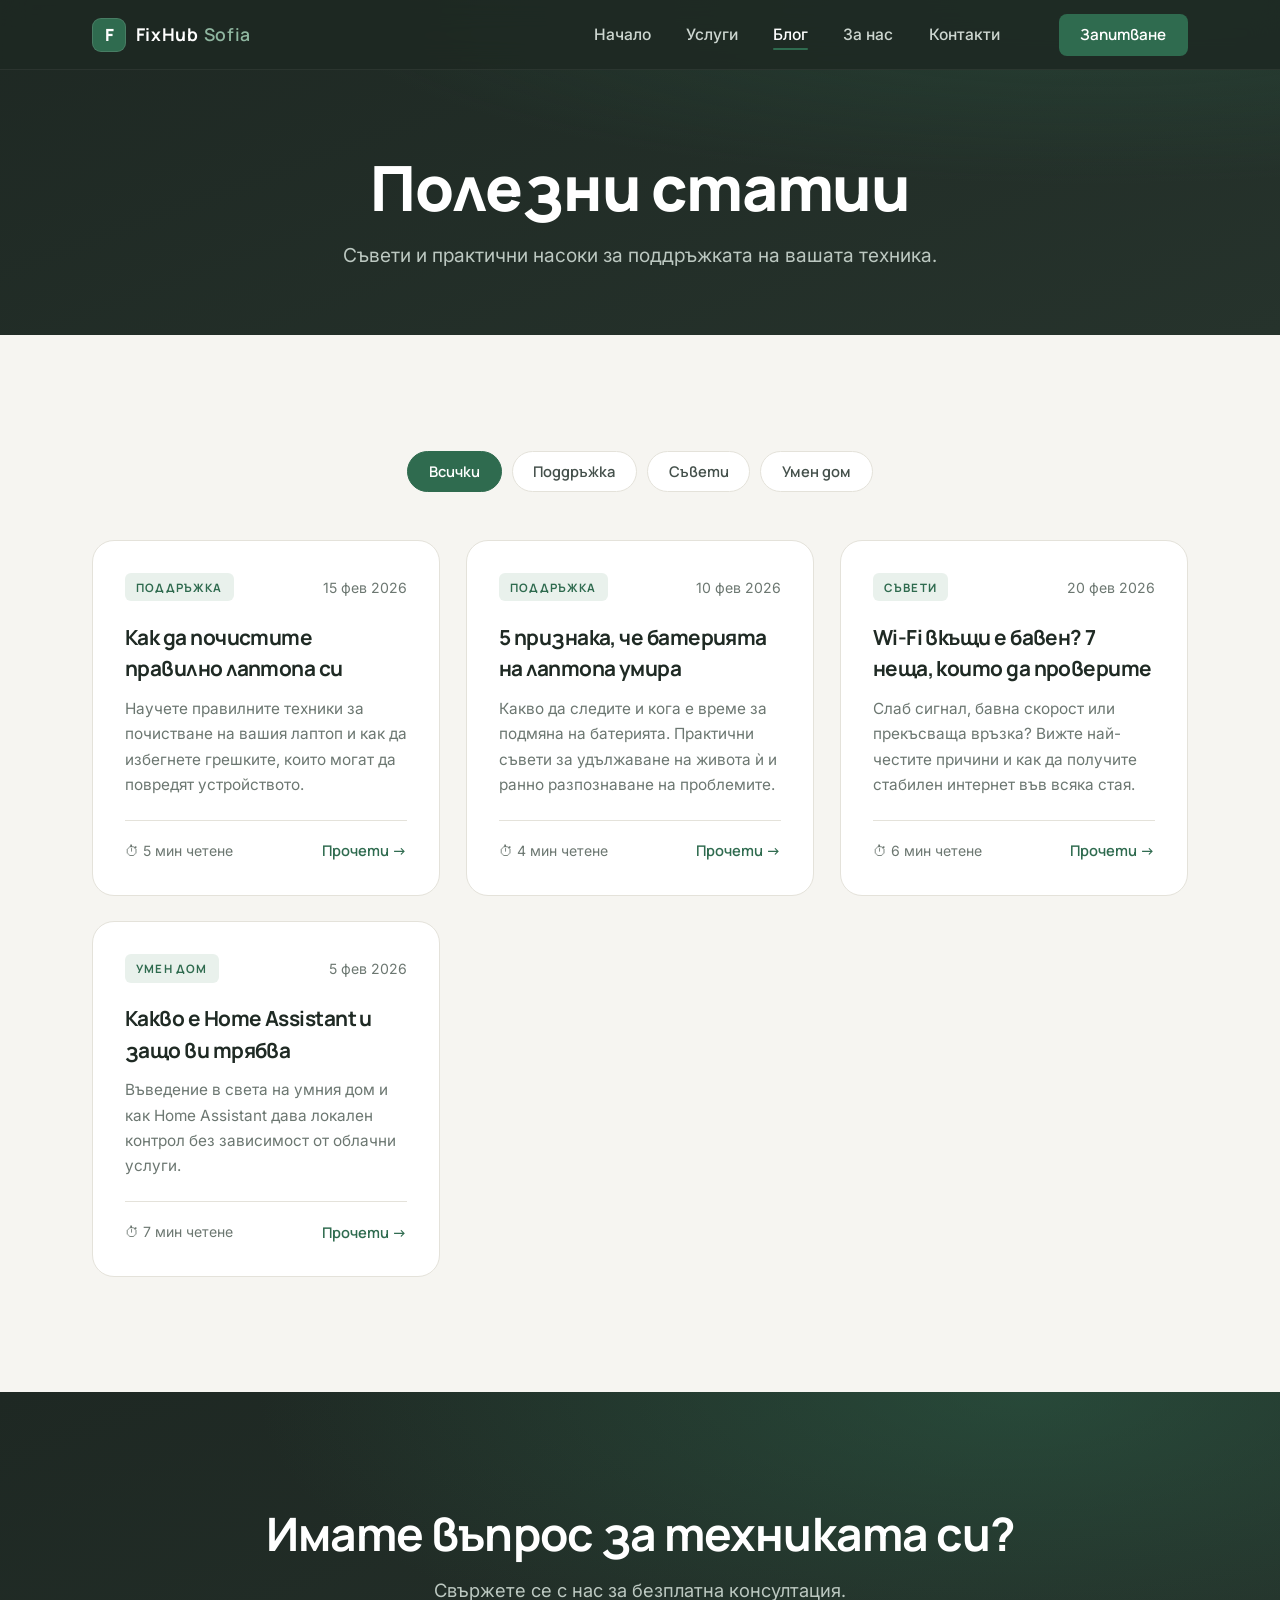
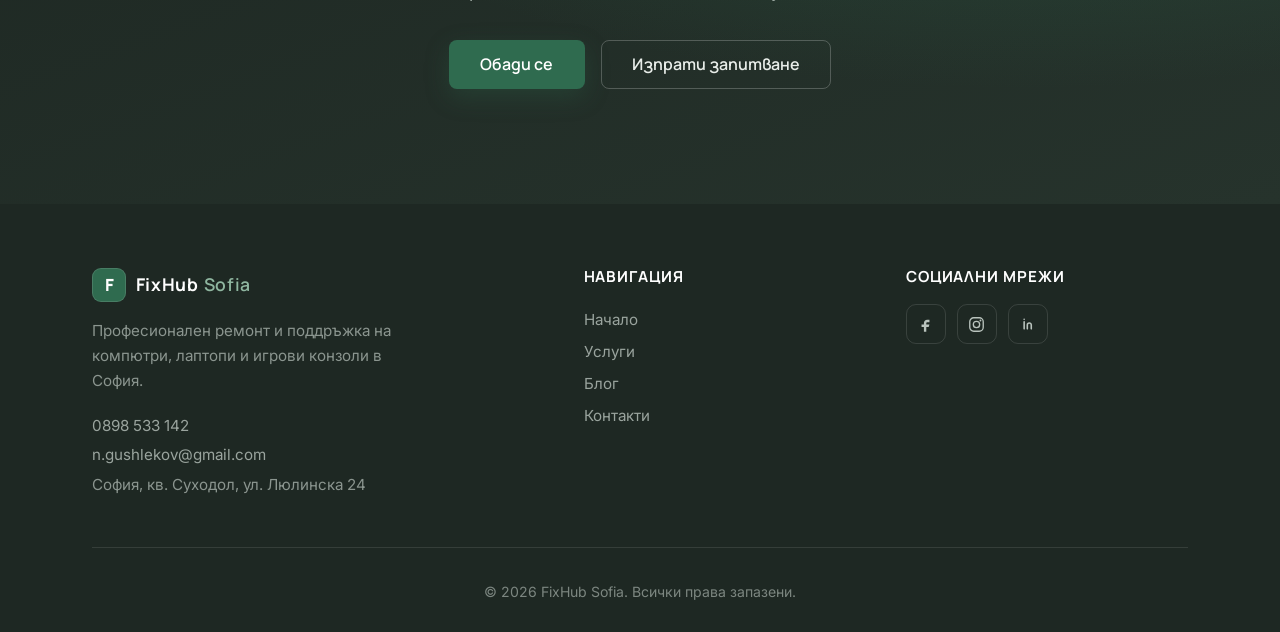
<file: blog/index.html>
<!DOCTYPE html>
<html lang="bg">
<head>
    <meta charset="UTF-8">
    <meta name="viewport" content="width=device-width, initial-scale=1.0">

    <title>Блог — Полезни статии | FixHub Sofia</title>
    <meta name="description" content="Полезни статии и съвети за поддръжка на компютри, лаптопи и техника. Експертни насоки от FixHub Sofia.">

    <link rel="icon" type="image/png" href="data:image/svg+xml,<svg xmlns='http://www.w3.org/2000/svg' viewBox='0 0 100 100'><rect width='100' height='100' rx='22' fill='%232f6b4f'/><text x='50' y='72' font-size='62' font-family='Arial' font-weight='bold' fill='white' text-anchor='middle'>F</text></svg>">
    <link rel="stylesheet" href="../css/style.css">
</head>
<body>

<!-- Navigation -->
<nav class="navbar" id="navbar">
    <div class="nav-container">
        <a href="../index.html" class="nav-logo">
            <span class="logo-mark">F</span>
            <span class="logo-text">FixHub <span>Sofia</span></span>
        </a>

        <ul class="nav-menu" id="nav-menu">
            <li><a href="../index.html#home" class="nav-link">Начало</a></li>
            <li><a href="../index.html#services" class="nav-link">Услуги</a></li>
            <li><a href="index.html" class="nav-link active">Блог</a></li>
            <li><a href="../index.html#about" class="nav-link">За нас</a></li>
            <li><a href="../index.html#contact" class="nav-link">Контакти</a></li>
            <li><a href="../index.html#contact" class="nav-cta">Запитване</a></li>
        </ul>

        <div class="hamburger" id="hamburger">
            <span></span>
            <span></span>
            <span></span>
        </div>
    </div>
</nav>

<!-- Blog Header -->
<section class="page-header on-dark">
    <div class="container">
        <h1>Полезни статии</h1>
        <p class="page-header-subtitle">
            Съвети и практични насоки за поддръжката на вашата техника.
        </p>
    </div>
</section>

<!-- Blog Grid -->
<section class="section blog-index">
    <div class="container">

        <div class="blog-categories">
            <button class="category-filter active" data-category="all">Всички</button>
            <button class="category-filter" data-category="maintenance">Поддръжка</button>
            <button class="category-filter" data-category="tips">Съвети</button>
            <button class="category-filter" data-category="smart-home">Умен дом</button>
        </div>

        <div class="blog-articles-grid">

            <article class="blog-index-card" data-category="maintenance">
                <div class="blog-card-header">
                    <span class="blog-card-category">Поддръжка</span>
                    <span class="blog-card-date">15 фев 2026</span>
                </div>
                <h3 class="blog-card-title">
                    <a href="articles/clean-laptop.html">Как да почистите правилно лаптопа си</a>
                </h3>
                <p class="blog-card-excerpt">
                    Научете правилните техники за почистване на вашия лаптоп и как да избегнете грешките, които могат да повредят устройството.
                </p>
                <div class="blog-card-footer">
                    <span class="reading-time">⏱ 5 мин четене</span>
                    <a href="articles/clean-laptop.html" class="blog-card-link">Прочети →</a>
                </div>
            </article>

            <article class="blog-index-card" data-category="maintenance">
                <div class="blog-card-header">
                    <span class="blog-card-category">Поддръжка</span>
                    <span class="blog-card-date">10 фев 2026</span>
                </div>
                <h3 class="blog-card-title">
                    <a href="articles/battery-life.html">5 признака, че батерията на лаптопа умира</a>
                </h3>
                <p class="blog-card-excerpt">
                    Какво да следите и кога е време за подмяна на батерията. Практични съвети за удължаване на живота ѝ и ранно разпознаване на проблемите.
                </p>
                <div class="blog-card-footer">
                    <span class="reading-time">⏱ 4 мин четене</span>
                    <a href="articles/battery-life.html" class="blog-card-link">Прочети →</a>
                </div>
            </article>

            <article class="blog-index-card" data-category="tips">
                <div class="blog-card-header">
                    <span class="blog-card-category">Съвети</span>
                    <span class="blog-card-date">20 фев 2026</span>
                </div>
                <h3 class="blog-card-title">
                    <a href="articles/wifi-slow-home.html">Wi-Fi вкъщи е бавен? 7 неща, които да проверите</a>
                </h3>
                <p class="blog-card-excerpt">
                    Слаб сигнал, бавна скорост или прекъсваща връзка? Вижте най-честите причини и как да получите стабилен интернет във всяка стая.
                </p>
                <div class="blog-card-footer">
                    <span class="reading-time">⏱ 6 мин четене</span>
                    <a href="articles/wifi-slow-home.html" class="blog-card-link">Прочети →</a>
                </div>
            </article>

            <article class="blog-index-card" data-category="smart-home">
                <div class="blog-card-header">
                    <span class="blog-card-category">Умен дом</span>
                    <span class="blog-card-date">5 фев 2026</span>
                </div>
                <h3 class="blog-card-title">
                    <a href="articles/home-assistant-intro.html">Какво е Home Assistant и защо ви трябва</a>
                </h3>
                <p class="blog-card-excerpt">
                    Въведение в света на умния дом и как Home Assistant дава локален контрол без зависимост от облачни услуги.
                </p>
                <div class="blog-card-footer">
                    <span class="reading-time">⏱ 7 мин четене</span>
                    <a href="articles/home-assistant-intro.html" class="blog-card-link">Прочети →</a>
                </div>
            </article>

        </div>
    </div>
</section>

<!-- CTA Section -->
<section class="section cta-section on-dark">
    <div class="container">
        <h2>Имате въпрос за техниката си?</h2>
        <p>Свържете се с нас за безплатна консултация.</p>
        <div class="cta-buttons">
            <a href="tel:+359898533142" class="btn btn-primary">Обади се</a>
            <a href="../index.html#contact" class="btn btn-secondary">Изпрати запитване</a>
        </div>
    </div>
</section>

<!-- Footer -->
<footer class="footer">
    <div class="container">
        <div class="footer-content">
            <div class="footer-brand">
                <a href="../index.html" class="nav-logo">
                    <span class="logo-mark">F</span>
                    <span class="logo-text">FixHub <span>Sofia</span></span>
                </a>
                <p>Професионален ремонт и поддръжка на компютри, лаптопи и игрови конзоли в София.</p>
                <p class="footer-contact">
                    <a href="tel:+359898533142">0898 533 142</a><br>
                    <a href="mailto:n.gushlekov@gmail.com">n.gushlekov@gmail.com</a><br>
                    София, кв. Суходол, ул. Люлинска 24
                </p>
            </div>

            <div class="footer-links">
                <h4>Навигация</h4>
                <ul>
                    <li><a href="../index.html#home">Начало</a></li>
                    <li><a href="../index.html#services">Услуги</a></li>
                    <li><a href="index.html">Блог</a></li>
                    <li><a href="../index.html#contact">Контакти</a></li>
                </ul>
            </div>

            <div class="footer-social">
                <h4>Социални мрежи</h4>
                <div class="social-icons">
                    <a href="#" aria-label="Facebook"><svg viewBox="0 0 24 24" fill="currentColor"><path d="M14 9h3V6h-3c-2.2 0-4 1.8-4 4v2H7v3h3v6h3v-6h3l1-3h-4v-2c0-.6.4-1 1-1Z"/></svg></a>
                    <a href="#" aria-label="Instagram"><svg viewBox="0 0 24 24" fill="none" stroke="currentColor" stroke-width="1.7"><rect x="3.5" y="3.5" width="17" height="17" rx="5"/><circle cx="12" cy="12" r="4"/><circle cx="17" cy="7" r="1.2" fill="currentColor" stroke="none"/></svg></a>
                    <a href="#" aria-label="LinkedIn"><svg viewBox="0 0 24 24"><path d="M6.5 8.5v9M6.5 5.5v.01M10.5 17.5v-5a2.5 2.5 0 0 1 5 0v5M10.5 12.5v5" stroke="currentColor" stroke-width="2" stroke-linecap="round" fill="none"/></svg></a>
                </div>
            </div>
        </div>

        <div class="footer-bottom">
            <p>&copy; 2026 FixHub Sofia. Всички права запазени.</p>
        </div>
    </div>
</footer>

<script src="../js/script.js"></script>
<script>
    const filterBtns = document.querySelectorAll('.category-filter');
    const articles = document.querySelectorAll('.blog-index-card');

    filterBtns.forEach(btn => {
        btn.addEventListener('click', () => {
            filterBtns.forEach(b => b.classList.remove('active'));
            btn.classList.add('active');
            const category = btn.dataset.category;
            articles.forEach(article => {
                article.style.display = (category === 'all' || article.dataset.category === category) ? 'flex' : 'none';
            });
        });
    });
</script>
</body>
</html>
</file>
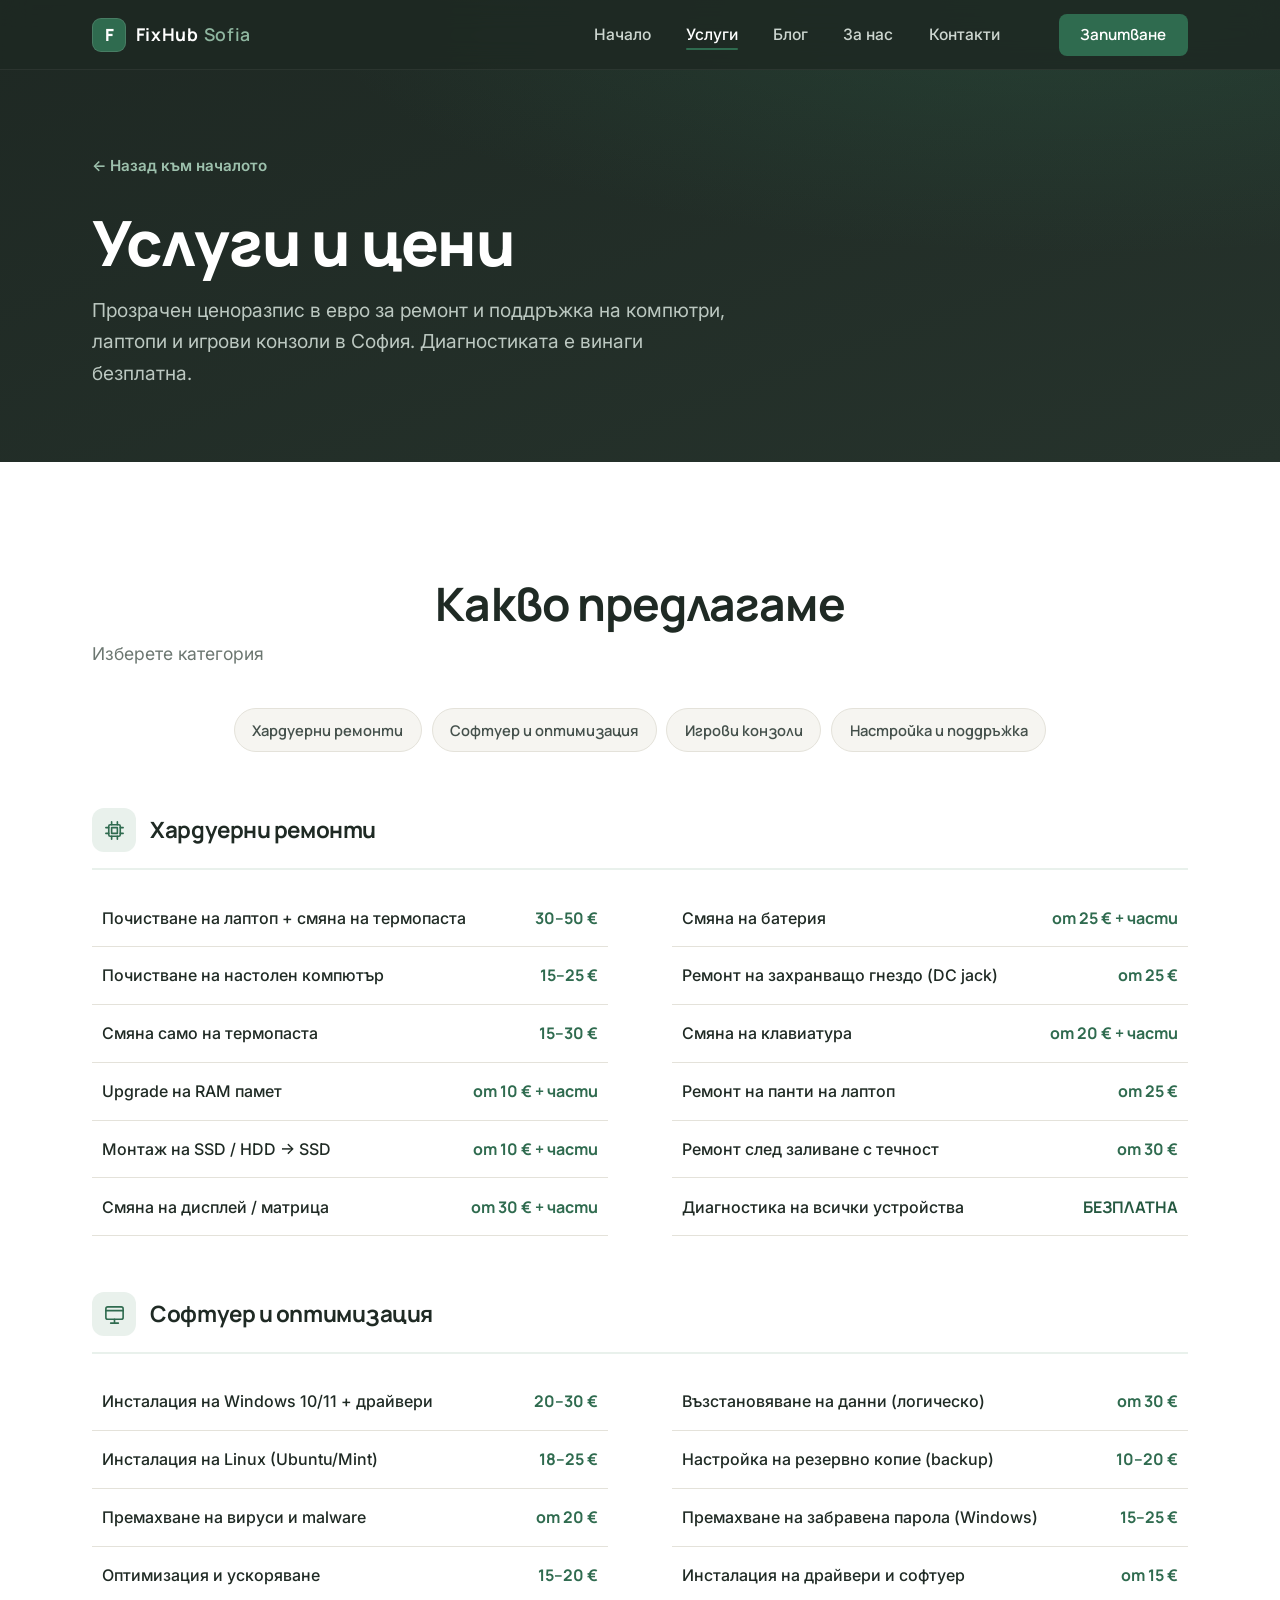
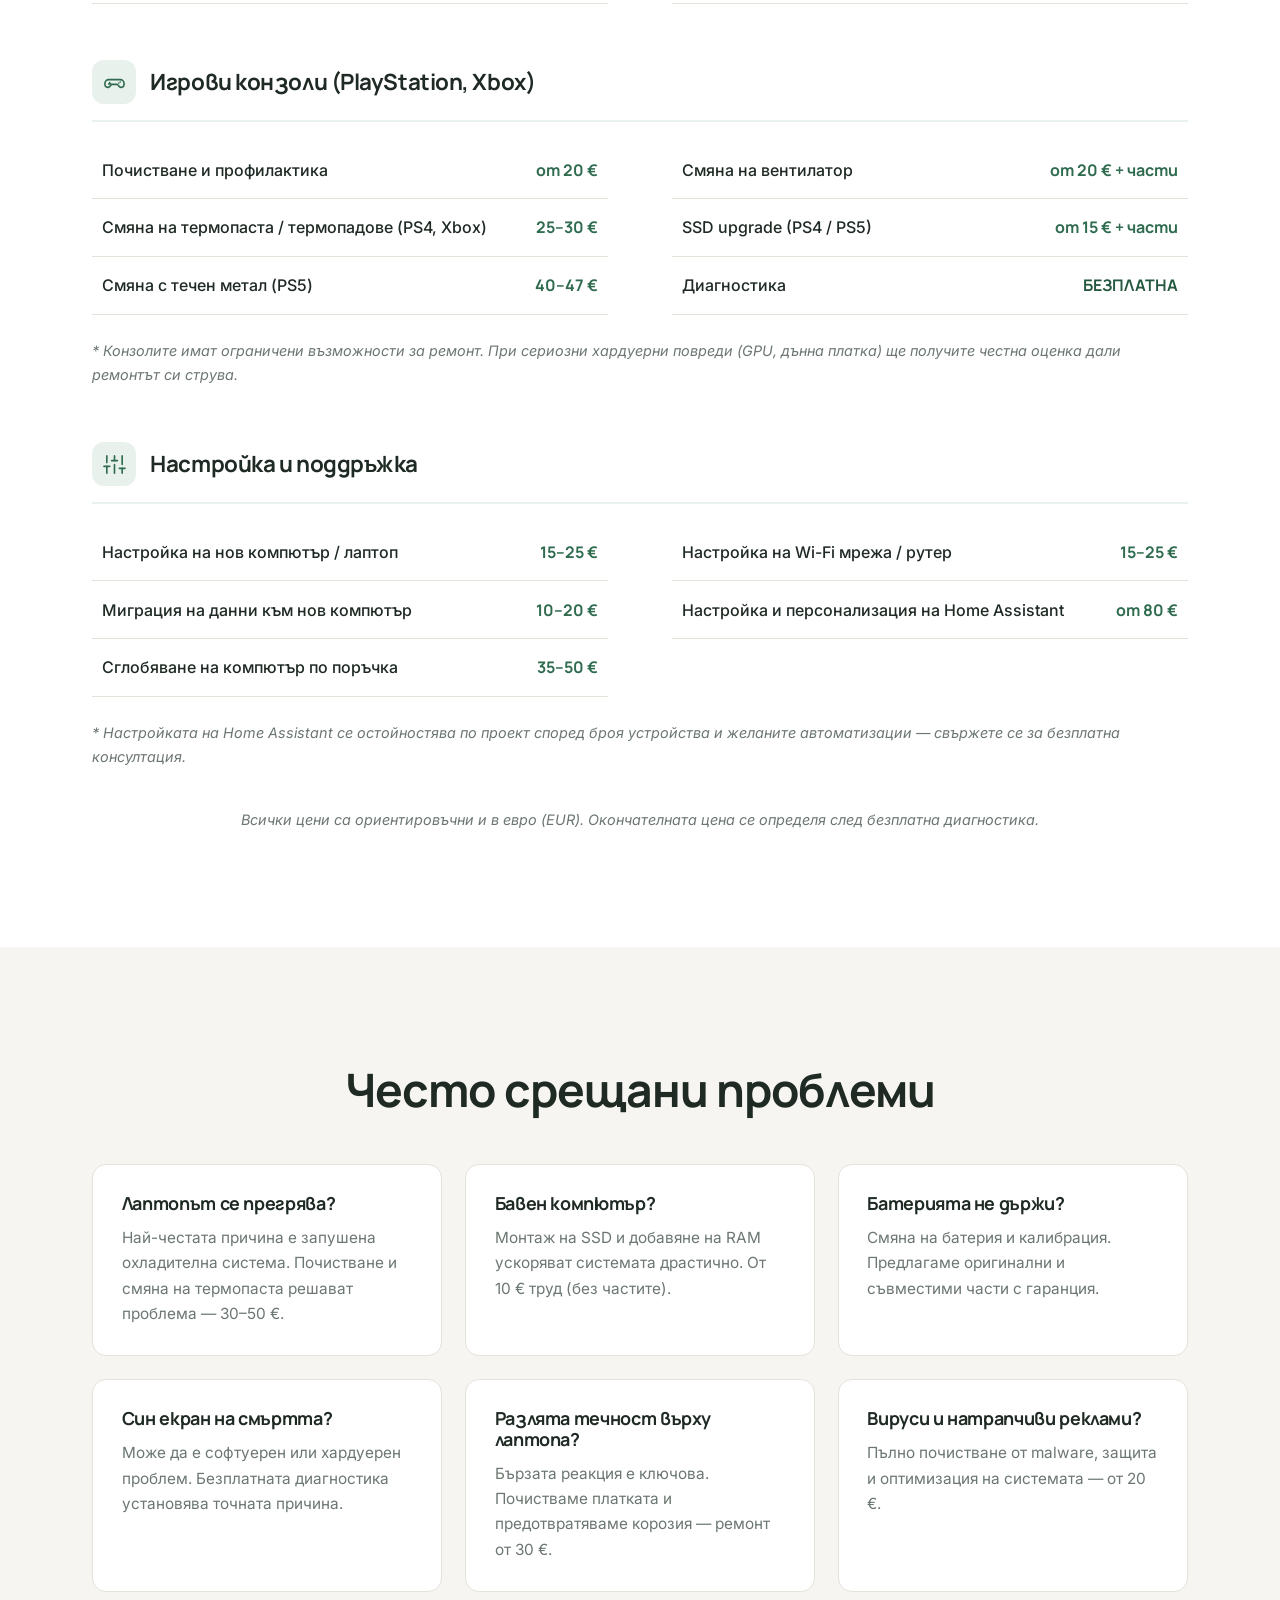
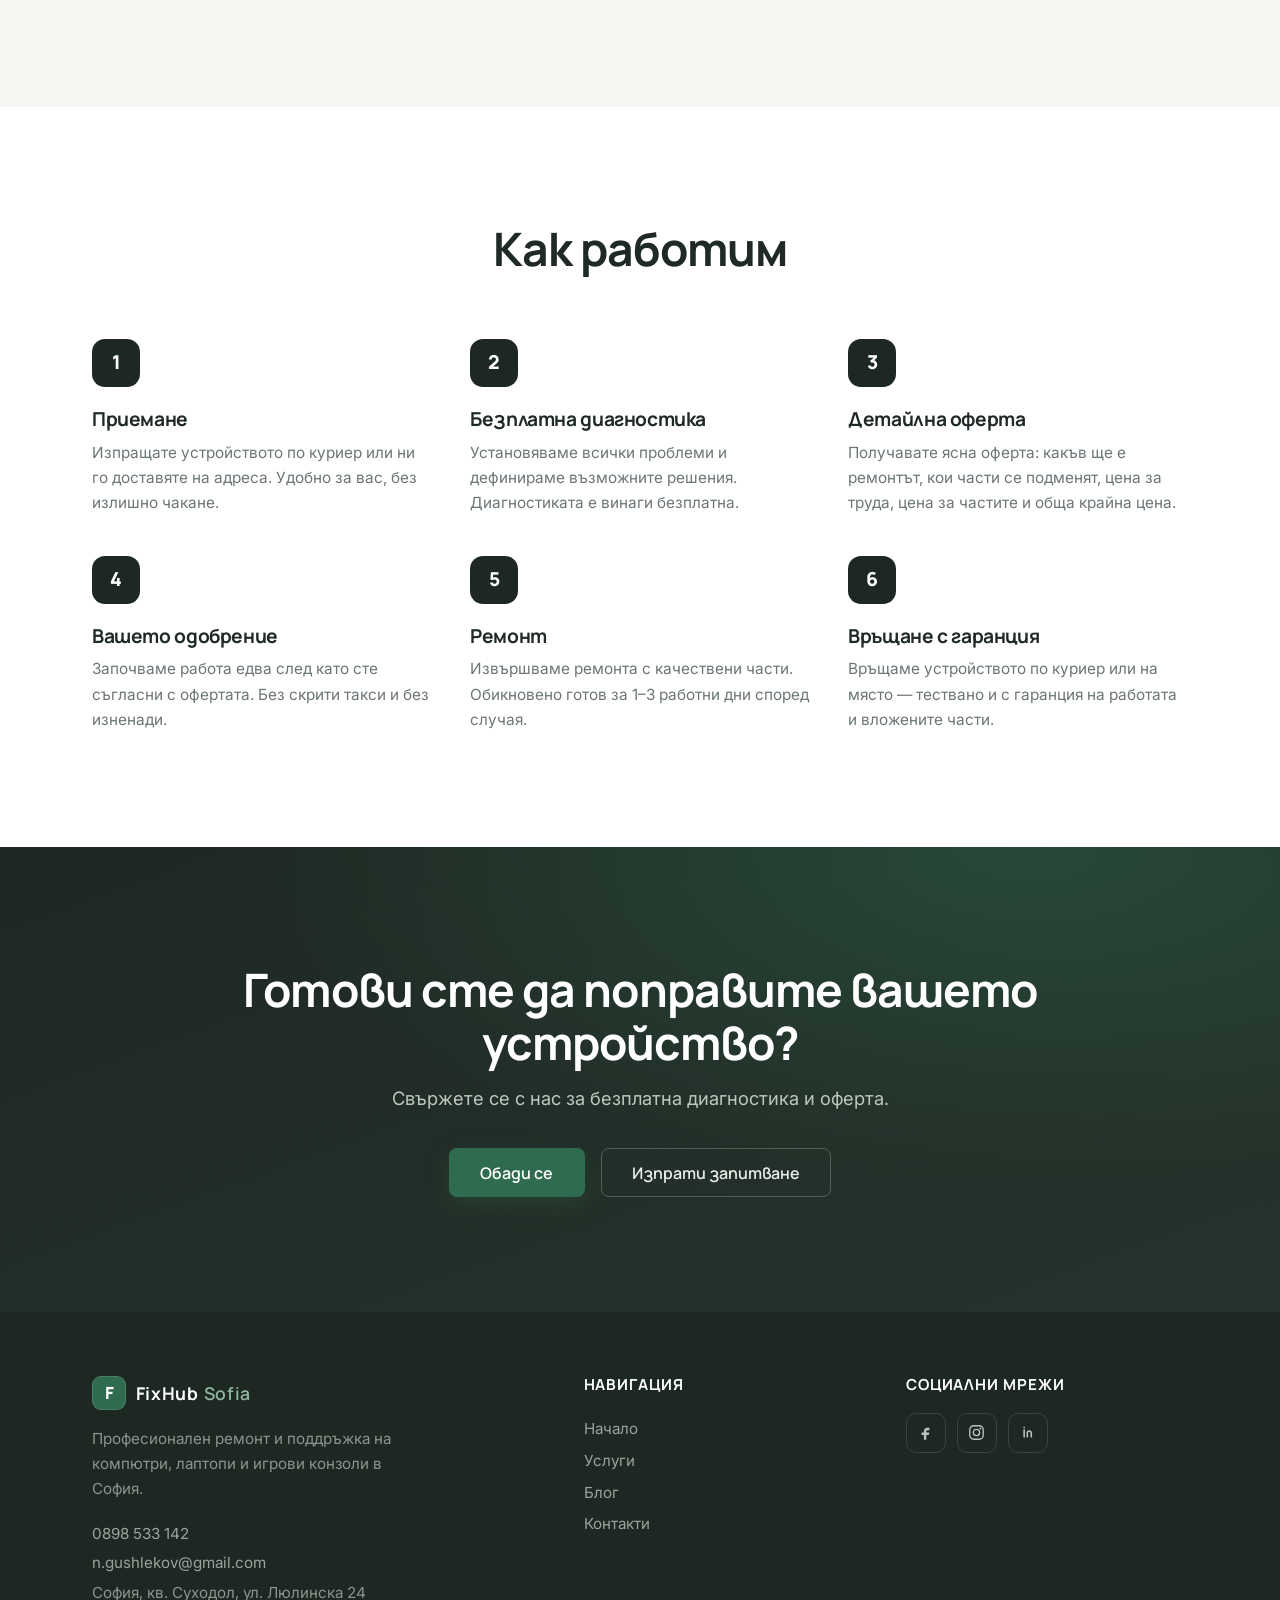
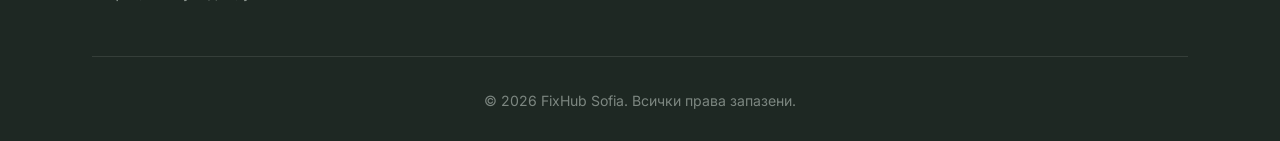
<file: services/computers.html>
<!DOCTYPE html>
<html lang="bg">
<head>
    <meta charset="UTF-8">
    <meta name="viewport" content="width=device-width, initial-scale=1.0">

    <title>Услуги и цени — ремонт на компютри, лаптопи и конзоли | FixHub Sofia</title>
    <meta name="description" content="Пълен ценоразпис в евро за ремонт и поддръжка на компютри, лаптопи и игрови конзоли в София. Почистване, термопаста, upgrade, Windows, Home Assistant. Безплатна диагностика.">

    <link rel="icon" type="image/png" href="data:image/svg+xml,<svg xmlns='http://www.w3.org/2000/svg' viewBox='0 0 100 100'><rect width='100' height='100' rx='22' fill='%232f6b4f'/><text x='50' y='72' font-size='62' font-family='Arial' font-weight='bold' fill='white' text-anchor='middle'>F</text></svg>">
    <link rel="stylesheet" href="../css/style.css">
</head>
<body>

<!-- Navigation -->
<nav class="navbar" id="navbar">
    <div class="nav-container">
        <a href="../index.html" class="nav-logo">
            <span class="logo-mark">F</span>
            <span class="logo-text">FixHub <span>Sofia</span></span>
        </a>

        <ul class="nav-menu" id="nav-menu">
            <li><a href="../index.html#home" class="nav-link">Начало</a></li>
            <li><a href="../index.html#services" class="nav-link active">Услуги</a></li>
            <li><a href="../index.html#blog" class="nav-link">Блог</a></li>
            <li><a href="../index.html#about" class="nav-link">За нас</a></li>
            <li><a href="../index.html#contact" class="nav-link">Контакти</a></li>
            <li><a href="../index.html#contact" class="nav-cta">Запитване</a></li>
        </ul>

        <div class="hamburger" id="hamburger">
            <span></span>
            <span></span>
            <span></span>
        </div>
    </div>
</nav>

<!-- Service Hero -->
<section class="service-hero on-dark">
    <div class="container">
        <a href="../index.html#services" class="back-link">← Назад към началото</a>
        <h1>Услуги и цени</h1>
        <p class="service-hero-subtitle">
            Прозрачен ценоразпис в евро за ремонт и поддръжка на компютри, лаптопи и игрови конзоли в София.
            Диагностиката е винаги безплатна.
        </p>
    </div>
</section>

<!-- Detailed Services -->
<section class="section service-details">
    <div class="container">
        <h2>Какво предлагаме</h2>
        <p class="section-subtitle" style="margin: 0 auto;">Изберете категория</p>

        <nav class="cat-nav">
            <a href="#hardware">Хардуерни ремонти</a>
            <a href="#software">Софтуер и оптимизация</a>
            <a href="#consoles">Игрови конзоли</a>
            <a href="#setup">Настройка и поддръжка</a>
        </nav>

        <!-- Hardware -->
        <div class="price-block" id="hardware">
            <div class="price-block-head">
                <div class="pb-ico">
                    <svg viewBox="0 0 24 24" fill="none" stroke="currentColor" stroke-width="1.7" stroke-linecap="round" stroke-linejoin="round">
                        <rect x="6" y="6" width="12" height="12" rx="1.5"/><rect x="9" y="9" width="6" height="6"/>
                        <path d="M9 3v3M15 3v3M9 18v3M15 18v3M3 9h3M3 15h3M18 9h3M18 15h3"/>
                    </svg>
                </div>
                <h3>Хардуерни ремонти</h3>
            </div>

            <div class="price-grid">
                <ul class="service-list">
                    <li><span class="service-name">Почистване на лаптоп + смяна на термопаста</span><span class="service-detail-price">30–50 €</span></li>
                    <li><span class="service-name">Почистване на настолен компютър</span><span class="service-detail-price">15–25 €</span></li>
                    <li><span class="service-name">Смяна само на термопаста</span><span class="service-detail-price">15–30 €</span></li>
                    <li><span class="service-name">Upgrade на RAM памет</span><span class="service-detail-price">от 10 € + части</span></li>
                    <li><span class="service-name">Монтаж на SSD / HDD → SSD</span><span class="service-detail-price">от 10 € + части</span></li>
                    <li><span class="service-name">Смяна на дисплей / матрица</span><span class="service-detail-price">от 30 € + части</span></li>
                </ul>
                <ul class="service-list">
                    <li><span class="service-name">Смяна на батерия</span><span class="service-detail-price">от 25 € + части</span></li>
                    <li><span class="service-name">Ремонт на захранващо гнездо (DC jack)</span><span class="service-detail-price">от 25 €</span></li>
                    <li><span class="service-name">Смяна на клавиатура</span><span class="service-detail-price">от 20 € + части</span></li>
                    <li><span class="service-name">Ремонт на панти на лаптоп</span><span class="service-detail-price">от 25 €</span></li>
                    <li><span class="service-name">Ремонт след заливане с течност</span><span class="service-detail-price">от 30 €</span></li>
                    <li><span class="service-name">Диагностика на всички устройства</span><span class="service-detail-price free">БЕЗПЛАТНА</span></li>
                </ul>
            </div>
        </div>

        <!-- Software -->
        <div class="price-block" id="software">
            <div class="price-block-head">
                <div class="pb-ico">
                    <svg viewBox="0 0 24 24" fill="none" stroke="currentColor" stroke-width="1.7" stroke-linecap="round" stroke-linejoin="round">
                        <rect x="3" y="4" width="18" height="13" rx="2"/><path d="M3 8h18M8 21h8M12 17v4"/>
                    </svg>
                </div>
                <h3>Софтуер и оптимизация</h3>
            </div>

            <div class="price-grid">
                <ul class="service-list">
                    <li><span class="service-name">Инсталация на Windows 10/11 + драйвери</span><span class="service-detail-price">20–30 €</span></li>
                    <li><span class="service-name">Инсталация на Linux (Ubuntu/Mint)</span><span class="service-detail-price">18–25 €</span></li>
                    <li><span class="service-name">Премахване на вируси и malware</span><span class="service-detail-price">от 20 €</span></li>
                    <li><span class="service-name">Оптимизация и ускоряване</span><span class="service-detail-price">15–20 €</span></li>
                </ul>
                <ul class="service-list">
                    <li><span class="service-name">Възстановяване на данни (логическо)</span><span class="service-detail-price">от 30 €</span></li>
                    <li><span class="service-name">Настройка на резервно копие (backup)</span><span class="service-detail-price">10–20 €</span></li>
                    <li><span class="service-name">Премахване на забравена парола (Windows)</span><span class="service-detail-price">15–25 €</span></li>
                    <li><span class="service-name">Инсталация на драйвери и софтуер</span><span class="service-detail-price">от 15 €</span></li>
                </ul>
            </div>
        </div>

        <!-- Consoles -->
        <div class="price-block" id="consoles">
            <div class="price-block-head">
                <div class="pb-ico">
                    <svg viewBox="0 0 24 24" fill="none" stroke="currentColor" stroke-width="1.7" stroke-linecap="round" stroke-linejoin="round">
                        <path d="M6 9h12a4 4 0 0 1 4 4v1a3 3 0 0 1-5.5 1.7L15 14H9l-1.5 1.7A3 3 0 0 1 2 14v-1a4 4 0 0 1 4-4Z"/>
                        <path d="M7 12v-.01M6 13.5h2M16.5 12.5v.01M18 11.5v.01"/>
                    </svg>
                </div>
                <h3>Игрови конзоли (PlayStation, Xbox)</h3>
            </div>

            <div class="price-grid">
                <ul class="service-list">
                    <li><span class="service-name">Почистване и профилактика</span><span class="service-detail-price">от 20 €</span></li>
                    <li><span class="service-name">Смяна на термопаста / термопадове (PS4, Xbox)</span><span class="service-detail-price">25–30 €</span></li>
                    <li><span class="service-name">Смяна с течен метал (PS5)</span><span class="service-detail-price">40–47 €</span></li>
                </ul>
                <ul class="service-list">
                    <li><span class="service-name">Смяна на вентилатор</span><span class="service-detail-price">от 20 € + части</span></li>
                    <li><span class="service-name">SSD upgrade (PS4 / PS5)</span><span class="service-detail-price">от 15 € + части</span></li>
                    <li><span class="service-name">Диагностика</span><span class="service-detail-price free">БЕЗПЛАТНА</span></li>
                </ul>
            </div>
            <p class="pricing-note" style="text-align:left; margin-top:1.5rem;">
                * Конзолите имат ограничени възможности за ремонт. При сериозни хардуерни повреди (GPU, дънна платка)
                ще получите честна оценка дали ремонтът си струва.
            </p>
        </div>

        <!-- Setup & support -->
        <div class="price-block" id="setup">
            <div class="price-block-head">
                <div class="pb-ico">
                    <svg viewBox="0 0 24 24" fill="none" stroke="currentColor" stroke-width="1.7" stroke-linecap="round" stroke-linejoin="round">
                        <path d="M4 21v-7M4 10V3M12 21v-9M12 8V3M20 21v-5M20 12V3"/><path d="M1 14h6M9 8h6M17 16h6"/>
                    </svg>
                </div>
                <h3>Настройка и поддръжка</h3>
            </div>

            <div class="price-grid">
                <ul class="service-list">
                    <li><span class="service-name">Настройка на нов компютър / лаптоп</span><span class="service-detail-price">15–25 €</span></li>
                    <li><span class="service-name">Миграция на данни към нов компютър</span><span class="service-detail-price">10–20 €</span></li>
                    <li><span class="service-name">Сглобяване на компютър по поръчка</span><span class="service-detail-price">35–50 €</span></li>
                </ul>
                <ul class="service-list">
                    <li><span class="service-name">Настройка на Wi-Fi мрежа / рутер</span><span class="service-detail-price">15–25 €</span></li>
                    <li><span class="service-name">Настройка и персонализация на Home Assistant</span><span class="service-detail-price">от 80 €</span></li>
                </ul>
            </div>
            <p class="pricing-note" style="text-align:left; margin-top:1.5rem;">
                * Настройката на Home Assistant се остойностява по проект според броя устройства и желаните автоматизации —
                свържете се за безплатна консултация.
            </p>
        </div>

        <p class="pricing-note">
            Всички цени са ориентировъчни и в евро (EUR). Окончателната цена се определя след безплатна диагностика.
        </p>
    </div>
</section>

<!-- Common Problems FAQ -->
<section class="section faq-section">
    <div class="container">
        <h2>Често срещани проблеми</h2>

        <div class="faq-grid">
            <div class="faq-item reveal">
                <h3>Лаптопът се прегрява?</h3>
                <p>Най-честата причина е запушена охладителна система. Почистване и смяна на термопаста решават проблема — 30–50 €.</p>
            </div>
            <div class="faq-item reveal">
                <h3>Бавен компютър?</h3>
                <p>Монтаж на SSD и добавяне на RAM ускоряват системата драстично. От 10 € труд (без частите).</p>
            </div>
            <div class="faq-item reveal">
                <h3>Батерията не държи?</h3>
                <p>Смяна на батерия и калибрация. Предлагаме оригинални и съвместими части с гаранция.</p>
            </div>
            <div class="faq-item reveal">
                <h3>Син екран на смъртта?</h3>
                <p>Може да е софтуерен или хардуерен проблем. Безплатната диагностика установява точната причина.</p>
            </div>
            <div class="faq-item reveal">
                <h3>Разлята течност върху лаптопа?</h3>
                <p>Бързата реакция е ключова. Почистваме платката и предотвратяваме корозия — ремонт от 30 €.</p>
            </div>
            <div class="faq-item reveal">
                <h3>Вируси и натрапчиви реклами?</h3>
                <p>Пълно почистване от malware, защита и оптимизация на системата — от 20 €.</p>
            </div>
        </div>
    </div>
</section>

<!-- Process -->
<section class="section process-section">
    <div class="container">
        <h2>Как работим</h2>

        <div class="process-steps six">
            <div class="process-step reveal">
                <div class="step-number">1</div>
                <h3>Приемане</h3>
                <p>Изпращате устройството по куриер или ни го доставяте на адреса. Удобно за вас, без излишно чакане.</p>
            </div>
            <div class="process-step reveal">
                <div class="step-number">2</div>
                <h3>Безплатна диагностика</h3>
                <p>Установяваме всички проблеми и дефинираме възможните решения. Диагностиката е винаги безплатна.</p>
            </div>
            <div class="process-step reveal">
                <div class="step-number">3</div>
                <h3>Детайлна оферта</h3>
                <p>Получавате ясна оферта: какъв ще е ремонтът, кои части се подменят, цена за труда, цена за частите и обща крайна цена.</p>
            </div>
            <div class="process-step reveal">
                <div class="step-number">4</div>
                <h3>Вашето одобрение</h3>
                <p>Започваме работа едва след като сте съгласни с офертата. Без скрити такси и без изненади.</p>
            </div>
            <div class="process-step reveal">
                <div class="step-number">5</div>
                <h3>Ремонт</h3>
                <p>Извършваме ремонта с качествени части. Обикновено готов за 1–3 работни дни според случая.</p>
            </div>
            <div class="process-step reveal">
                <div class="step-number">6</div>
                <h3>Връщане с гаранция</h3>
                <p>Връщаме устройството по куриер или на място — тествано и с гаранция на работата и вложените части.</p>
            </div>
        </div>
    </div>
</section>

<!-- CTA Section -->
<section class="section cta-section on-dark">
    <div class="container">
        <h2>Готови сте да поправите вашето устройство?</h2>
        <p>Свържете се с нас за безплатна диагностика и оферта.</p>
        <div class="cta-buttons">
            <a href="tel:+359898533142" class="btn btn-primary">Обади се</a>
            <a href="../index.html#contact" class="btn btn-secondary">Изпрати запитване</a>
        </div>
    </div>
</section>

<!-- Footer -->
<footer class="footer">
    <div class="container">
        <div class="footer-content">
            <div class="footer-brand">
                <a href="../index.html" class="nav-logo">
                    <span class="logo-mark">F</span>
                    <span class="logo-text">FixHub <span>Sofia</span></span>
                </a>
                <p>Професионален ремонт и поддръжка на компютри, лаптопи и игрови конзоли в София.</p>
                <p class="footer-contact">
                    <a href="tel:+359898533142">0898 533 142</a><br>
                    <a href="mailto:n.gushlekov@gmail.com">n.gushlekov@gmail.com</a><br>
                    София, кв. Суходол, ул. Люлинска 24
                </p>
            </div>

            <div class="footer-links">
                <h4>Навигация</h4>
                <ul>
                    <li><a href="../index.html#home">Начало</a></li>
                    <li><a href="../index.html#services">Услуги</a></li>
                    <li><a href="../index.html#blog">Блог</a></li>
                    <li><a href="../index.html#contact">Контакти</a></li>
                </ul>
            </div>

            <div class="footer-social">
                <h4>Социални мрежи</h4>
                <div class="social-icons">
                    <a href="#" aria-label="Facebook"><svg viewBox="0 0 24 24" fill="currentColor"><path d="M14 9h3V6h-3c-2.2 0-4 1.8-4 4v2H7v3h3v6h3v-6h3l1-3h-4v-2c0-.6.4-1 1-1Z"/></svg></a>
                    <a href="#" aria-label="Instagram"><svg viewBox="0 0 24 24" fill="none" stroke="currentColor" stroke-width="1.7"><rect x="3.5" y="3.5" width="17" height="17" rx="5"/><circle cx="12" cy="12" r="4"/><circle cx="17" cy="7" r="1.2" fill="currentColor" stroke="none"/></svg></a>
                    <a href="#" aria-label="LinkedIn"><svg viewBox="0 0 24 24"><path d="M6.5 8.5v9M6.5 5.5v.01M10.5 17.5v-5a2.5 2.5 0 0 1 5 0v5M10.5 12.5v5" stroke="currentColor" stroke-width="2" stroke-linecap="round" fill="none"/></svg></a>
                </div>
            </div>
        </div>

        <div class="footer-bottom">
            <p>&copy; 2026 FixHub Sofia. Всички права запазени.</p>
        </div>
    </div>
</footer>

<script src="../js/script.js"></script>
</body>
</html>
</file>
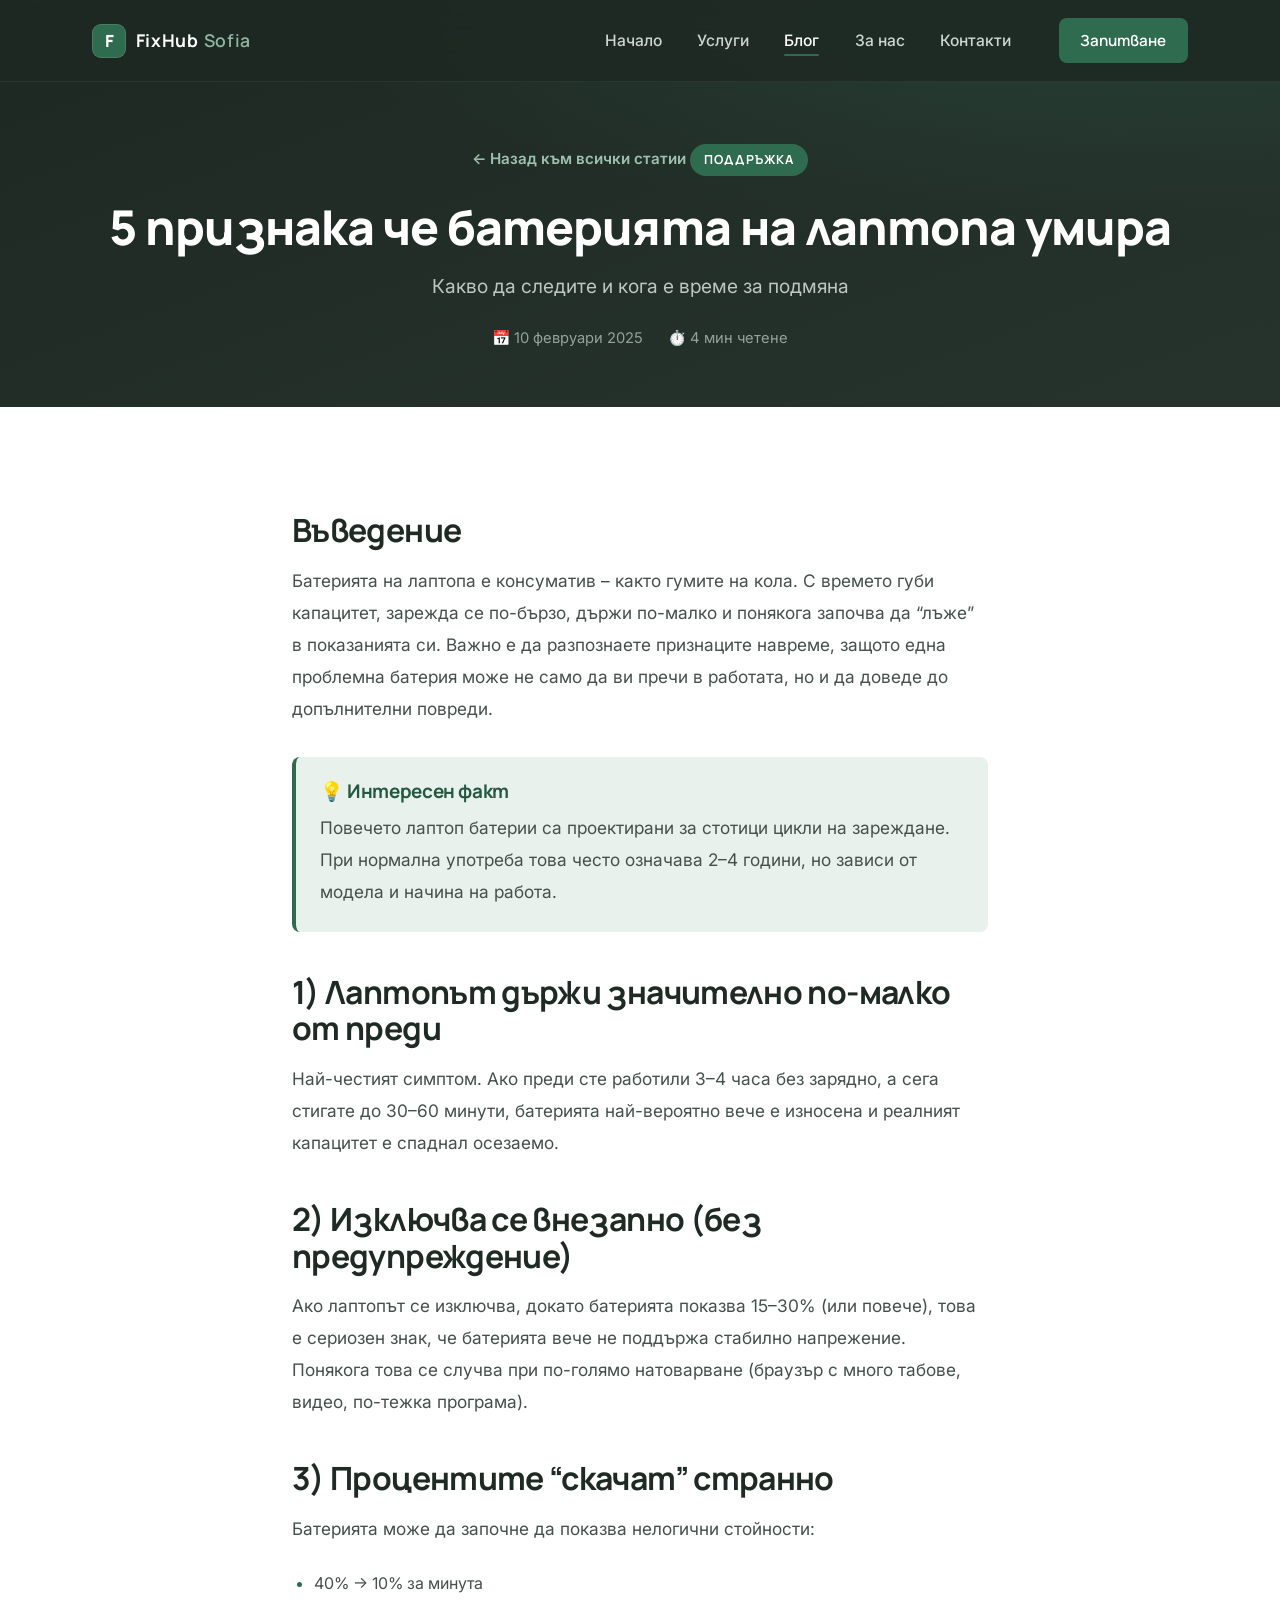
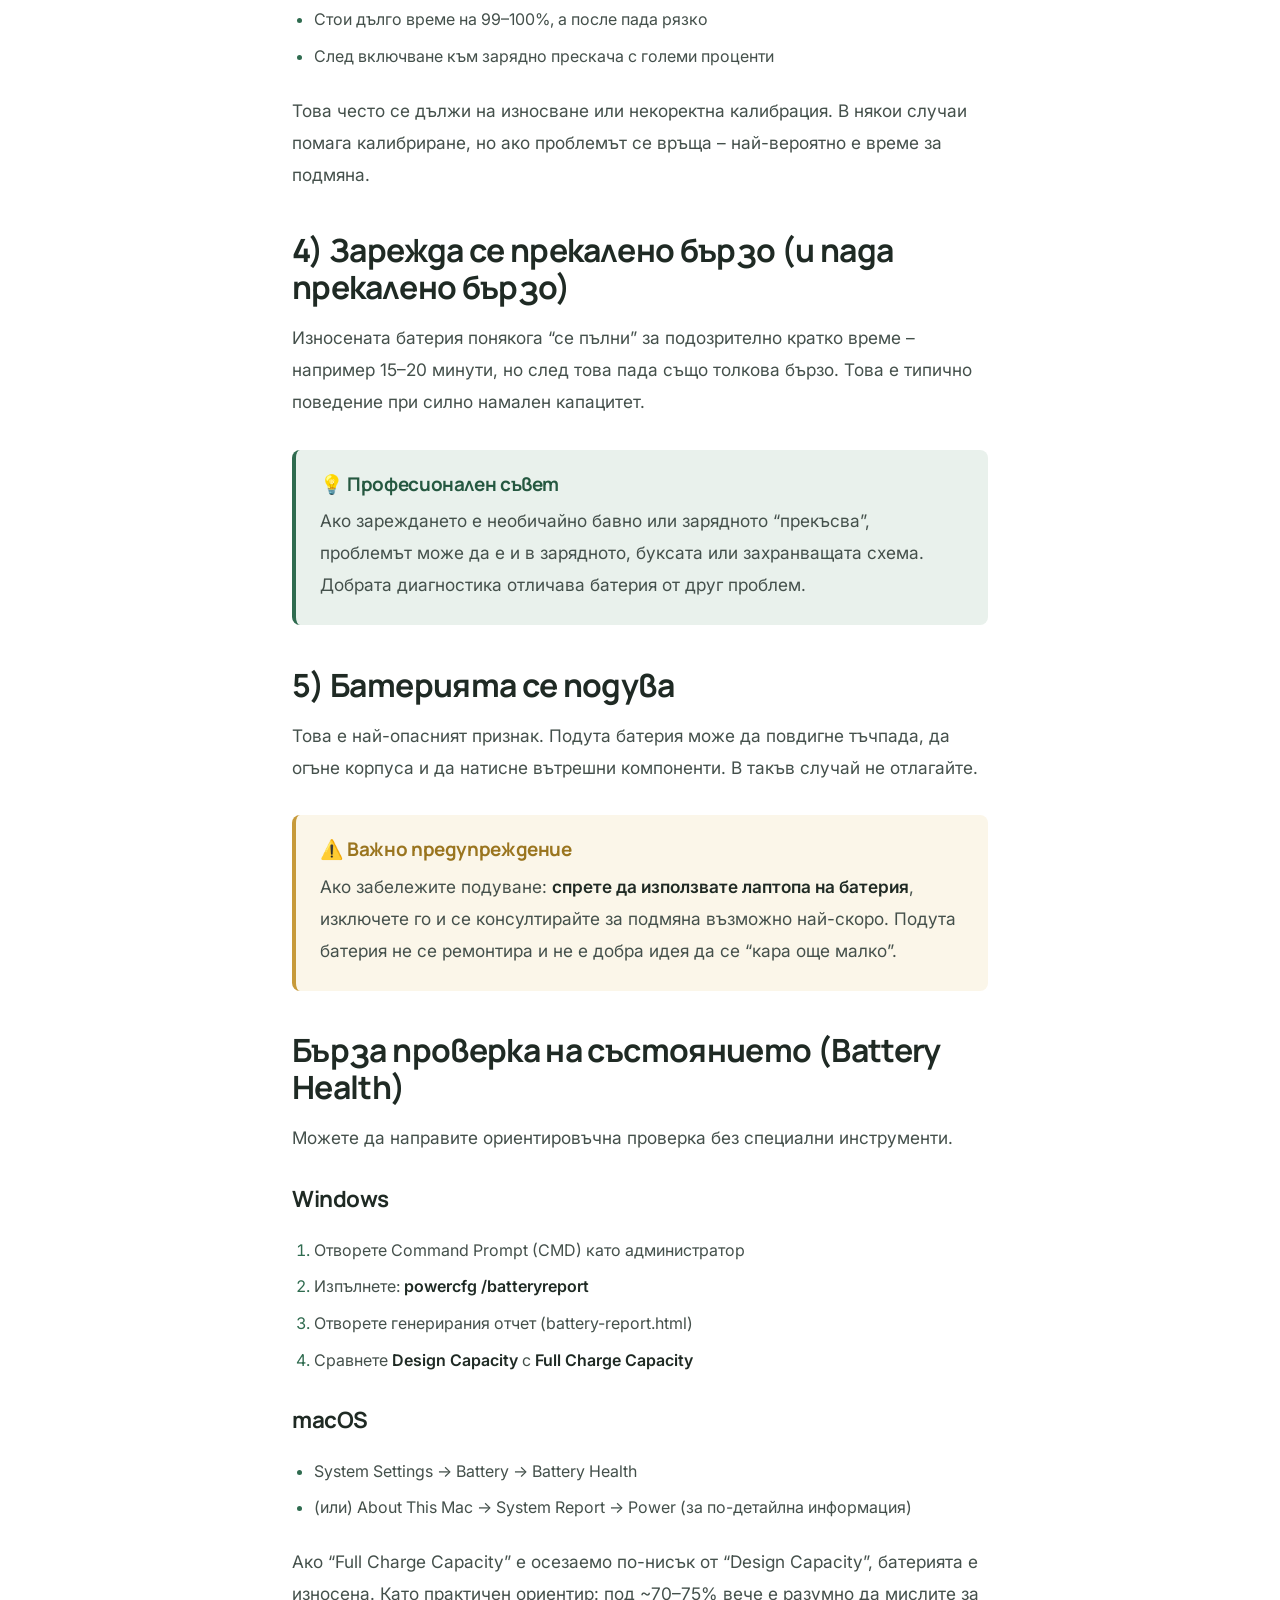
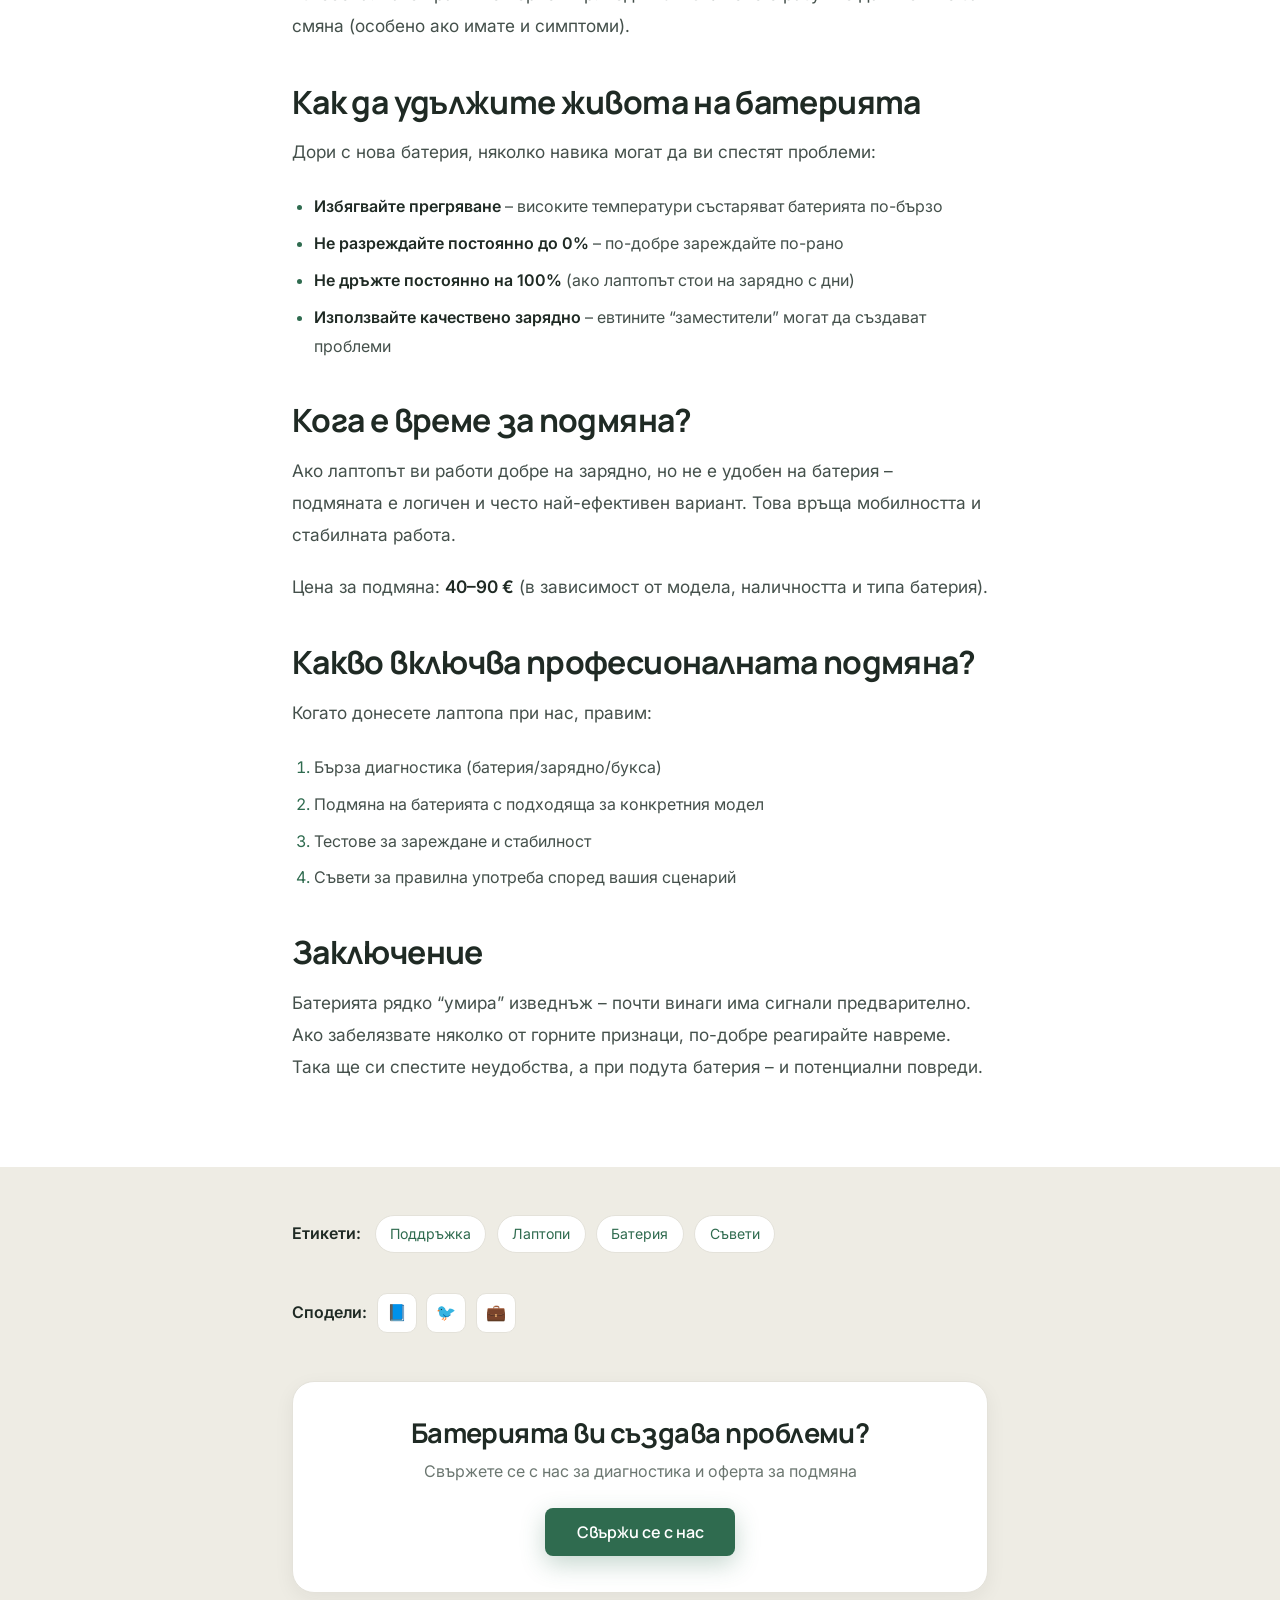
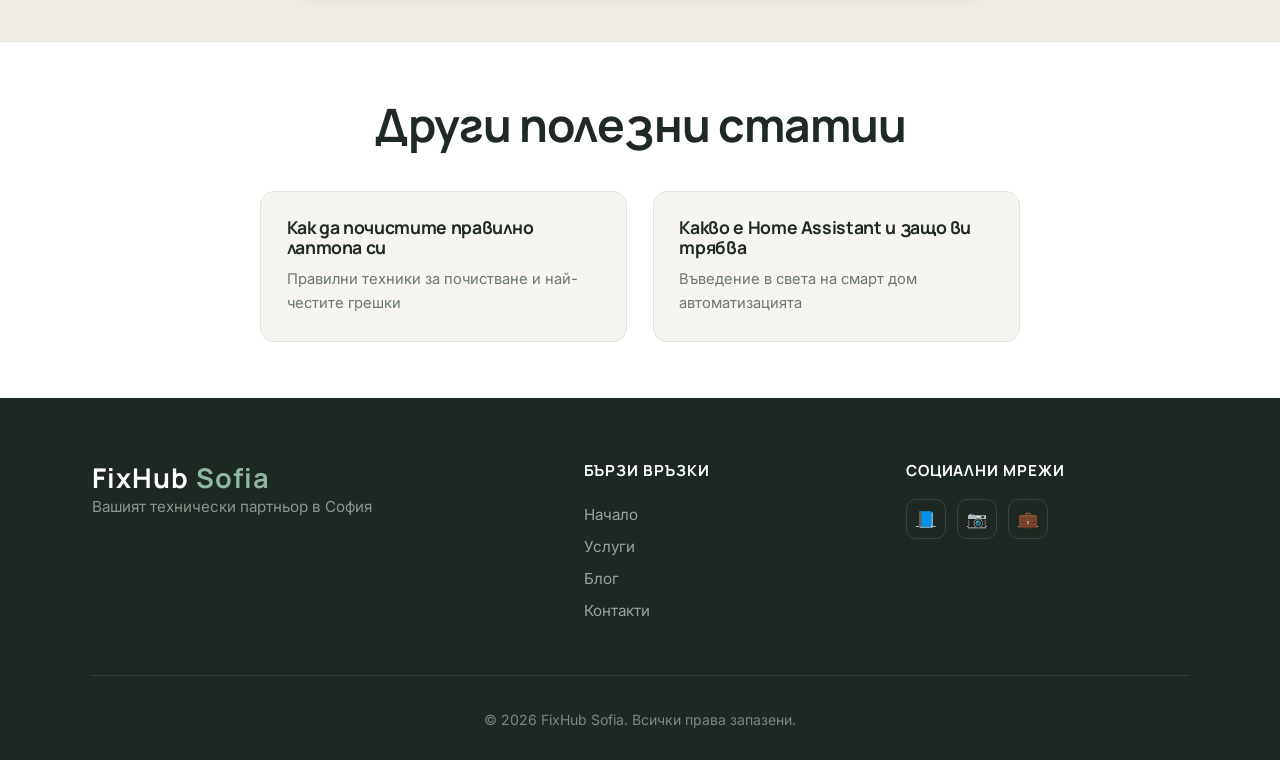
<file: blog/articles/battery-life.html>
<!DOCTYPE html>
<html lang="bg">
<head>
    <meta charset="UTF-8">
    <meta name="viewport" content="width=device-width, initial-scale=1.0">

    <!-- SEO Meta Tags -->
    <title>5 признака че батерията на лаптопа умира | FixHub Sofia Blog</title>
    <meta name="description" content="Разберете кога батерията на лаптопа ви е за смяна. Симптоми, бързи проверки и практични съвети за удължаване живота на батерията.">
    <meta name="keywords" content="батерия лаптоп, смяна батерия лаптоп, battery health, лаптоп батерия умира, подута батерия лаптоп">

    <!-- Open Graph -->
    <meta property="og:title" content="5 признака че батерията на лаптопа умира">
    <meta property="og:description" content="Какво да следите и кога е време за подмяна на батерията на вашия лаптоп.">
    <meta property="og:type" content="article">

    <link rel="icon" type="image/png" href="data:image/svg+xml,<svg xmlns='http://www.w3.org/2000/svg' viewBox='0 0 100 100'><rect width='100' height='100' rx='22' fill='%232f6b4f'/><text x='50' y='72' font-size='62' font-family='Arial' font-weight='bold' fill='white' text-anchor='middle'>F</text></svg>">
    <link rel="stylesheet" href="../../css/style.css">
</head>
<body>

<!-- Navigation -->
<nav class="navbar" id="navbar">
    <div class="nav-container">
        <a href="../../index.html" class="nav-logo">
            <span class="logo-mark">F</span>
            <span class="logo-text">FixHub <span>Sofia</span></span>
        </a>

        <ul class="nav-menu" id="nav-menu">
            <li><a href="../../index.html#home" class="nav-link">Начало</a></li>
            <li><a href="../../index.html#services" class="nav-link">Услуги</a></li>
            <li><a href="../index.html" class="nav-link active">Блог</a></li>
            <li><a href="../../index.html#about" class="nav-link">За нас</a></li>
            <li><a href="../../index.html#contact" class="nav-link">Контакти</a></li>
        </ul>

        <a href="../../index.html#contact" class="nav-cta">Запитване</a>

        <div class="hamburger" id="hamburger">
            <span></span>
            <span></span>
            <span></span>
        </div>
    </div>
</nav>

<!-- Article Header -->
<article class="blog-article">
    <header class="article-header">
        <div class="container">
            <a href="../index.html" class="back-link">← Назад към всички статии</a>

            <span class="article-category">Поддръжка</span>

            <h1 class="article-title">5 признака че батерията на лаптопа умира</h1>

            <p class="article-subtitle">Какво да следите и кога е време за подмяна</p>

            <div class="article-meta">
                <span class="article-date">📅 10 февруари 2025</span>
                <span class="article-reading-time">⏱️ 4 мин четене</span>
            </div>
        </div>
    </header>

    <!-- Article Content -->
    <section class="article-content">
        <div class="container">

            <h2>Въведение</h2>
            <p>
                Батерията на лаптопа е консуматив – както гумите на кола. С времето губи капацитет,
                зарежда се по-бързо, държи по-малко и понякога започва да “лъже” в показанията си.
                Важно е да разпознаете признаците навреме, защото една проблемна батерия може не само
                да ви пречи в работата, но и да доведе до допълнителни повреди.
            </p>

            <div class="article-callout">
                <h4>💡 Интересен факт</h4>
                <p>
                    Повечето лаптоп батерии са проектирани за стотици цикли на зареждане.
                    При нормална употреба това често означава 2–4 години, но зависи от модела и начина на работа.
                </p>
            </div>

            <h2>1) Лаптопът държи значително по-малко от преди</h2>
            <p>
                Най-честият симптом. Ако преди сте работили 3–4 часа без зарядно, а сега стигате до 30–60 минути,
                батерията най-вероятно вече е износена и реалният капацитет е спаднал осезаемо.
            </p>

            <h2>2) Изключва се внезапно (без предупреждение)</h2>
            <p>
                Ако лаптопът се изключва, докато батерията показва 15–30% (или повече), това е сериозен знак,
                че батерията вече не поддържа стабилно напрежение. Понякога това се случва при по-голямо натоварване
                (браузър с много табове, видео, по-тежка програма).
            </p>

            <h2>3) Процентите “скачат” странно</h2>
            <p>
                Батерията може да започне да показва нелогични стойности:
            </p>

            <ul class="article-list">
                <li>40% → 10% за минута</li>
                <li>Стои дълго време на 99–100%, а после пада рязко</li>
                <li>След включване към зарядно прескача с големи проценти</li>
            </ul>

            <p>
                Това често се дължи на износване или некоректна калибрация. В някои случаи помага калибриране,
                но ако проблемът се връща – най-вероятно е време за подмяна.
            </p>

            <h2>4) Зарежда се прекалено бързо (и пада прекалено бързо)</h2>
            <p>
                Износената батерия понякога “се пълни” за подозрително кратко време – например 15–20 минути,
                но след това пада също толкова бързо. Това е типично поведение при силно намален капацитет.
            </p>

            <div class="article-callout">
                <h4>💡 Професионален съвет</h4>
                <p>
                    Ако зареждането е необичайно бавно или зарядното “прекъсва”, проблемът може да е и в
                    зарядното, буксата или захранващата схема. Добрата диагностика отличава батерия от друг проблем.
                </p>
            </div>

            <h2>5) Батерията се подува</h2>
            <p>
                Това е най-опасният признак. Подута батерия може да повдигне тъчпада, да огъне корпуса
                и да натисне вътрешни компоненти. В такъв случай не отлагайте.
            </p>

            <div class="article-warning">
                <h4>⚠️ Важно предупреждение</h4>
                <p>
                    Ако забележите подуване: <strong>спрете да използвате лаптопа на батерия</strong>,
                    изключете го и се консултирайте за подмяна възможно най-скоро. Подута батерия не се ремонтира
                    и не е добра идея да се “кара още малко”.
                </p>
            </div>

            <h2>Бърза проверка на състоянието (Battery Health)</h2>
            <p>
                Можете да направите ориентировъчна проверка без специални инструменти.
            </p>

            <h3>Windows</h3>
            <ol class="article-list">
                <li>Отворете Command Prompt (CMD) като администратор</li>
                <li>Изпълнете: <strong>powercfg /batteryreport</strong></li>
                <li>Отворете генерирания отчет (battery-report.html)</li>
                <li>Сравнете <strong>Design Capacity</strong> с <strong>Full Charge Capacity</strong></li>
            </ol>

            <h3>macOS</h3>
            <ul class="article-list">
                <li>System Settings → Battery → Battery Health</li>
                <li>(или) About This Mac → System Report → Power (за по-детайлна информация)</li>
            </ul>

            <p>
                Ако “Full Charge Capacity” е осезаемо по-нисък от “Design Capacity”, батерията е износена.
                Като практичен ориентир: под ~70–75% вече е разумно да мислите за смяна (особено ако имате и симптоми).
            </p>

            <h2>Как да удължите живота на батерията</h2>
            <p>
                Дори с нова батерия, няколко навика могат да ви спестят проблеми:
            </p>

            <ul class="article-list">
                <li><strong>Избягвайте прегряване</strong> – високите температури състаряват батерията по-бързо</li>
                <li><strong>Не разреждайте постоянно до 0%</strong> – по-добре зареждайте по-рано</li>
                <li><strong>Не дръжте постоянно на 100%</strong> (ако лаптопът стои на зарядно с дни)</li>
                <li><strong>Използвайте качествено зарядно</strong> – евтините “заместители” могат да създават проблеми</li>
            </ul>

            <h2>Кога е време за подмяна?</h2>
            <p>
                Ако лаптопът ви работи добре на зарядно, но не е удобен на батерия – подмяната е логичен и често
                най-ефективен вариант. Това връща мобилността и стабилната работа.
            </p>

            <p>
                Цена за подмяна: <strong>40–90 €</strong> (в зависимост от модела, наличността и типа батерия).
            </p>

            <h2>Какво включва професионалната подмяна?</h2>
            <p>
                Когато донесете лаптопа при нас, правим:
            </p>

            <ol class="article-list">
                <li>Бърза диагностика (батерия/зарядно/букса)</li>
                <li>Подмяна на батерията с подходяща за конкретния модел</li>
                <li>Тестове за зареждане и стабилност</li>
                <li>Съвети за правилна употреба според вашия сценарий</li>
            </ol>

            <h2>Заключение</h2>
            <p>
                Батерията рядко “умира” изведнъж – почти винаги има сигнали предварително. Ако забелязвате
                няколко от горните признаци, по-добре реагирайте навреме. Така ще си спестите неудобства,
                а при подута батерия – и потенциални повреди.
            </p>

        </div>
    </section>

    <!-- Article Footer -->
    <footer class="article-footer">
        <div class="container">

            <!-- Tags -->
            <div class="article-tags">
                <span class="tag-label">Етикети:</span>
                <a href="#" class="tag">Поддръжка</a>
                <a href="#" class="tag">Лаптопи</a>
                <a href="#" class="tag">Батерия</a>
                <a href="#" class="tag">Съвети</a>
            </div>

            <!-- Share -->
            <div class="article-share">
                <span class="share-label">Сподели:</span>
                <a href="#" class="share-btn" aria-label="Facebook">📘</a>
                <a href="#" class="share-btn" aria-label="Twitter">🐦</a>
                <a href="#" class="share-btn" aria-label="LinkedIn">💼</a>
            </div>

            <!-- CTA -->
            <div class="article-cta">
                <h3>Батерията ви създава проблеми?</h3>
                <p>Свържете се с нас за диагностика и оферта за подмяна</p>
                <a href="../../index.html#contact" class="btn btn-primary">Свържи се с нас</a>
            </div>

        </div>
    </footer>

    <!-- Related Articles -->
    <section class="related-articles">
        <div class="container">
            <h2>Други полезни статии</h2>
            <div class="related-grid">

                <a href="clean-laptop.html" class="related-card">
                    <h4>Как да почистите правилно лаптопа си</h4>
                    <p>Правилни техники за почистване и най-честите грешки</p>
                </a>

                <a href="home-assistant-intro.html" class="related-card">
                    <h4>Какво е Home Assistant и защо ви трябва</h4>
                    <p>Въведение в света на смарт дом автоматизацията</p>
                </a>

            </div>
        </div>
    </section>

</article>

<!-- Footer -->
<footer class="footer">
    <div class="container">
        <div class="footer-content">
            <div class="footer-brand">
                <h3 style="color:var(--white); font-family:var(--font-display); letter-spacing:0.04em;">FixHub <span style="color:#8fb6a0;">Sofia</span></h3>
                <p>Вашият технически партньор в София</p>
            </div>

            <div class="footer-links">
                <h4>Бързи връзки</h4>
                <ul>
                    <li><a href="../../index.html#home">Начало</a></li>
                    <li><a href="../../index.html#services">Услуги</a></li>
                    <li><a href="../index.html">Блог</a></li>
                    <li><a href="../../index.html#contact">Контакти</a></li>
                </ul>
            </div>

            <div class="footer-social">
                <h4>Социални мрежи</h4>
                <div class="social-icons">
                    <a href="#" aria-label="Facebook">📘</a>
                    <a href="#" aria-label="Instagram">📷</a>
                    <a href="#" aria-label="LinkedIn">💼</a>
                </div>
            </div>
        </div>

        <div class="footer-bottom">
            <p>&copy; 2026 FixHub Sofia. Всички права запазени.</p>
        </div>
    </div>
</footer>

<script src="../../js/script.js"></script>
</body>
</html>
</file>
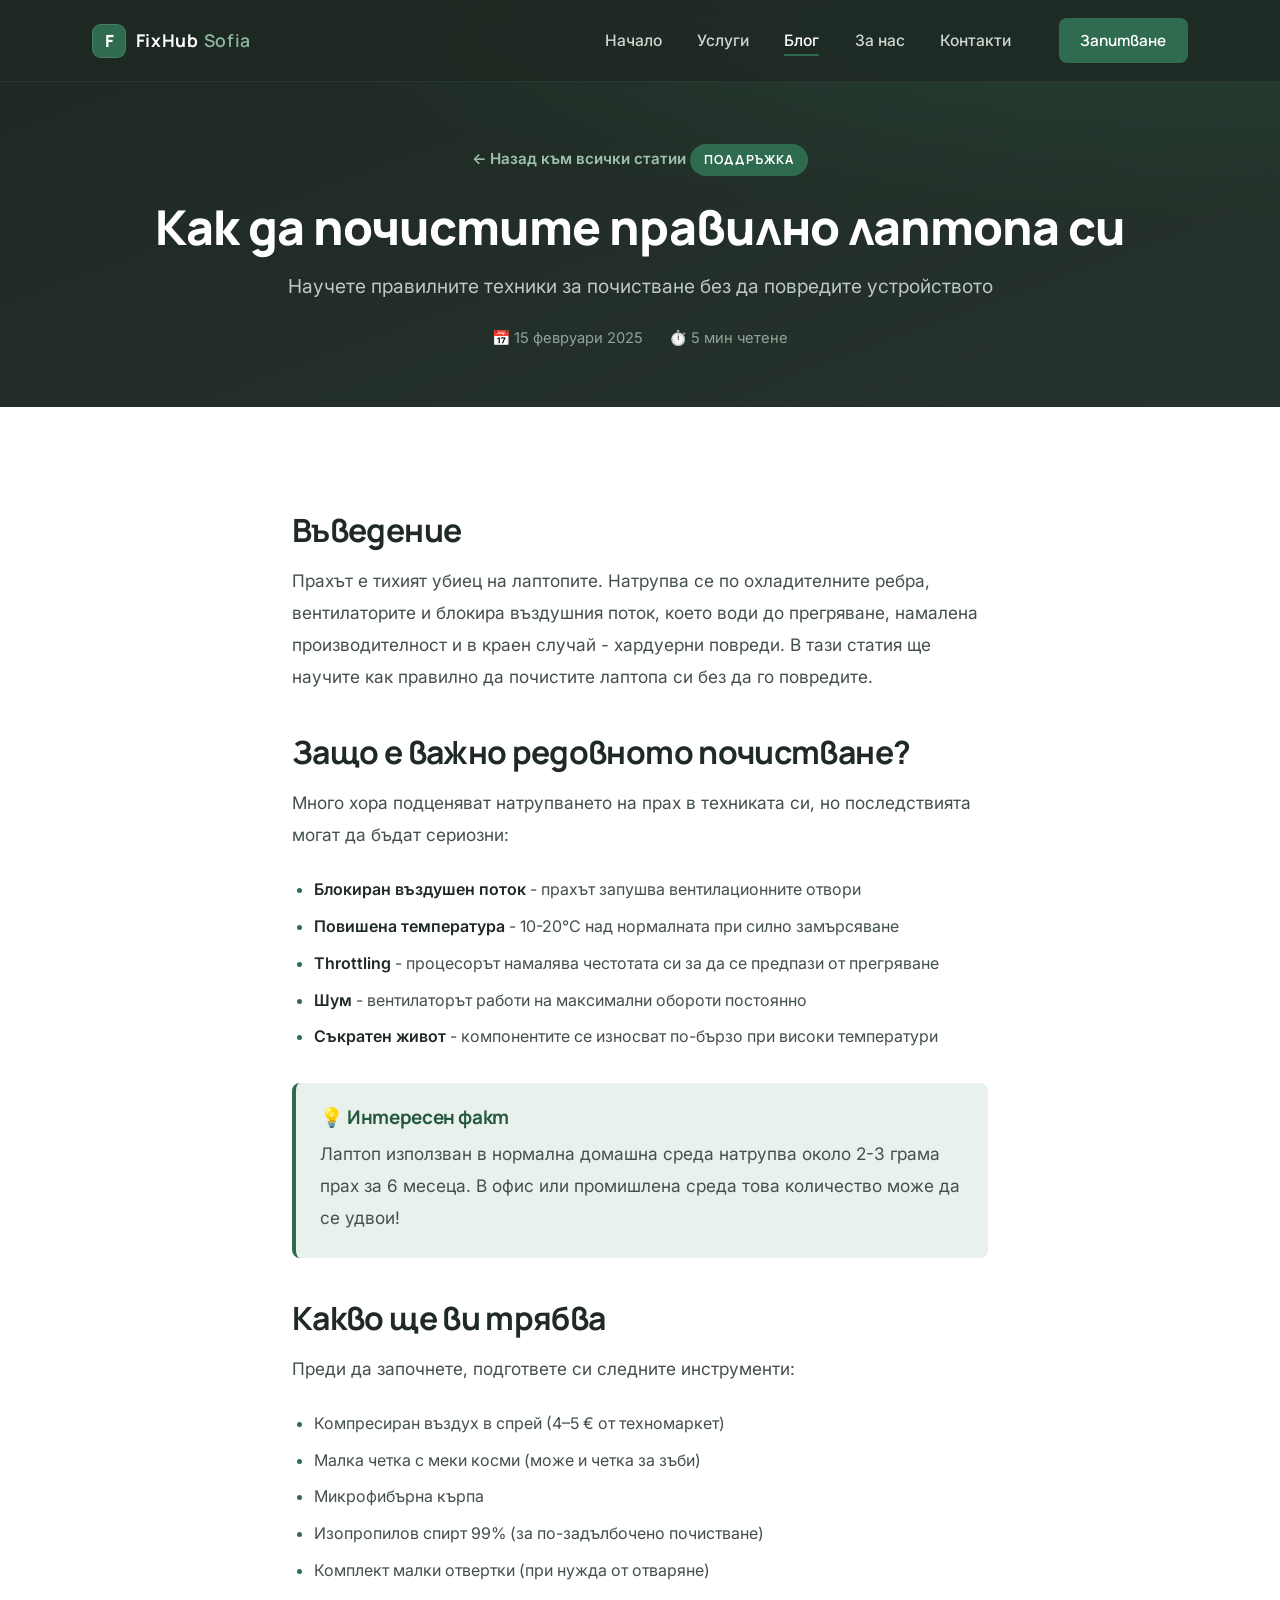
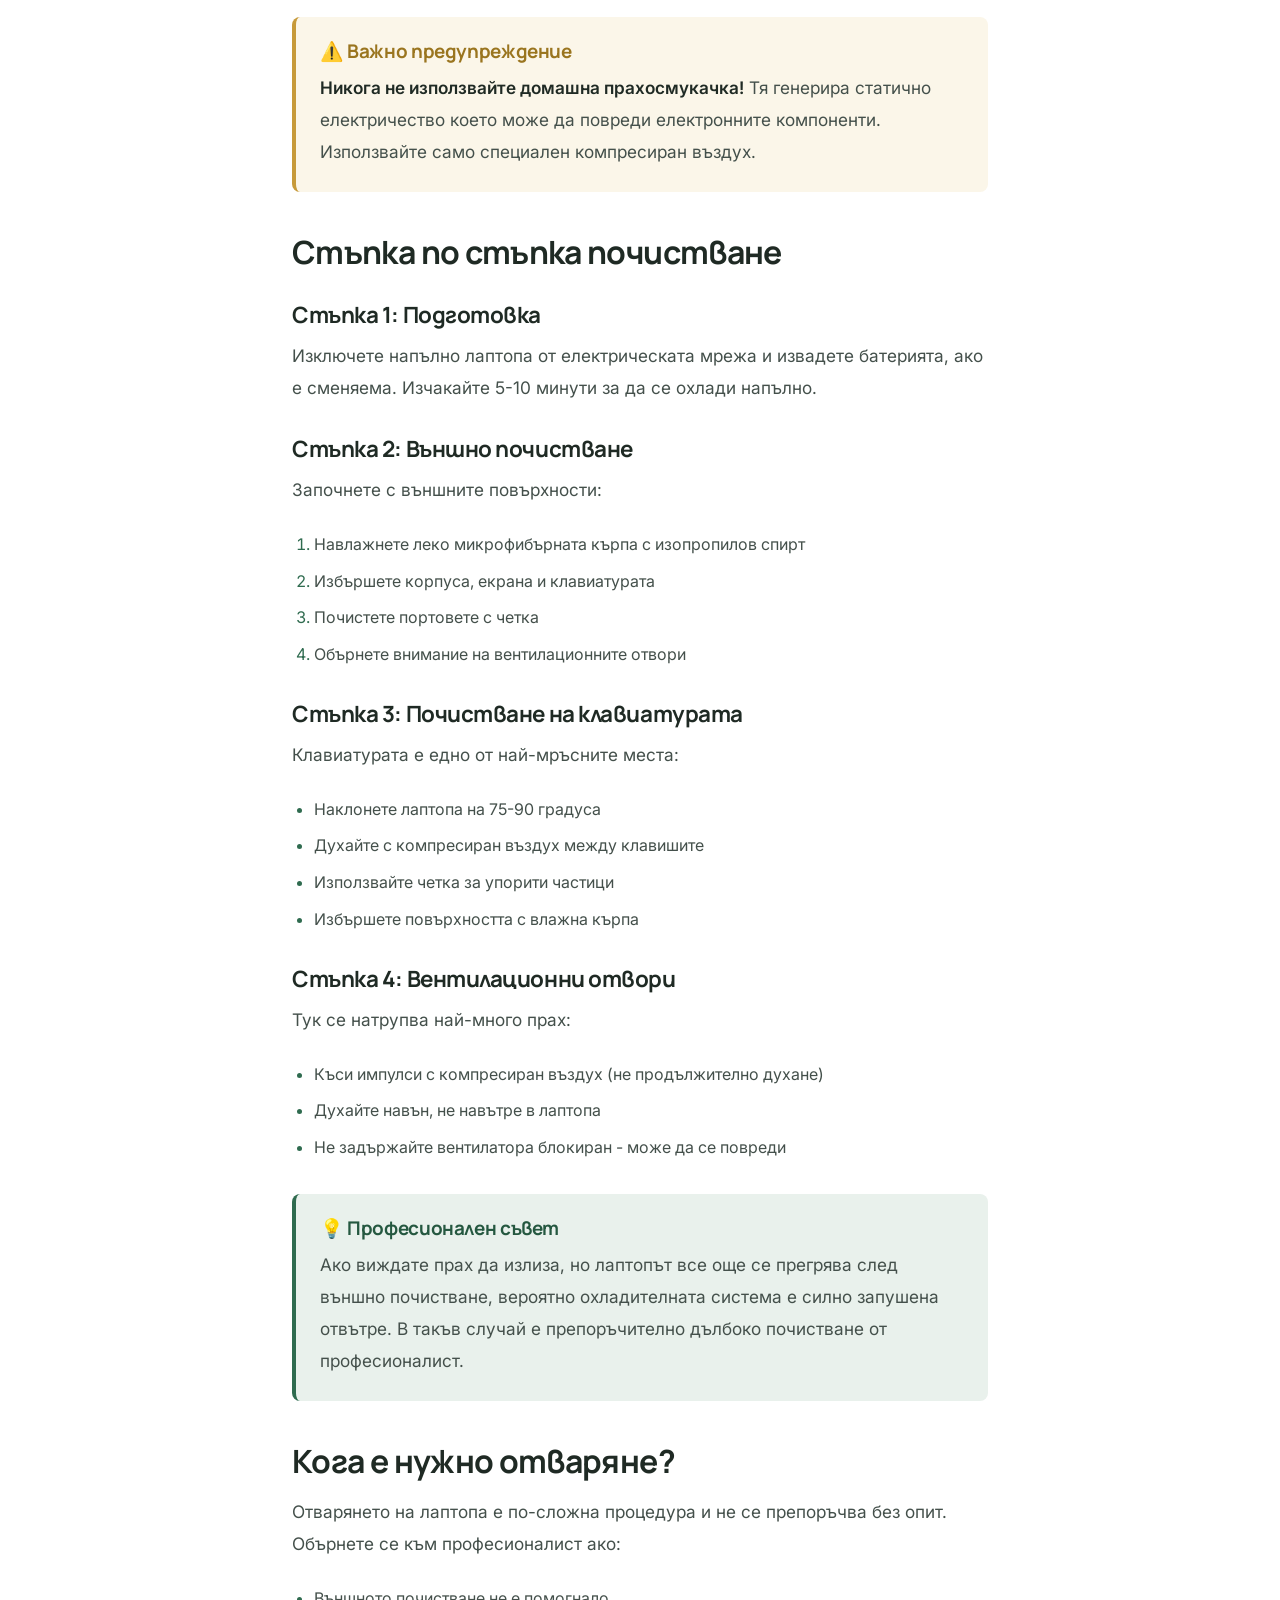
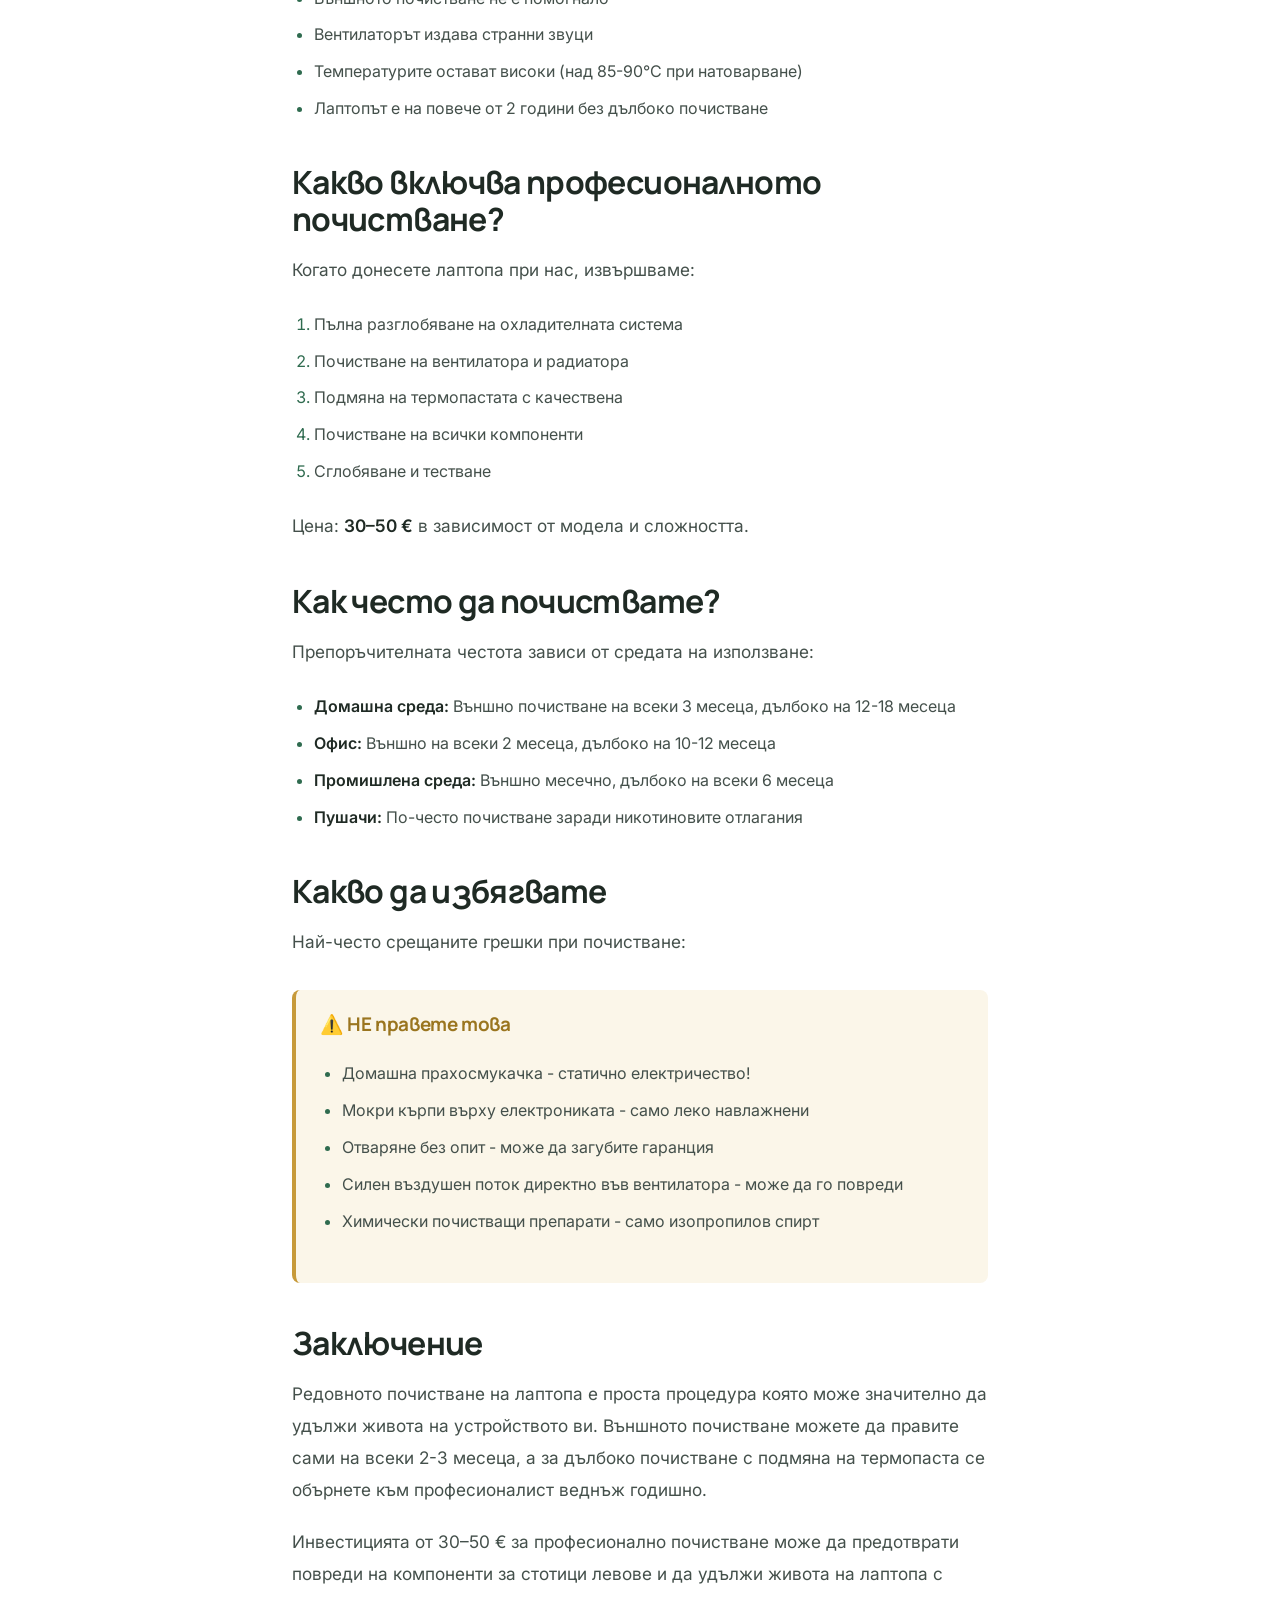
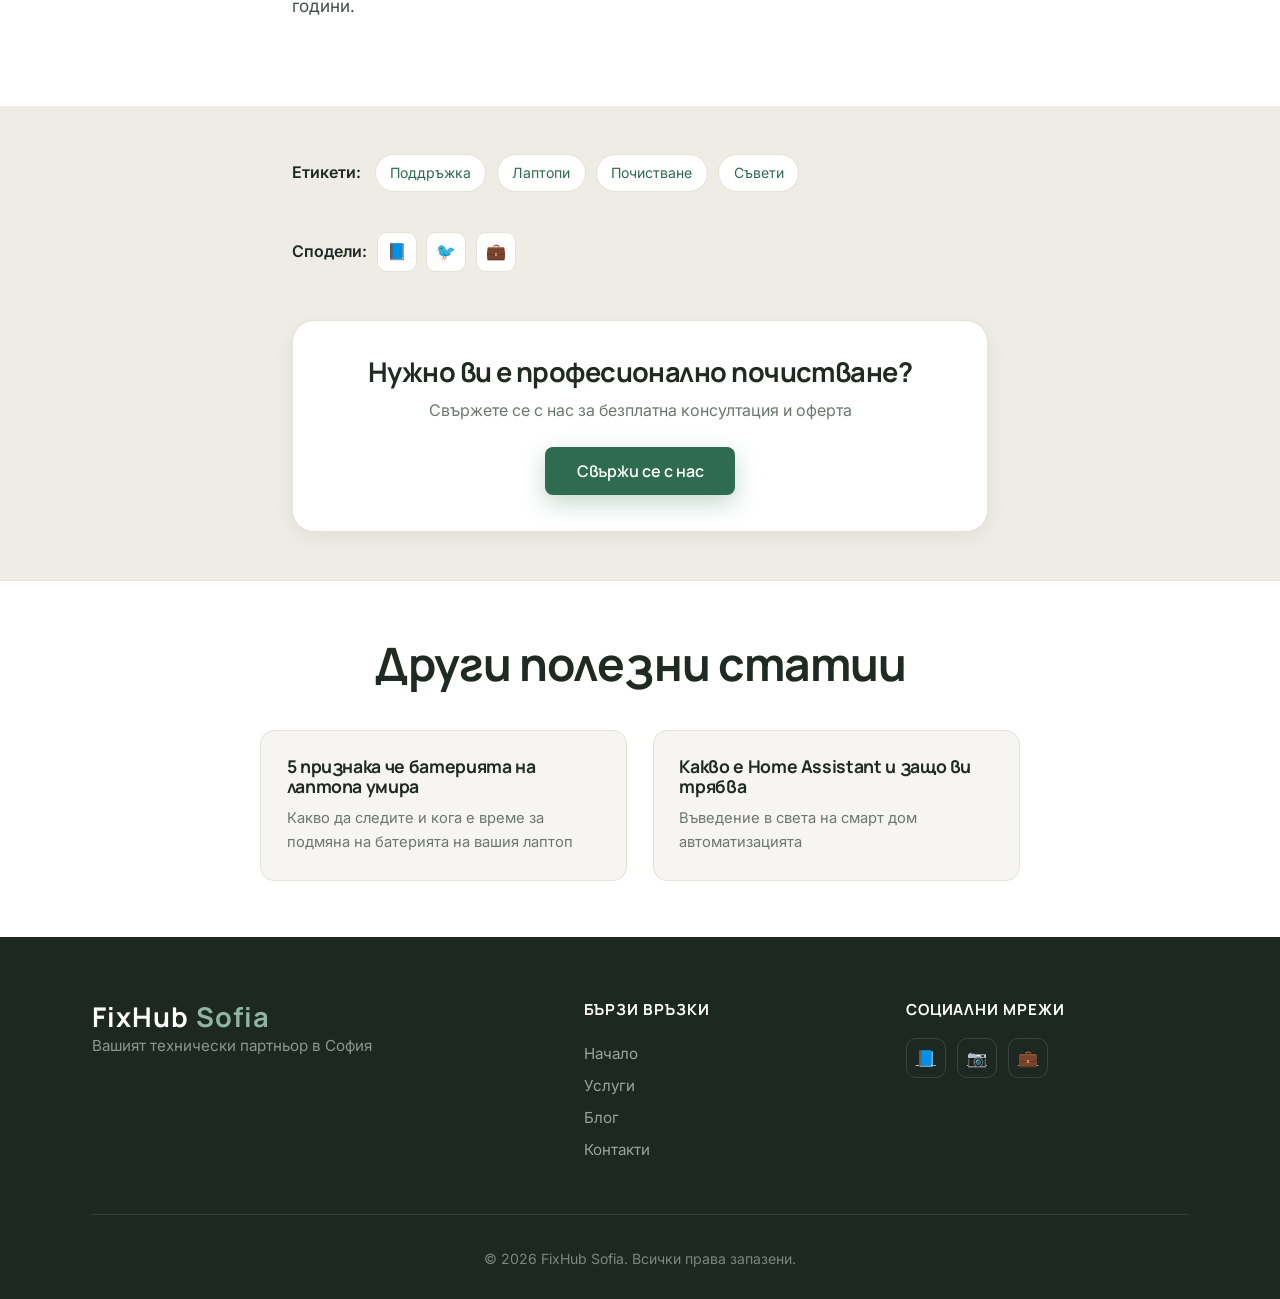
<file: blog/articles/clean-laptop.html>
<!DOCTYPE html>
<html lang="bg">
<head>
    <meta charset="UTF-8">
    <meta name="viewport" content="width=device-width, initial-scale=1.0">

    <!-- SEO Meta Tags -->
    <title>Как да почистите правилно лаптопа си | FixHub Sofia Blog</title>
    <meta name="description" content="Научете правилните техники за почистване на вашия лаптоп и как да избегнете грешките които могат да го повредят. Практични съвети от експерти.">
    <meta name="keywords" content="почистване лаптоп, как да почистя лаптоп, прегряване лаптоп, термопаста, вентилатор лаптоп">

    <!-- Open Graph -->
    <meta property="og:title" content="Как да почистите правилно лаптопа си">
    <meta property="og:description" content="Практични съвети за почистване на лаптоп без да го повредите">
    <meta property="og:type" content="article">

    <link rel="icon" type="image/png" href="data:image/svg+xml,<svg xmlns='http://www.w3.org/2000/svg' viewBox='0 0 100 100'><rect width='100' height='100' rx='22' fill='%232f6b4f'/><text x='50' y='72' font-size='62' font-family='Arial' font-weight='bold' fill='white' text-anchor='middle'>F</text></svg>">
    <link rel="stylesheet" href="../../css/style.css">
</head>
<body>

<!-- Navigation -->
<nav class="navbar" id="navbar">
    <div class="nav-container">
        <a href="../../index.html" class="nav-logo">
            <span class="logo-mark">F</span>
            <span class="logo-text">FixHub <span>Sofia</span></span>
        </a>

        <ul class="nav-menu" id="nav-menu">
            <li><a href="../../index.html#home" class="nav-link">Начало</a></li>
            <li><a href="../../index.html#services" class="nav-link">Услуги</a></li>
            <li><a href="../index.html" class="nav-link active">Блог</a></li>
            <li><a href="../../index.html#about" class="nav-link">За нас</a></li>
            <li><a href="../../index.html#contact" class="nav-link">Контакти</a></li>
        </ul>

        <a href="../../index.html#contact" class="nav-cta">Запитване</a>

        <div class="hamburger" id="hamburger">
            <span></span>
            <span></span>
            <span></span>
        </div>
    </div>
</nav>

<!-- Article Header -->
<article class="blog-article">
    <header class="article-header">
        <div class="container">
            <a href="../index.html" class="back-link">← Назад към всички статии</a>

            <span class="article-category">Поддръжка</span>

            <h1 class="article-title">Как да почистите правилно лаптопа си</h1>

            <p class="article-subtitle">Научете правилните техники за почистване без да повредите устройството</p>

            <div class="article-meta">
                <span class="article-date">📅 15 февруари 2025</span>
                <span class="article-reading-time">⏱️ 5 мин четене</span>
            </div>
        </div>
    </header>

    <!-- Article Content -->
    <section class="article-content">
        <div class="container">

            <h2>Въведение</h2>
            <p>
                Прахът е тихият убиец на лаптопите. Натрупва се по охладителните ребра,
                вентилаторите и блокира въздушния поток, което води до прегряване, намалена
                производителност и в краен случай - хардуерни повреди. В тази статия ще
                научите как правилно да почистите лаптопа си без да го повредите.
            </p>

            <h2>Защо е важно редовното почистване?</h2>
            <p>
                Много хора подценяват натрупването на прах в техниката си, но последствията
                могат да бъдат сериозни:
            </p>

            <ul class="article-list">
                <li><strong>Блокиран въздушен поток</strong> - прахът запушва вентилационните отвори</li>
                <li><strong>Повишена температура</strong> - 10-20°C над нормалната при силно замърсяване</li>
                <li><strong>Throttling</strong> - процесорът намалява честотата си за да се предпази от прегряване</li>
                <li><strong>Шум</strong> - вентилаторът работи на максимални обороти постоянно</li>
                <li><strong>Съкратен живот</strong> - компонентите се износват по-бързо при високи температури</li>
            </ul>

            <div class="article-callout">
                <h4>💡 Интересен факт</h4>
                <p>
                    Лаптоп използван в нормална домашна среда натрупва около 2-3 грама прах
                    за 6 месеца. В офис или промишлена среда това количество може да се удвои!
                </p>
            </div>

            <h2>Какво ще ви трябва</h2>
            <p>
                Преди да започнете, подгответе си следните инструменти:
            </p>

            <ul class="article-list">
                <li>Компресиран въздух в спрей (4–5 € от техномаркет)</li>
                <li>Малка четка с меки косми (може и четка за зъби)</li>
                <li>Микрофибърна кърпа</li>
                <li>Изопропилов спирт 99% (за по-задълбочено почистване)</li>
                <li>Комплект малки отвертки (при нужда от отваряне)</li>
            </ul>

            <div class="article-warning">
                <h4>⚠️ Важно предупреждение</h4>
                <p>
                    <strong>Никога не използвайте домашна прахосмукачка!</strong> Тя генерира
                    статично електричество което може да повреди електронните компоненти.
                    Използвайте само специален компресиран въздух.
                </p>
            </div>

            <h2>Стъпка по стъпка почистване</h2>

            <h3>Стъпка 1: Подготовка</h3>
            <p>
                Изключете напълно лаптопа от електрическата мрежа и извадете батерията,
                ако е сменяема. Изчакайте 5-10 минути за да се охлади напълно.
            </p>

            <h3>Стъпка 2: Външно почистване</h3>
            <p>
                Започнете с външните повърхности:
            </p>

            <ol class="article-list">
                <li>Навлажнете леко микрофибърната кърпа с изопропилов спирт</li>
                <li>Избършете корпуса, екрана и клавиатурата</li>
                <li>Почистете портовете с четка</li>
                <li>Обърнете внимание на вентилационните отвори</li>
            </ol>

            <h3>Стъпка 3: Почистване на клавиатурата</h3>
            <p>
                Клавиатурата е едно от най-мръсните места:
            </p>

            <ul class="article-list">
                <li>Наклонете лаптопа на 75-90 градуса</li>
                <li>Духайте с компресиран въздух между клавишите</li>
                <li>Използвайте четка за упорити частици</li>
                <li>Избършете повърхността с влажна кърпа</li>
            </ul>

            <h3>Стъпка 4: Вентилационни отвори</h3>
            <p>
                Тук се натрупва най-много прах:
            </p>

            <ul class="article-list">
                <li>Къси импулси с компресиран въздух (не продължително духане)</li>
                <li>Духайте навън, не навътре в лаптопа</li>
                <li>Не задържайте вентилатора блокиран - може да се повреди</li>
            </ul>

            <div class="article-callout">
                <h4>💡 Професионален съвет</h4>
                <p>
                    Ако виждате прах да излиза, но лаптопът все още се прегрява след външно
                    почистване, вероятно охладителната система е силно запушена отвътре.
                    В такъв случай е препоръчително дълбоко почистване от професионалист.
                </p>
            </div>

            <h2>Кога е нужно отваряне?</h2>
            <p>
                Отварянето на лаптопа е по-сложна процедура и не се препоръчва без опит.
                Обърнете се към професионалист ако:
            </p>

            <ul class="article-list">
                <li>Външното почистване не е помогнало</li>
                <li>Вентилаторът издава странни звуци</li>
                <li>Температурите остават високи (над 85-90°C при натоварване)</li>
                <li>Лаптопът е на повече от 2 години без дълбоко почистване</li>
            </ul>

            <h2>Какво включва професионалното почистване?</h2>
            <p>
                Когато донесете лаптопа при нас, извършваме:
            </p>

            <ol class="article-list">
                <li>Пълна разглобяване на охладителната система</li>
                <li>Почистване на вентилатора и радиатора</li>
                <li>Подмяна на термопастата с качествена</li>
                <li>Почистване на всички компоненти</li>
                <li>Сглобяване и тестване</li>
            </ol>

            <p>
                Цена: <strong>30–50 €</strong> в зависимост от модела и сложността.
            </p>

            <h2>Как често да почиствате?</h2>
            <p>
                Препоръчителната честота зависи от средата на използване:
            </p>

            <ul class="article-list">
                <li><strong>Домашна среда:</strong> Външно почистване на всеки 3 месеца, дълбоко на 12-18 месеца</li>
                <li><strong>Офис:</strong> Външно на всеки 2 месеца, дълбоко на 10-12 месеца</li>
                <li><strong>Промишлена среда:</strong> Външно месечно, дълбоко на всеки 6 месеца</li>
                <li><strong>Пушачи:</strong> По-често почистване заради никотиновите отлагания</li>
            </ul>

            <h2>Какво да избягвате</h2>
            <p>
                Най-често срещаните грешки при почистване:
            </p>

            <div class="article-warning">
                <h4>⚠️ НЕ правете това</h4>
                <ul class="article-list">
                    <li>Домашна прахосмукачка - статично електричество!</li>
                    <li>Мокри кърпи върху електрониката - само леко навлажнени</li>
                    <li>Отваряне без опит - може да загубите гаранция</li>
                    <li>Силен въздушен поток директно във вентилатора - може да го повреди</li>
                    <li>Химически почистващи препарати - само изопропилов спирт</li>
                </ul>
            </div>

            <h2>Заключение</h2>
            <p>
                Редовното почистване на лаптопа е проста процедура която може значително
                да удължи живота на устройството ви. Външното почистване можете да правите
                сами на всеки 2-3 месеца, а за дълбоко почистване с подмяна на термопаста
                се обърнете към професионалист веднъж годишно.
            </p>

            <p>
                Инвестицията от 30–50 € за професионално почистване може да предотврати
                повреди на компоненти за стотици левове и да удължи живота на лаптопа с години.
            </p>

        </div>
    </section>

    <!-- Article Footer -->
    <footer class="article-footer">
        <div class="container">

            <!-- Tags -->
            <div class="article-tags">
                <span class="tag-label">Етикети:</span>
                <a href="#" class="tag">Поддръжка</a>
                <a href="#" class="tag">Лаптопи</a>
                <a href="#" class="tag">Почистване</a>
                <a href="#" class="tag">Съвети</a>
            </div>

            <!-- Share -->
            <div class="article-share">
                <span class="share-label">Сподели:</span>
                <a href="#" class="share-btn" aria-label="Facebook">📘</a>
                <a href="#" class="share-btn" aria-label="Twitter">🐦</a>
                <a href="#" class="share-btn" aria-label="LinkedIn">💼</a>
            </div>

            <!-- CTA -->
            <div class="article-cta">
                <h3>Нужно ви е професионално почистване?</h3>
                <p>Свържете се с нас за безплатна консултация и оферта</p>
                <a href="../../index.html#contact" class="btn btn-primary">Свържи се с нас</a>
            </div>

        </div>
    </footer>

    <!-- Related Articles -->
    <section class="related-articles">
        <div class="container">
            <h2>Други полезни статии</h2>
            <div class="related-grid">

                <a href="battery-life.html" class="related-card">
                    <h4>5 признака че батерията на лаптопа умира</h4>
                    <p>Какво да следите и кога е време за подмяна на батерията на вашия лаптоп</p>
                </a>

                <a href="home-assistant-intro.html" class="related-card">
                    <h4>Какво е Home Assistant и защо ви трябва</h4>
                    <p>Въведение в света на смарт дом автоматизацията</p>
                </a>

            </div>
        </div>
    </section>

</article>

<!-- Footer -->
<footer class="footer">
    <div class="container">
        <div class="footer-content">
            <div class="footer-brand">
                <h3 style="color:var(--white); font-family:var(--font-display); letter-spacing:0.04em;">FixHub <span style="color:#8fb6a0;">Sofia</span></h3>
                <p>Вашият технически партньор в София</p>
            </div>

            <div class="footer-links">
                <h4>Бързи връзки</h4>
                <ul>
                    <li><a href="../../index.html#home">Начало</a></li>
                    <li><a href="../../index.html#services">Услуги</a></li>
                    <li><a href="../index.html">Блог</a></li>
                    <li><a href="../../index.html#contact">Контакти</a></li>
                </ul>
            </div>

            <div class="footer-social">
                <h4>Социални мрежи</h4>
                <div class="social-icons">
                    <a href="#" aria-label="Facebook">📘</a>
                    <a href="#" aria-label="Instagram">📷</a>
                    <a href="#" aria-label="LinkedIn">💼</a>
                </div>
            </div>
        </div>

        <div class="footer-bottom">
            <p>&copy; 2026 FixHub Sofia. Всички права запазени.</p>
        </div>
    </div>
</footer>

<script src="../../js/script.js"></script>
</body>
</html>
</file>
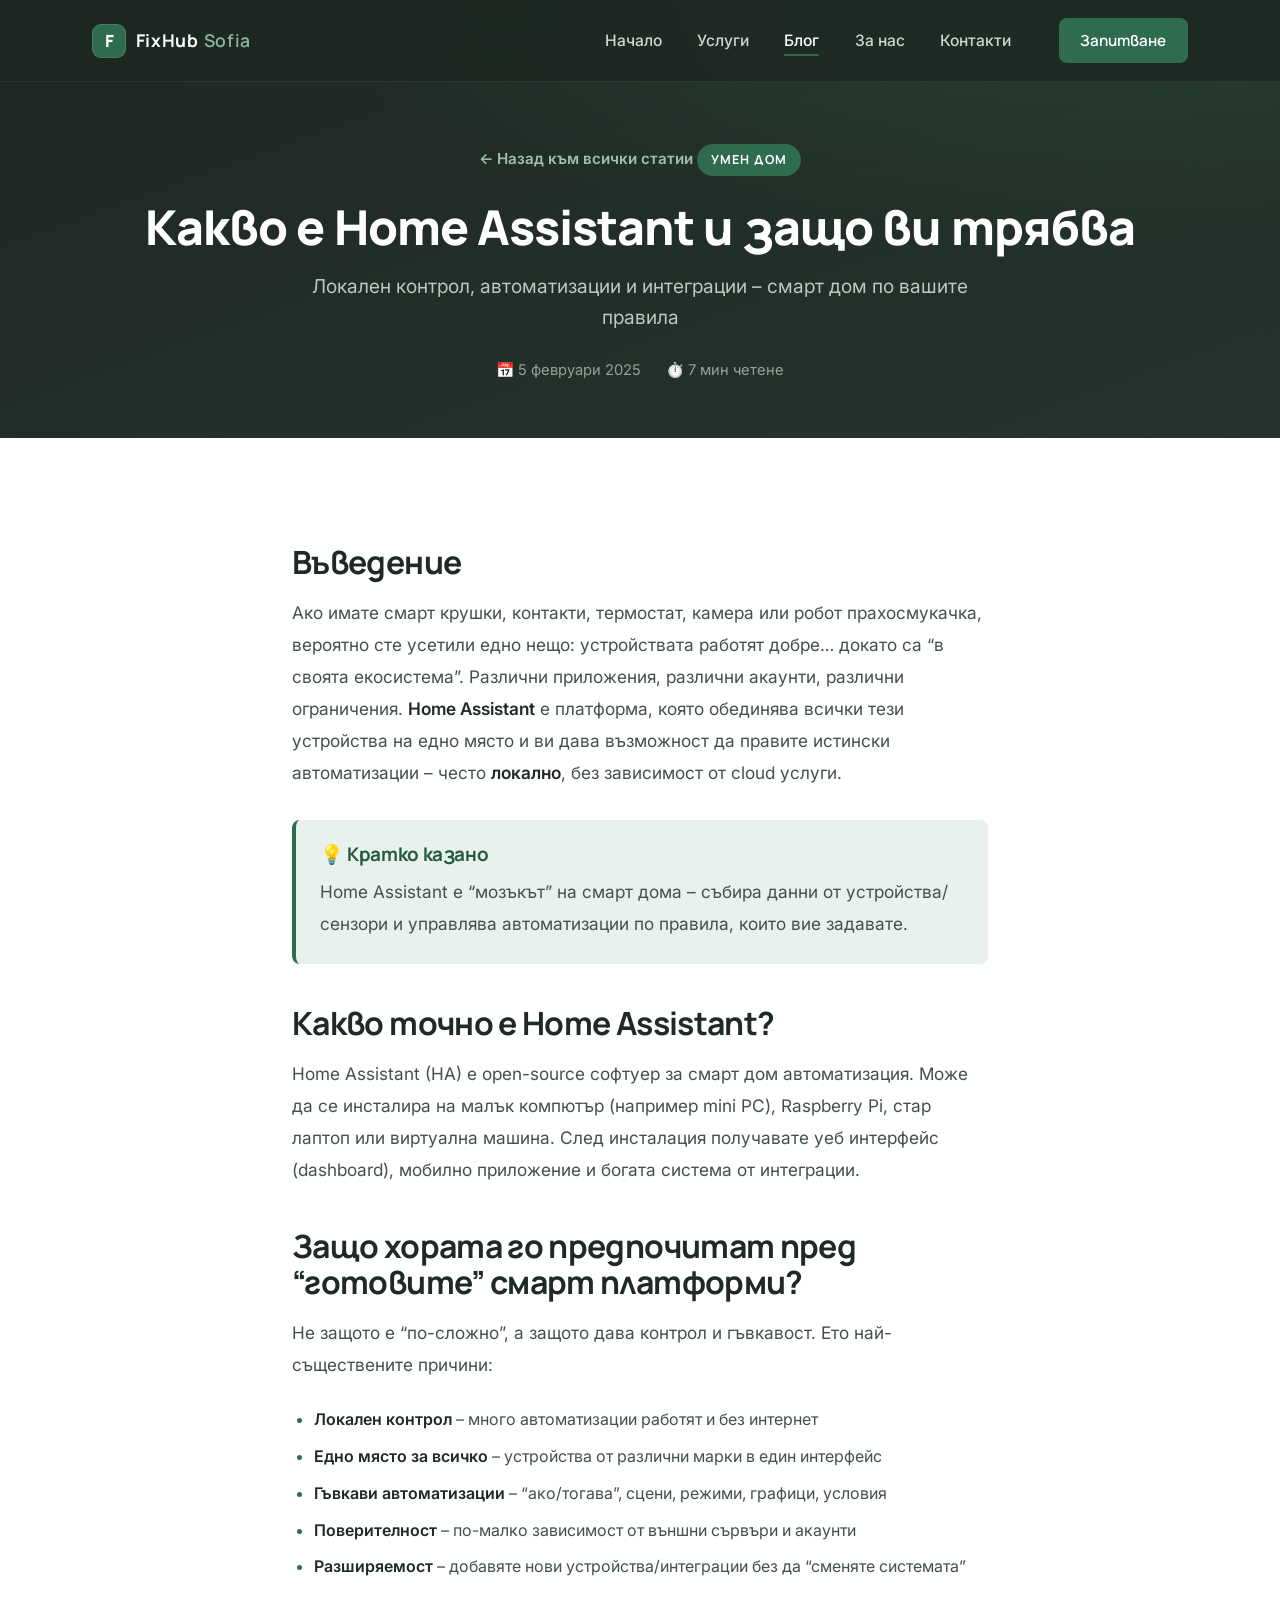
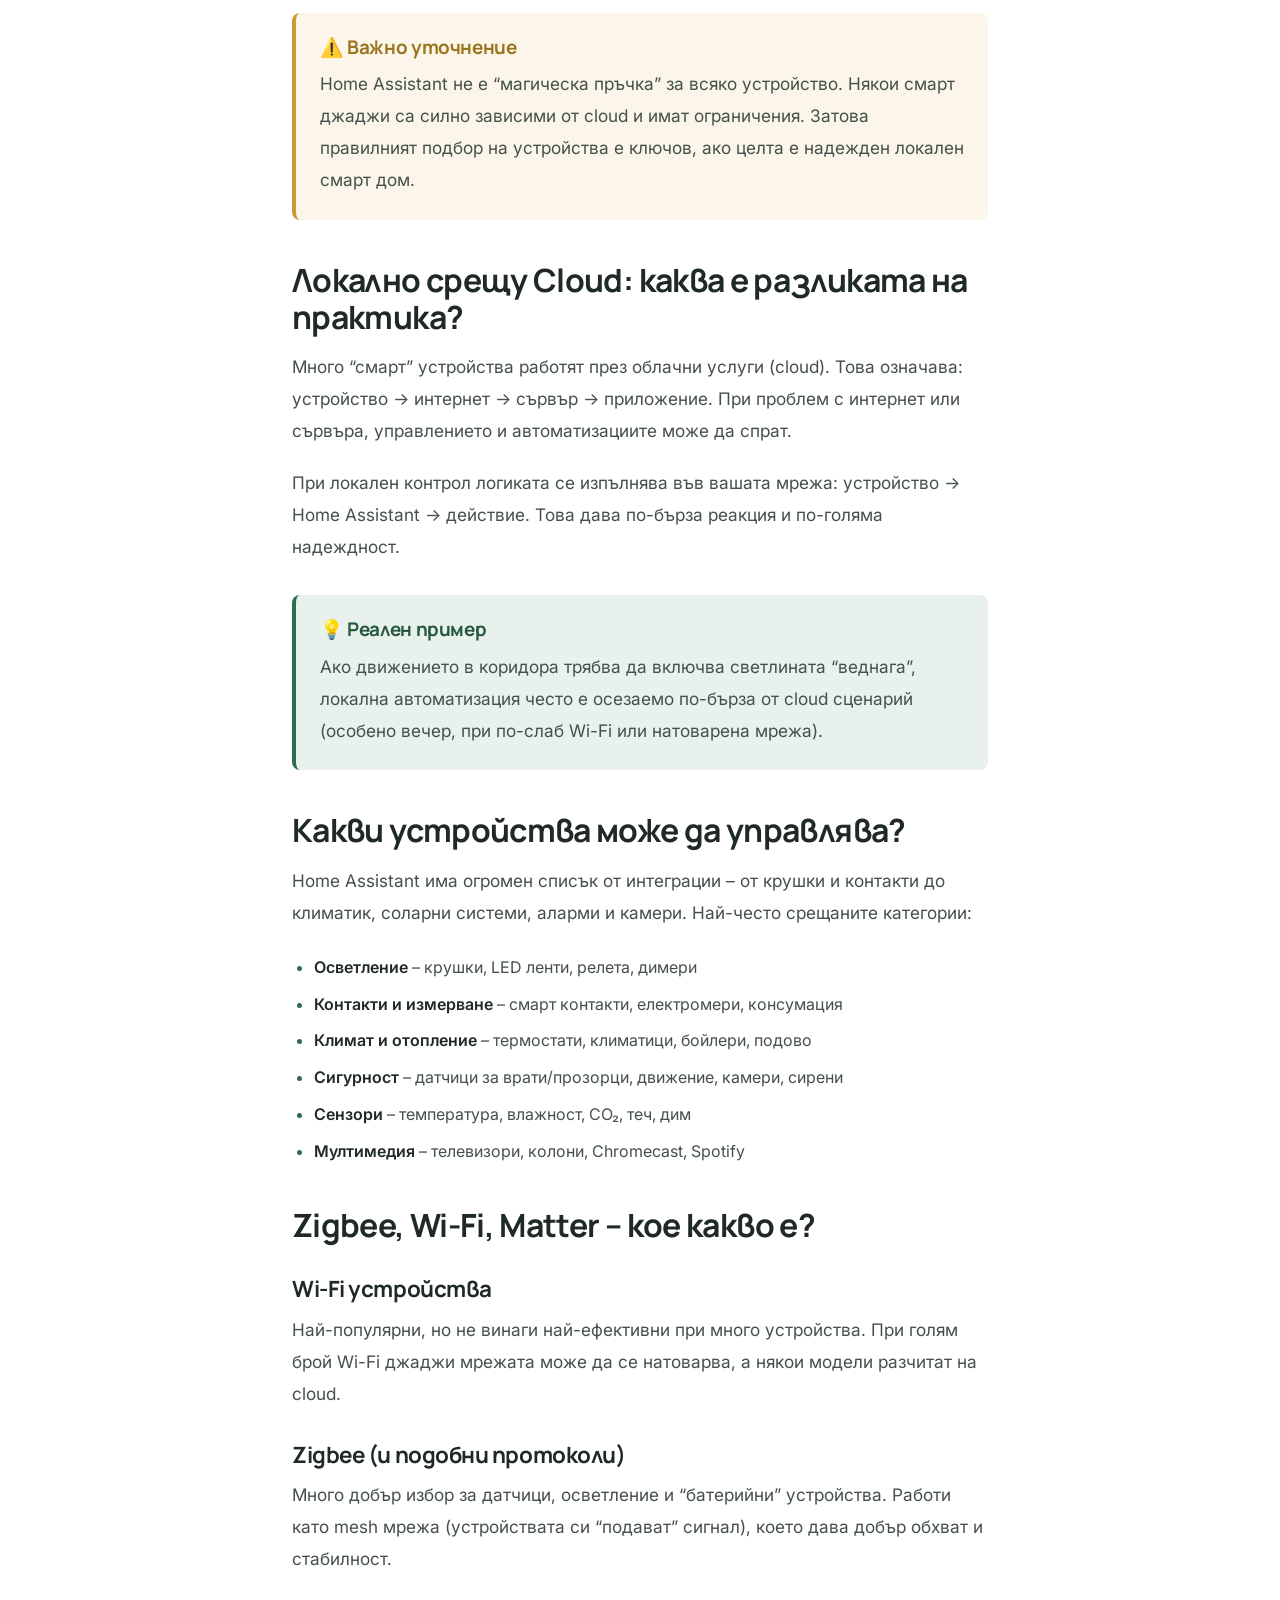
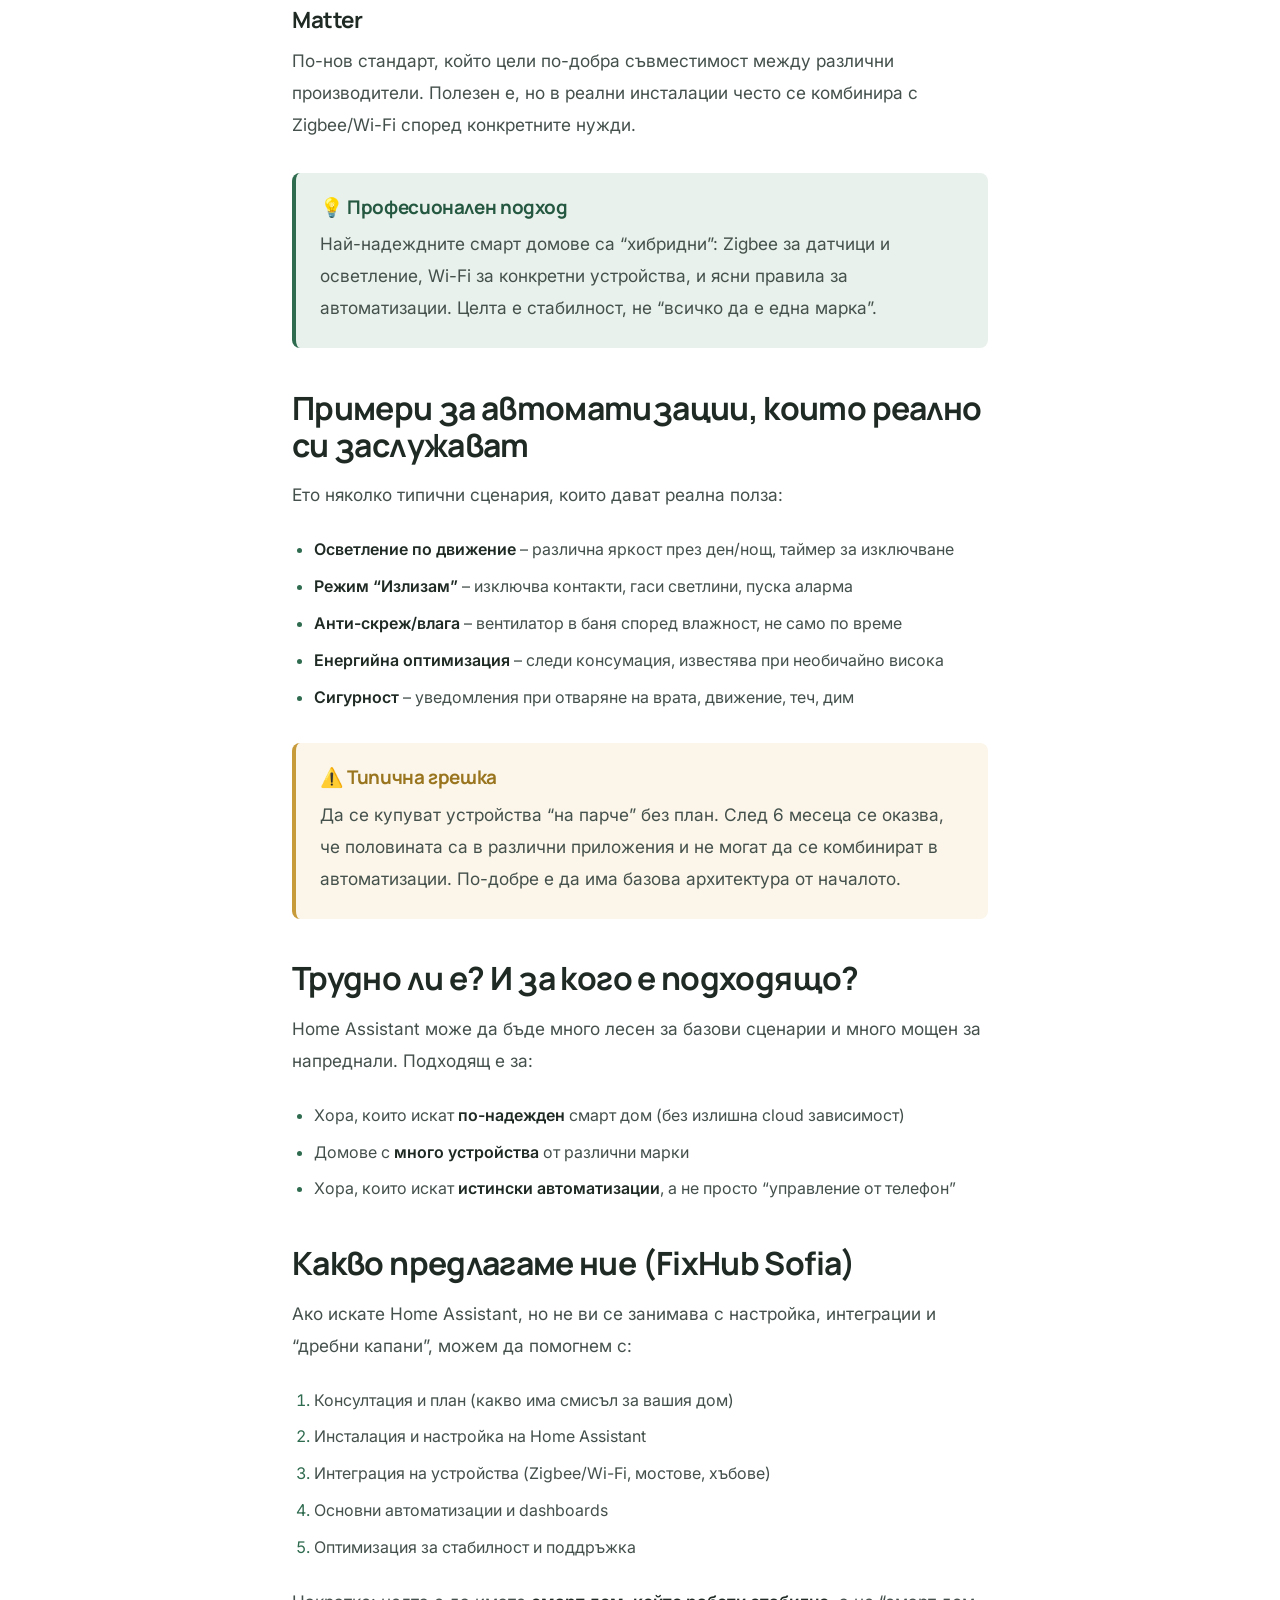
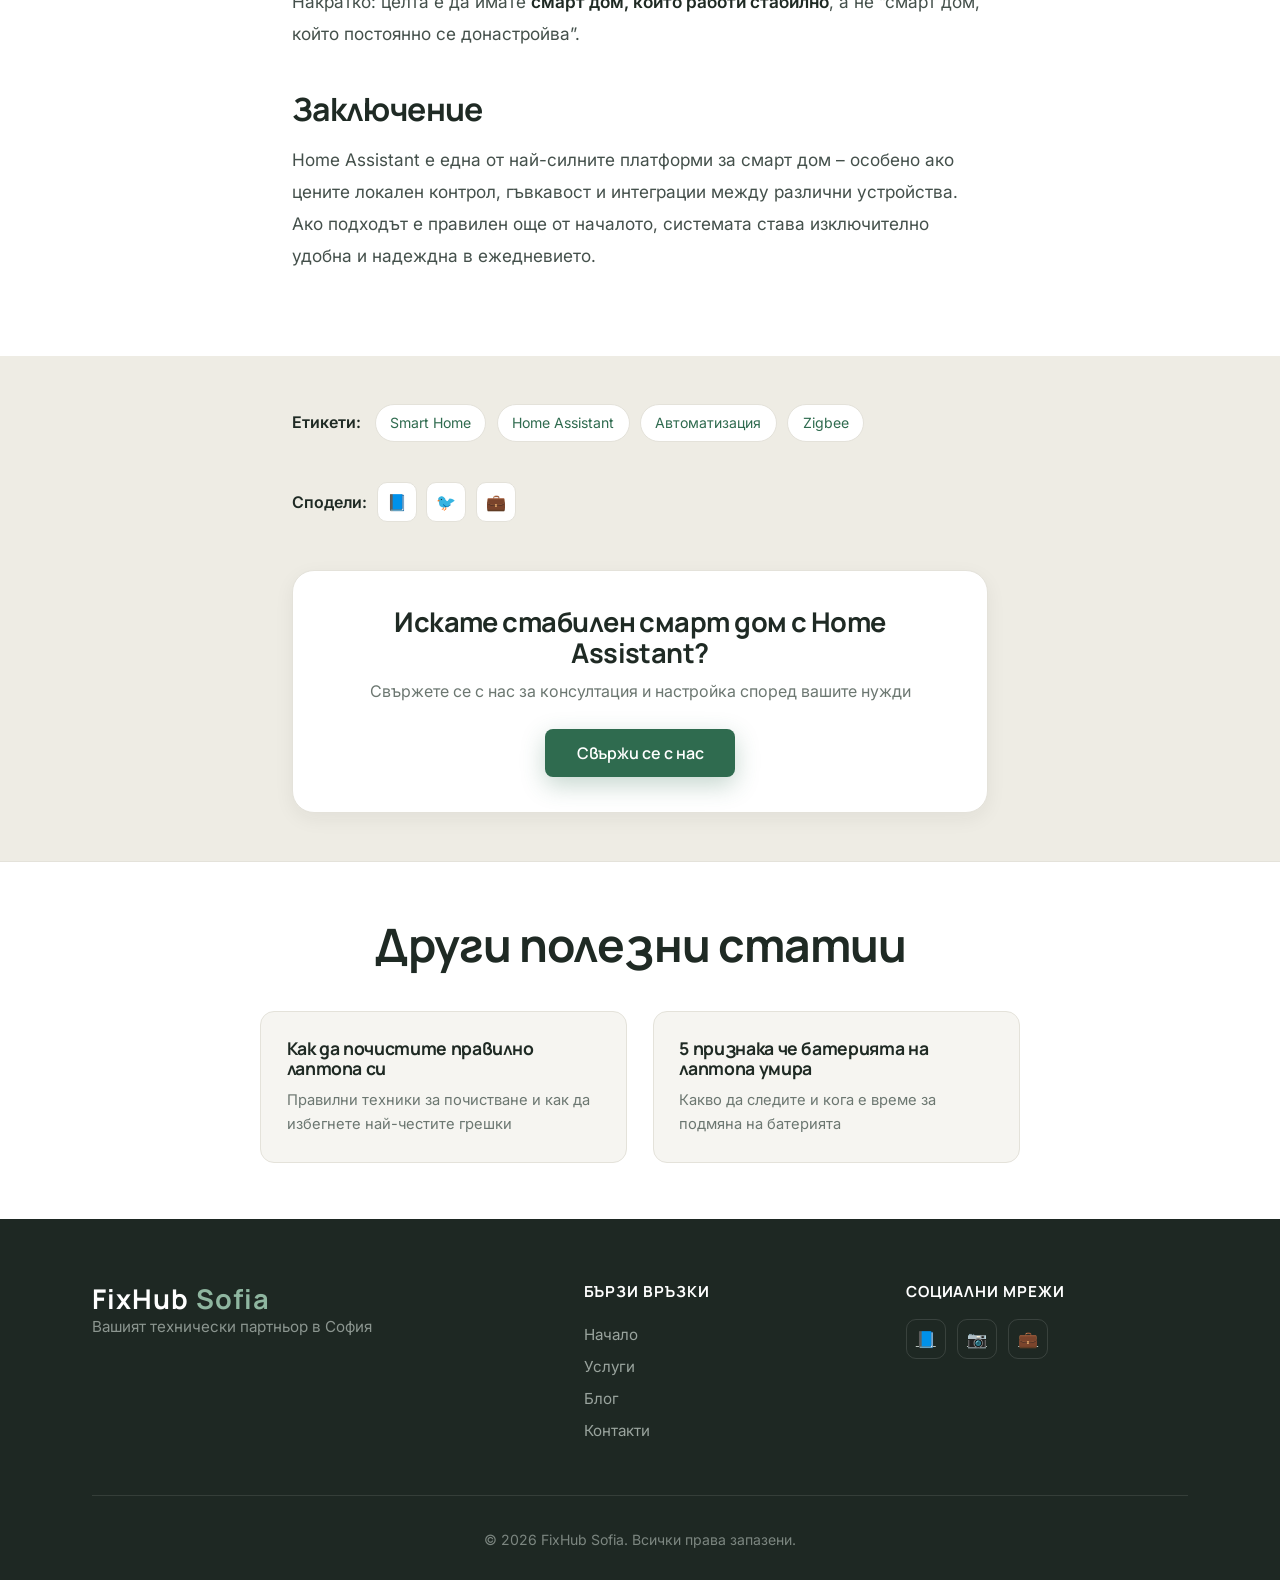
<file: blog/articles/home-assistant-intro.html>
<!DOCTYPE html>
<html lang="bg">
<head>
    <meta charset="UTF-8">
    <meta name="viewport" content="width=device-width, initial-scale=1.0">

    <!-- SEO Meta Tags -->
    <title>Какво е Home Assistant и защо ви трябва | FixHub Sofia Blog</title>
    <meta name="description" content="Въведение в Home Assistant – платформа за смарт дом автоматизация с локален контрол. Научете какво представлява, как работи и кога си заслужава.">
    <meta name="keywords" content="Home Assistant, смарт дом, home assistant софия, автоматизация дом, zigbee, matter, smart home">

    <!-- Open Graph -->
    <meta property="og:title" content="Какво е Home Assistant и защо ви трябва">
    <meta property="og:description" content="Локален смарт дом контрол, автоматизации и интеграции – без зависимост от cloud услуги.">
    <meta property="og:type" content="article">

    <link rel="icon" type="image/png" href="data:image/svg+xml,<svg xmlns='http://www.w3.org/2000/svg' viewBox='0 0 100 100'><rect width='100' height='100' rx='22' fill='%232f6b4f'/><text x='50' y='72' font-size='62' font-family='Arial' font-weight='bold' fill='white' text-anchor='middle'>F</text></svg>">
    <link rel="stylesheet" href="../../css/style.css">
</head>
<body>

<!-- Navigation -->
<nav class="navbar" id="navbar">
    <div class="nav-container">
        <a href="../../index.html" class="nav-logo">
            <span class="logo-mark">F</span>
            <span class="logo-text">FixHub <span>Sofia</span></span>
        </a>

        <ul class="nav-menu" id="nav-menu">
            <li><a href="../../index.html#home" class="nav-link">Начало</a></li>
            <li><a href="../../index.html#services" class="nav-link">Услуги</a></li>
            <li><a href="../index.html" class="nav-link active">Блог</a></li>
            <li><a href="../../index.html#about" class="nav-link">За нас</a></li>
            <li><a href="../../index.html#contact" class="nav-link">Контакти</a></li>
        </ul>

        <a href="../../index.html#contact" class="nav-cta">Запитване</a>

        <div class="hamburger" id="hamburger">
            <span></span>
            <span></span>
            <span></span>
        </div>
    </div>
</nav>

<!-- Article Header -->
<article class="blog-article">
    <header class="article-header">
        <div class="container">
            <a href="../index.html" class="back-link">← Назад към всички статии</a>

            <span class="article-category">Умен дом</span>

            <h1 class="article-title">Какво е Home Assistant и защо ви трябва</h1>

            <p class="article-subtitle">Локален контрол, автоматизации и интеграции – смарт дом по вашите правила</p>

            <div class="article-meta">
                <span class="article-date">📅 5 февруари 2025</span>
                <span class="article-reading-time">⏱️ 7 мин четене</span>
            </div>
        </div>
    </header>

    <!-- Article Content -->
    <section class="article-content">
        <div class="container">

            <h2>Въведение</h2>
            <p>
                Ако имате смарт крушки, контакти, термостат, камера или робот прахосмукачка, вероятно сте усетили
                едно нещо: устройствата работят добре… докато са “в своята екосистема”. Различни приложения, различни
                акаунти, различни ограничения. <strong>Home Assistant</strong> е платформа, която обединява всички тези
                устройства на едно място и ви дава възможност да правите истински автоматизации – често <strong>локално</strong>,
                без зависимост от cloud услуги.
            </p>

            <div class="article-callout">
                <h4>💡 Кратко казано</h4>
                <p>
                    Home Assistant е “мозъкът” на смарт дома – събира данни от устройства/сензори и управлява автоматизации
                    по правила, които вие задавате.
                </p>
            </div>

            <h2>Какво точно е Home Assistant?</h2>
            <p>
                Home Assistant (HA) е open-source софтуер за смарт дом автоматизация. Може да се инсталира на
                малък компютър (например mini PC), Raspberry Pi, стар лаптоп или виртуална машина.
                След инсталация получавате уеб интерфейс (dashboard), мобилно приложение и богата система от интеграции.
            </p>

            <h2>Защо хората го предпочитат пред “готовите” смарт платформи?</h2>
            <p>
                Не защото е “по-сложно”, а защото дава контрол и гъвкавост. Ето най-съществените причини:
            </p>

            <ul class="article-list">
                <li><strong>Локален контрол</strong> – много автоматизации работят и без интернет</li>
                <li><strong>Едно място за всичко</strong> – устройства от различни марки в един интерфейс</li>
                <li><strong>Гъвкави автоматизации</strong> – “ако/тогава”, сцени, режими, графици, условия</li>
                <li><strong>Поверителност</strong> – по-малко зависимост от външни сървъри и акаунти</li>
                <li><strong>Разширяемост</strong> – добавяте нови устройства/интеграции без да “сменяте системата”</li>
            </ul>

            <div class="article-warning">
                <h4>⚠️ Важно уточнение</h4>
                <p>
                    Home Assistant не е “магическа пръчка” за всяко устройство. Някои смарт джаджи са силно зависими от cloud
                    и имат ограничения. Затова правилният подбор на устройства е ключов, ако целта е надежден локален смарт дом.
                </p>
            </div>

            <h2>Локално срещу Cloud: каква е разликата на практика?</h2>
            <p>
                Много “смарт” устройства работят през облачни услуги (cloud). Това означава: устройство → интернет → сървър → приложение.
                При проблем с интернет или сървъра, управлението и автоматизациите може да спрат.
            </p>
            <p>
                При локален контрол логиката се изпълнява във вашата мрежа: устройство → Home Assistant → действие.
                Това дава по-бърза реакция и по-голяма надеждност.
            </p>

            <div class="article-callout">
                <h4>💡 Реален пример</h4>
                <p>
                    Ако движението в коридора трябва да включва светлината “веднага”, локална автоматизация често е осезаемо по-бърза
                    от cloud сценарий (особено вечер, при по-слаб Wi-Fi или натоварена мрежа).
                </p>
            </div>

            <h2>Какви устройства може да управлява?</h2>
            <p>
                Home Assistant има огромен списък от интеграции – от крушки и контакти до климатик, соларни системи, аларми и камери.
                Най-често срещаните категории:
            </p>

            <ul class="article-list">
                <li><strong>Осветление</strong> – крушки, LED ленти, релета, димери</li>
                <li><strong>Контакти и измерване</strong> – смарт контакти, електромери, консумация</li>
                <li><strong>Климат и отопление</strong> – термостати, климатици, бойлери, подово</li>
                <li><strong>Сигурност</strong> – датчици за врати/прозорци, движение, камери, сирени</li>
                <li><strong>Сензори</strong> – температура, влажност, CO₂, теч, дим</li>
                <li><strong>Мултимедия</strong> – телевизори, колони, Chromecast, Spotify</li>
            </ul>

            <h2>Zigbee, Wi-Fi, Matter – кое какво е?</h2>

            <h3>Wi-Fi устройства</h3>
            <p>
                Най-популярни, но не винаги най-ефективни при много устройства. При голям брой Wi-Fi джаджи мрежата може да се натоварва,
                а някои модели разчитат на cloud.
            </p>

            <h3>Zigbee (и подобни протоколи)</h3>
            <p>
                Много добър избор за датчици, осветление и “батерийни” устройства. Работи като mesh мрежа (устройствата си “подават” сигнал),
                което дава добър обхват и стабилност.
            </p>

            <h3>Matter</h3>
            <p>
                По-нов стандарт, който цели по-добра съвместимост между различни производители. Полезен е, но в реални инсталации често се комбинира
                с Zigbee/Wi-Fi според конкретните нужди.
            </p>

            <div class="article-callout">
                <h4>💡 Професионален подход</h4>
                <p>
                    Най-надеждните смарт домове са “хибридни”: Zigbee за датчици и осветление, Wi-Fi за конкретни устройства, и ясни правила за автоматизации.
                    Целта е стабилност, не “всичко да е една марка”.
                </p>
            </div>

            <h2>Примери за автоматизации, които реално си заслужават</h2>
            <p>
                Ето няколко типични сценария, които дават реална полза:
            </p>

            <ul class="article-list">
                <li><strong>Осветление по движение</strong> – различна яркост през ден/нощ, таймер за изключване</li>
                <li><strong>Режим “Излизам”</strong> – изключва контакти, гаси светлини, пуска аларма</li>
                <li><strong>Анти-скреж/влага</strong> – вентилатор в баня според влажност, не само по време</li>
                <li><strong>Енергийна оптимизация</strong> – следи консумация, известява при необичайно висока</li>
                <li><strong>Сигурност</strong> – уведомления при отваряне на врата, движение, теч, дим</li>
            </ul>

            <div class="article-warning">
                <h4>⚠️ Типична грешка</h4>
                <p>
                    Да се купуват устройства “на парче” без план. След 6 месеца се оказва, че половината са в различни приложения
                    и не могат да се комбинират в автоматизации. По-добре е да има базова архитектура от началото.
                </p>
            </div>

            <h2>Трудно ли е? И за кого е подходящо?</h2>
            <p>
                Home Assistant може да бъде много лесен за базови сценарии и много мощен за напреднали. Подходящ е за:
            </p>

            <ul class="article-list">
                <li>Хора, които искат <strong>по-надежден</strong> смарт дом (без излишна cloud зависимост)</li>
                <li>Домове с <strong>много устройства</strong> от различни марки</li>
                <li>Хора, които искат <strong>истински автоматизации</strong>, а не просто “управление от телефон”</li>
            </ul>

            <h2>Какво предлагаме ние (FixHub Sofia)</h2>
            <p>
                Ако искате Home Assistant, но не ви се занимава с настройка, интеграции и “дребни капани”, можем да помогнем с:
            </p>

            <ol class="article-list">
                <li>Консултация и план (какво има смисъл за вашия дом)</li>
                <li>Инсталация и настройка на Home Assistant</li>
                <li>Интеграция на устройства (Zigbee/Wi-Fi, мостове, хъбове)</li>
                <li>Основни автоматизации и dashboards</li>
                <li>Оптимизация за стабилност и поддръжка</li>
            </ol>

            <p>
                Накратко: целта е да имате <strong>смарт дом, който работи стабилно</strong>, а не “смарт дом, който постоянно се донастройва”.
            </p>

            <h2>Заключение</h2>
            <p>
                Home Assistant е една от най-силните платформи за смарт дом – особено ако цените локален контрол,
                гъвкавост и интеграции между различни устройства. Ако подходът е правилен още от началото, системата става
                изключително удобна и надеждна в ежедневието.
            </p>

        </div>
    </section>

    <!-- Article Footer -->
    <footer class="article-footer">
        <div class="container">

            <!-- Tags -->
            <div class="article-tags">
                <span class="tag-label">Етикети:</span>
                <a href="#" class="tag">Smart Home</a>
                <a href="#" class="tag">Home Assistant</a>
                <a href="#" class="tag">Автоматизация</a>
                <a href="#" class="tag">Zigbee</a>
            </div>

            <!-- Share -->
            <div class="article-share">
                <span class="share-label">Сподели:</span>
                <a href="#" class="share-btn" aria-label="Facebook">📘</a>
                <a href="#" class="share-btn" aria-label="Twitter">🐦</a>
                <a href="#" class="share-btn" aria-label="LinkedIn">💼</a>
            </div>

            <!-- CTA -->
            <div class="article-cta">
                <h3>Искате стабилен смарт дом с Home Assistant?</h3>
                <p>Свържете се с нас за консултация и настройка според вашите нужди</p>
                <a href="../../index.html#contact" class="btn btn-primary">Свържи се с нас</a>
            </div>

        </div>
    </footer>

    <!-- Related Articles -->
    <section class="related-articles">
        <div class="container">
            <h2>Други полезни статии</h2>
            <div class="related-grid">

                <a href="clean-laptop.html" class="related-card">
                    <h4>Как да почистите правилно лаптопа си</h4>
                    <p>Правилни техники за почистване и как да избегнете най-честите грешки</p>
                </a>

                <a href="battery-life.html" class="related-card">
                    <h4>5 признака че батерията на лаптопа умира</h4>
                    <p>Какво да следите и кога е време за подмяна на батерията</p>
                </a>

            </div>
        </div>
    </section>

</article>

<!-- Footer -->
<footer class="footer">
    <div class="container">
        <div class="footer-content">
            <div class="footer-brand">
                <h3 style="color:var(--white); font-family:var(--font-display); letter-spacing:0.04em;">FixHub <span style="color:#8fb6a0;">Sofia</span></h3>
                <p>Вашият технически партньор в София</p>
            </div>

            <div class="footer-links">
                <h4>Бързи връзки</h4>
                <ul>
                    <li><a href="../../index.html#home">Начало</a></li>
                    <li><a href="../../index.html#services">Услуги</a></li>
                    <li><a href="../index.html">Блог</a></li>
                    <li><a href="../../index.html#contact">Контакти</a></li>
                </ul>
            </div>

            <div class="footer-social">
                <h4>Социални мрежи</h4>
                <div class="social-icons">
                    <a href="#" aria-label="Facebook">📘</a>
                    <a href="#" aria-label="Instagram">📷</a>
                    <a href="#" aria-label="LinkedIn">💼</a>
                </div>
            </div>
        </div>

        <div class="footer-bottom">
            <p>&copy; 2026 FixHub Sofia. Всички права запазени.</p>
        </div>
    </div>
</footer>

<script src="../../js/script.js"></script>
</body>
</html>
</file>
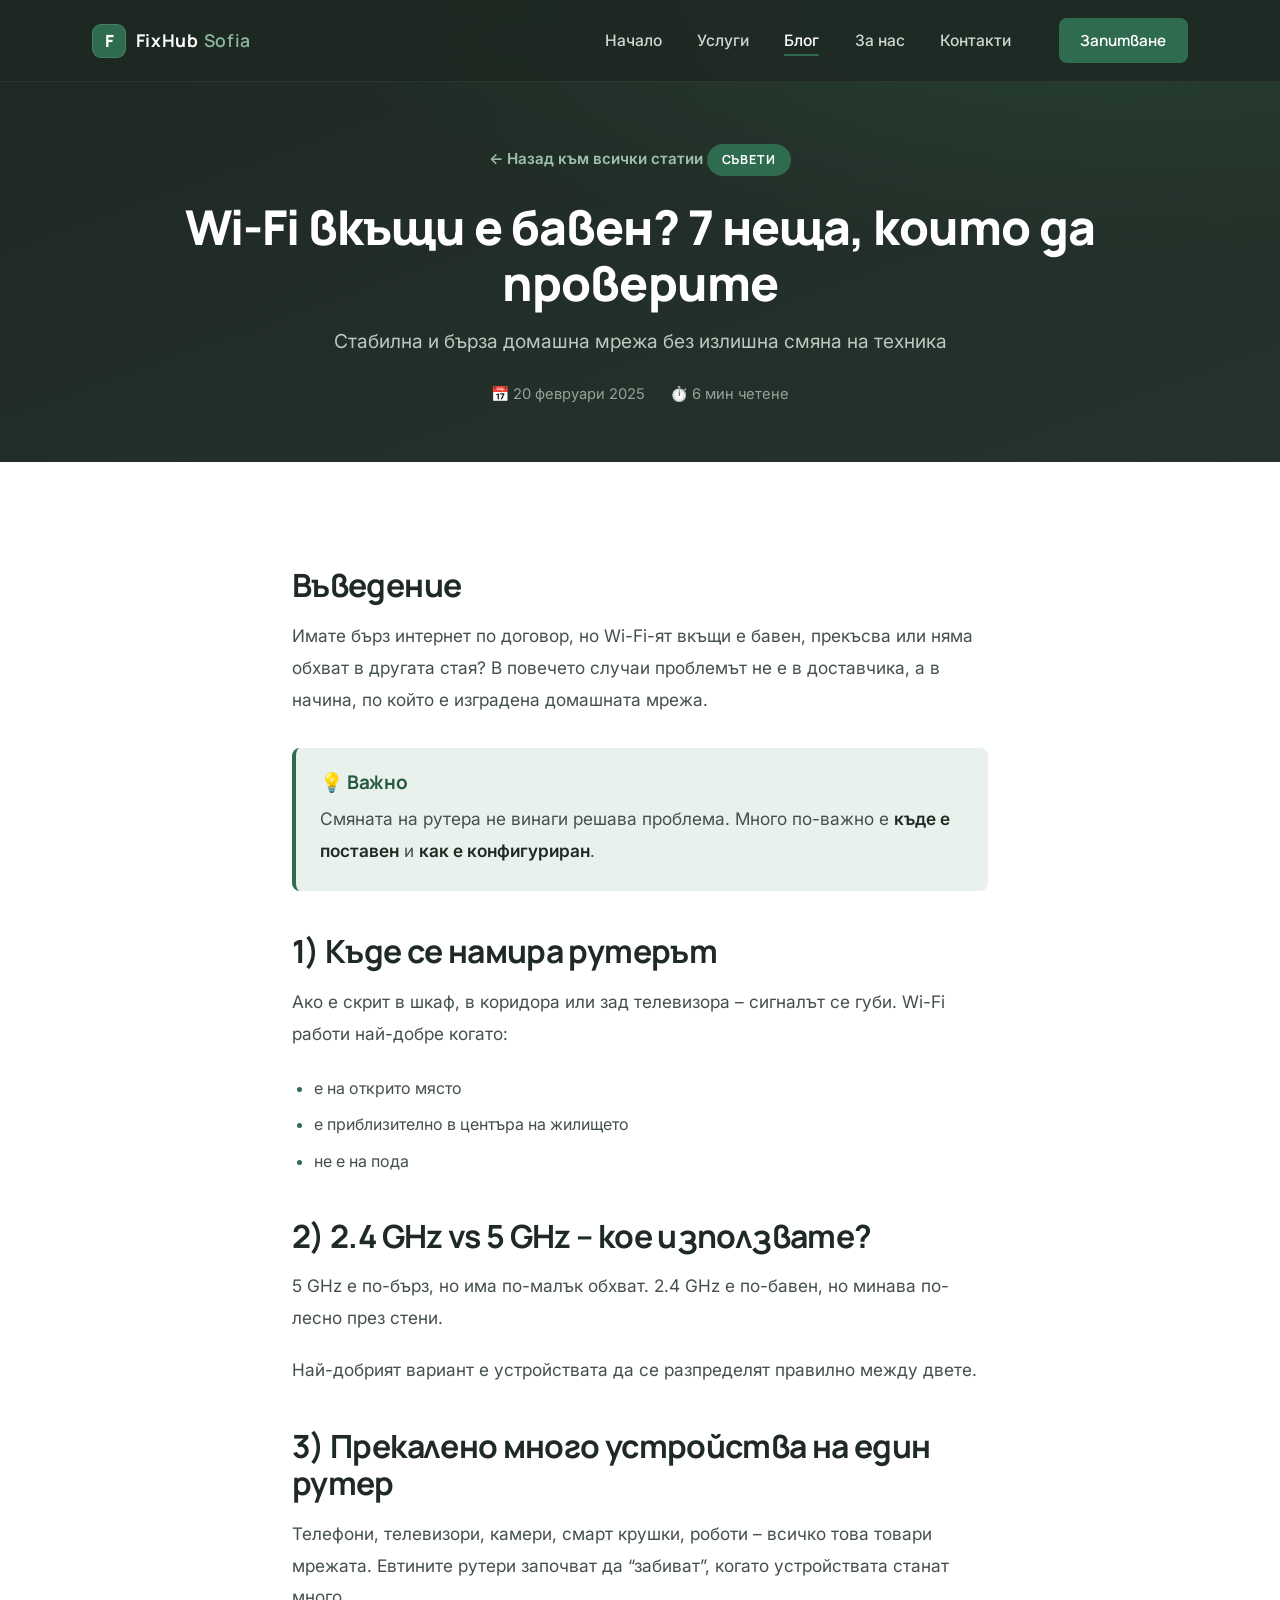
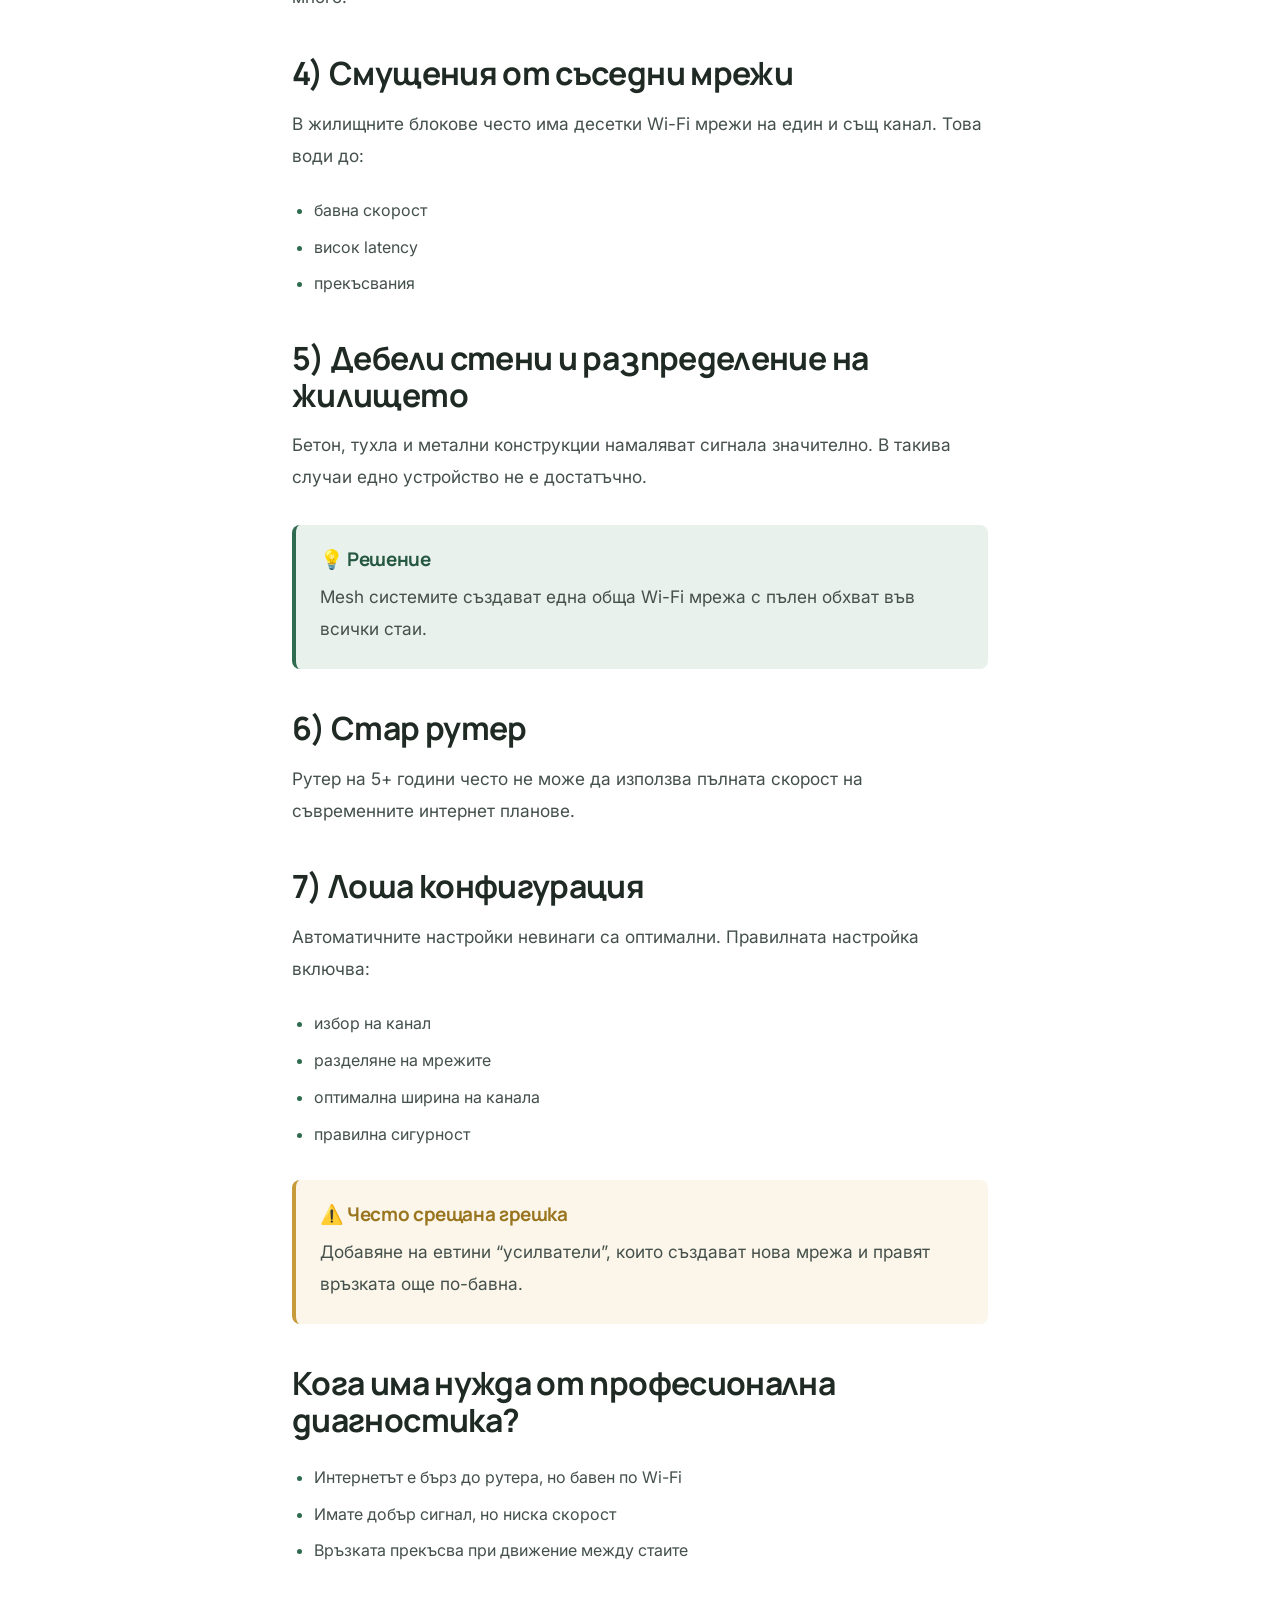
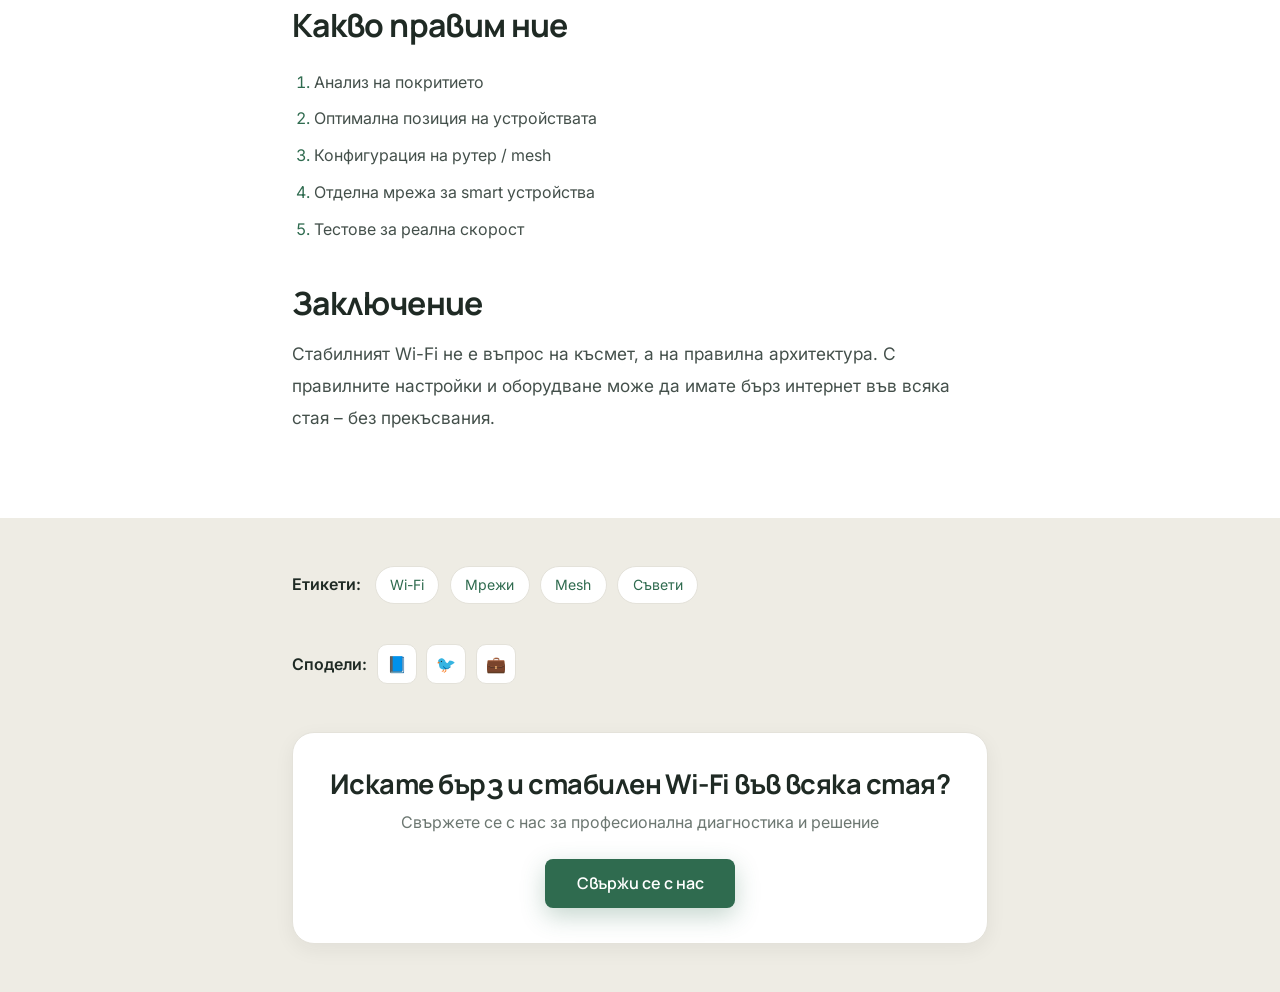
<file: blog/articles/wifi-slow-home.html>
<!DOCTYPE html>
<html lang="bg">
<head>
    <meta charset="UTF-8">
    <meta name="viewport" content="width=device-width, initial-scale=1.0">

    <title>Wi-Fi вкъщи е бавен? 7 неща, които да проверите | FixHub Sofia Blog</title>
    <meta name="description" content="Слаб Wi-Fi сигнал, прекъсващ интернет или бавна връзка? Вижте най-честите причини и кога има нужда от професионална диагностика.">
    <meta name="keywords" content="бавен WiFi, слаб WiFi сигнал, интернет прекъсва, mesh система, оптимизация на мрежа">

    <meta property="og:title" content="Wi-Fi вкъщи е бавен? 7 неща, които да проверите">
    <meta property="og:description" content="Практични съвети за по-бърз и стабилен домашен интернет">
    <meta property="og:type" content="article">

    <link rel="icon" type="image/png" href="data:image/svg+xml,<svg xmlns='http://www.w3.org/2000/svg' viewBox='0 0 100 100'><rect width='100' height='100' rx='22' fill='%232f6b4f'/><text x='50' y='72' font-size='62' font-family='Arial' font-weight='bold' fill='white' text-anchor='middle'>F</text></svg>">
    <link rel="stylesheet" href="../../css/style.css">
</head>
<body>
<nav class="navbar" id="navbar">
    <div class="nav-container">
        <a href="../../index.html" class="nav-logo">
            <span class="logo-mark">F</span>
            <span class="logo-text">FixHub <span>Sofia</span></span>
        </a>

        <ul class="nav-menu" id="nav-menu">
            <li><a href="../../index.html#home" class="nav-link">Начало</a></li>
            <li><a href="../../index.html#services" class="nav-link">Услуги</a></li>
            <li><a href="../index.html" class="nav-link active">Блог</a></li>
            <li><a href="../../index.html#about" class="nav-link">За нас</a></li>
            <li><a href="../../index.html#contact" class="nav-link">Контакти</a></li>
        </ul>

        <a href="../../index.html#contact" class="nav-cta">Запитване</a>

        <div class="hamburger" id="hamburger">
            <span></span>
            <span></span>
            <span></span>
        </div>
    </div>
</nav>
<article class="blog-article">
    <header class="article-header">
        <div class="container">

            <a href="../index.html" class="back-link">← Назад към всички статии</a>

            <span class="article-category">Съвети</span>

            <h1 class="article-title">Wi-Fi вкъщи е бавен? 7 неща, които да проверите</h1>

            <p class="article-subtitle">
                Стабилна и бърза домашна мрежа без излишна смяна на техника
            </p>

            <div class="article-meta">
                <span class="article-date">📅 20 февруари 2025</span>
                <span class="article-reading-time">⏱️ 6 мин четене</span>
            </div>

        </div>
    </header>
    <section class="article-content">
        <div class="container">

            <h2>Въведение</h2>
            <p>
                Имате бърз интернет по договор, но Wi-Fi-ят вкъщи е бавен, прекъсва или
                няма обхват в другата стая? В повечето случаи проблемът не е в доставчика,
                а в начина, по който е изградена домашната мрежа.
            </p>

            <div class="article-callout">
                <h4>💡 Важно</h4>
                <p>
                    Смяната на рутера не винаги решава проблема. Много по-важно е
                    <strong>къде е поставен</strong> и <strong>как е конфигуриран</strong>.
                </p>
            </div>

            <h2>1) Къде се намира рутерът</h2>
            <p>
                Ако е скрит в шкаф, в коридора или зад телевизора – сигналът се губи.
                Wi-Fi работи най-добре когато:
            </p>

            <ul class="article-list">
                <li>е на открито място</li>
                <li>е приблизително в центъра на жилището</li>
                <li>не е на пода</li>
            </ul>

            <h2>2) 2.4 GHz vs 5 GHz – кое използвате?</h2>

            <p>
                5 GHz е по-бърз, но има по-малък обхват.
                2.4 GHz е по-бавен, но минава по-лесно през стени.
            </p>

            <p>
                Най-добрият вариант е устройствата да се разпределят правилно между двете.
            </p>

            <h2>3) Прекалено много устройства на един рутер</h2>

            <p>
                Телефони, телевизори, камери, смарт крушки, роботи – всичко това товари мрежата.
                Евтините рутери започват да “забиват”, когато устройствата станат много.
            </p>

            <h2>4) Смущения от съседни мрежи</h2>

            <p>
                В жилищните блокове често има десетки Wi-Fi мрежи на един и същ канал.
                Това води до:
            </p>

            <ul class="article-list">
                <li>бавна скорост</li>
                <li>висок latency</li>
                <li>прекъсвания</li>
            </ul>

            <h2>5) Дебели стени и разпределение на жилището</h2>

            <p>
                Бетон, тухла и метални конструкции намаляват сигнала значително.
                В такива случаи едно устройство не е достатъчно.
            </p>

            <div class="article-callout">
                <h4>💡 Решение</h4>
                <p>
                    Mesh системите създават една обща Wi-Fi мрежа с пълен обхват във всички стаи.
                </p>
            </div>

            <h2>6) Стар рутер</h2>

            <p>
                Рутер на 5+ години често не може да използва пълната скорост на съвременните
                интернет планове.
            </p>

            <h2>7) Лоша конфигурация</h2>

            <p>
                Автоматичните настройки невинаги са оптимални.
                Правилната настройка включва:
            </p>

            <ul class="article-list">
                <li>избор на канал</li>
                <li>разделяне на мрежите</li>
                <li>оптимална ширина на канала</li>
                <li>правилна сигурност</li>
            </ul>

            <div class="article-warning">
                <h4>⚠️ Често срещана грешка</h4>
                <p>
                    Добавяне на евтини “усилватели”, които създават нова мрежа и правят
                    връзката още по-бавна.
                </p>
            </div>

            <h2>Кога има нужда от професионална диагностика?</h2>

            <ul class="article-list">
                <li>Интернетът е бърз до рутера, но бавен по Wi-Fi</li>
                <li>Имате добър сигнал, но ниска скорост</li>
                <li>Връзката прекъсва при движение между стаите</li>
            </ul>

            <h2>Какво правим ние</h2>

            <ol class="article-list">
                <li>Анализ на покритието</li>
                <li>Оптимална позиция на устройствата</li>
                <li>Конфигурация на рутер / mesh</li>
                <li>Отделна мрежа за smart устройства</li>
                <li>Тестове за реална скорост</li>
            </ol>

            <h2>Заключение</h2>

            <p>
                Стабилният Wi-Fi не е въпрос на късмет, а на правилна архитектура.
                С правилните настройки и оборудване може да имате
                бърз интернет във всяка стая – без прекъсвания.
            </p>

        </div>
    </section>
    <footer class="article-footer">
        <div class="container">

            <div class="article-tags">
                <span class="tag-label">Етикети:</span>
                <a href="#" class="tag">Wi-Fi</a>
                <a href="#" class="tag">Мрежи</a>
                <a href="#" class="tag">Mesh</a>
                <a href="#" class="tag">Съвети</a>
            </div>

            <div class="article-share">
                <span class="share-label">Сподели:</span>
                <a href="#" class="share-btn">📘</a>
                <a href="#" class="share-btn">🐦</a>
                <a href="#" class="share-btn">💼</a>
            </div>

            <div class="article-cta">
                <h3>Искате бърз и стабилен Wi-Fi във всяка стая?</h3>
                <p>Свържете се с нас за професионална диагностика и решение</p>
                <a href="../../index.html#contact" class="btn btn-primary">Свържи се с нас</a>
            </div>

        </div>
    </footer>
</article>
    <script src="../../js/script.js"></script>
</body>
</html>
</file>
<file: css/style.css>
/* ===========================================================
   FixHub Sofia — Design System
   Palette: Slate-green + Cream + Emerald
   Calm, premium, restrained. Few icons, generous whitespace.
   =========================================================== */

@import url('https://fonts.googleapis.com/css2?family=Manrope:wght@500;600;700;800&family=Inter:wght@400;500;600&display=swap');

:root {
    /* Core palette */
    --slate-900: #1e2823;   /* darkest slate-green (hero, footer) */
    --slate-800: #26332c;   /* slate gradient end */
    --slate-700: #2f3d36;
    --ink:       #1f2a24;   /* headings */
    --body:      #44504b;   /* body text */
    --muted:     #6c7771;   /* secondary text */
    --emerald:   #2f6b4f;   /* primary accent */
    --emerald-dark: #255840;
    --emerald-tint: #e9f1ec; /* soft accent background */
    --cream:     #f6f5f1;   /* primary section bg */
    --cream-alt: #eeece4;   /* alt section bg */
    --white:     #ffffff;
    --line:      #e4e2da;   /* hairline borders */
    --line-dark: rgba(255, 255, 255, 0.10);

    /* Typography */
    --font-display: 'Manrope', -apple-system, BlinkMacSystemFont, 'Segoe UI', sans-serif;
    --font-body: 'Inter', -apple-system, BlinkMacSystemFont, 'Segoe UI', sans-serif;

    /* Spacing scale */
    --space-section: clamp(4.5rem, 9vw, 8rem);

    /* Radius */
    --radius-sm: 8px;
    --radius-md: 14px;
    --radius-lg: 22px;

    /* Shadows — soft, low-contrast */
    --shadow-xs: 0 1px 2px rgba(31, 42, 36, 0.04);
    --shadow-sm: 0 6px 20px rgba(31, 42, 36, 0.06);
    --shadow-md: 0 14px 40px rgba(31, 42, 36, 0.10);
    --shadow-lg: 0 24px 60px rgba(31, 42, 36, 0.14);

    --transition: 0.28s cubic-bezier(0.4, 0, 0.2, 1);
}

*,
*::before,
*::after {
    margin: 0;
    padding: 0;
    box-sizing: border-box;
}

html {
    scroll-behavior: smooth;
    font-size: 16px;
    -webkit-text-size-adjust: 100%;
}

body {
    font-family: var(--font-body);
    line-height: 1.65;
    color: var(--body);
    background: var(--cream);
    overflow-x: hidden;
    -webkit-font-smoothing: antialiased;
    text-rendering: optimizeLegibility;
}

img { max-width: 100%; display: block; }

/* ===========================
   Typography
   =========================== */
h1, h2, h3, h4, h5, h6 {
    font-family: var(--font-display);
    line-height: 1.15;
    font-weight: 700;
    color: var(--ink);
    letter-spacing: -0.02em;
}

h1 { font-size: clamp(2.4rem, 5.5vw, 3.9rem); font-weight: 800; }
h2 { font-size: clamp(1.9rem, 3.6vw, 2.9rem); }
h3 { font-size: clamp(1.3rem, 2.4vw, 1.7rem); }

p { hyphens: auto; }

a { color: var(--emerald); }

.eyebrow {
    display: inline-block;
    font-family: var(--font-display);
    font-size: 0.78rem;
    font-weight: 700;
    letter-spacing: 0.18em;
    text-transform: uppercase;
    color: var(--emerald);
    margin-bottom: 1rem;
}

/* ===========================
   Layout helpers
   =========================== */
.container {
    max-width: 1160px;
    margin: 0 auto;
    padding: 0 2rem;
}

.section {
    padding: var(--space-section) 0;
}

.section-head {
    max-width: 640px;
    margin: 0 auto 3.5rem;
    text-align: center;
}

.section-title {
    color: var(--ink);
    margin-bottom: 1rem;
}

.section-subtitle {
    color: var(--muted);
    font-size: 1.1rem;
}

/* ===========================
   Buttons
   =========================== */
.btn {
    --btn-bg: var(--emerald);
    display: inline-flex;
    align-items: center;
    justify-content: center;
    gap: 0.5rem;
    padding: 0.95rem 1.9rem;
    font-family: var(--font-display);
    font-size: 1rem;
    font-weight: 600;
    line-height: 1;
    border-radius: var(--radius-sm);
    border: 1.5px solid transparent;
    cursor: pointer;
    text-decoration: none;
    transition: transform var(--transition), box-shadow var(--transition),
                background var(--transition), color var(--transition), border-color var(--transition);
    white-space: nowrap;
}

.btn-primary {
    background: var(--emerald);
    color: var(--white);
    box-shadow: 0 8px 24px rgba(47, 107, 79, 0.28);
}

.btn-primary:hover {
    background: var(--emerald-dark);
    transform: translateY(-2px);
    box-shadow: 0 12px 30px rgba(47, 107, 79, 0.36);
}

.btn-secondary {
    background: transparent;
    color: var(--ink);
    border-color: var(--line);
}

.btn-secondary:hover {
    border-color: var(--emerald);
    color: var(--emerald);
    transform: translateY(-2px);
}

/* Buttons on dark backgrounds */
.on-dark .btn-secondary,
.btn-ghost {
    color: #e8ede9;
    border-color: rgba(255, 255, 255, 0.22);
    background: transparent;
}

.on-dark .btn-secondary:hover,
.btn-ghost:hover {
    border-color: rgba(255, 255, 255, 0.55);
    color: var(--white);
    background: rgba(255, 255, 255, 0.06);
    transform: translateY(-2px);
}

/* ===========================
   Navigation
   =========================== */
.navbar {
    position: fixed;
    inset: 0 0 auto 0;
    background: rgba(30, 40, 35, 0.85);
    backdrop-filter: blur(14px);
    -webkit-backdrop-filter: blur(14px);
    border-bottom: 1px solid rgba(255, 255, 255, 0.06);
    padding: 1.1rem 0;
    z-index: 1000;
    transition: padding var(--transition), background var(--transition);
}

.navbar.scrolled {
    padding: 0.7rem 0;
    background: rgba(30, 40, 35, 0.96);
}

.nav-container {
    max-width: 1160px;
    margin: 0 auto;
    padding: 0 2rem;
    display: flex;
    justify-content: space-between;
    align-items: center;
    gap: 1.5rem;
}

.nav-logo {
    display: flex;
    align-items: center;
    gap: 0.6rem;
    text-decoration: none;
    flex-shrink: 0;
}

.logo-mark {
    width: 34px;
    height: 34px;
    border-radius: 9px;
    background: var(--emerald);
    display: grid;
    place-items: center;
    color: var(--white);
    font-family: var(--font-display);
    font-weight: 800;
    font-size: 1.05rem;
    box-shadow: inset 0 0 0 1px rgba(255,255,255,0.12);
}

.logo-text {
    font-family: var(--font-display);
    font-weight: 700;
    font-size: 1.1rem;
    letter-spacing: 0.04em;
    color: var(--white);
}

.logo-text span { color: #8fb6a0; font-weight: 600; }

.nav-menu {
    display: flex;
    list-style: none;
    gap: 2.2rem;
    align-items: center;
    margin-left: auto;
}

.nav-link {
    color: #cdd6d0;
    text-decoration: none;
    font-size: 0.98rem;
    font-weight: 500;
    position: relative;
    transition: color var(--transition);
}

.nav-link::after {
    content: '';
    position: absolute;
    bottom: -6px;
    left: 0;
    width: 0;
    height: 2px;
    background: var(--emerald);
    border-radius: 2px;
    transition: width var(--transition);
}

.nav-link:hover,
.nav-link.active { color: var(--white); }

.nav-link:hover::after,
.nav-link.active::after { width: 100%; }

.nav-cta {
    margin-left: 1.5rem;
    background: var(--emerald);
    color: var(--white);
    padding: 0.65rem 1.35rem;
    border-radius: var(--radius-sm);
    text-decoration: none;
    font-family: var(--font-display);
    font-weight: 600;
    font-size: 0.95rem;
    transition: transform var(--transition), background var(--transition);
}

.nav-cta:hover {
    background: var(--emerald-dark);
    transform: translateY(-2px);
}

/* Hamburger */
.hamburger {
    display: none;
    flex-direction: column;
    gap: 5px;
    cursor: pointer;
    z-index: 1001;
    padding: 4px;
}

.hamburger span {
    width: 26px;
    height: 2px;
    background: var(--white);
    border-radius: 2px;
    transition: var(--transition);
}

.hamburger.active span:nth-child(1) { transform: rotate(45deg) translate(6px, 6px); }
.hamburger.active span:nth-child(2) { opacity: 0; }
.hamburger.active span:nth-child(3) { transform: rotate(-45deg) translate(6px, -6px); }

/* ===========================
   Hero
   =========================== */
.hero {
    position: relative;
    min-height: 100vh;
    display: flex;
    align-items: center;
    background:
        radial-gradient(120% 90% at 78% 8%, rgba(47, 107, 79, 0.28) 0%, transparent 55%),
        linear-gradient(160deg, var(--slate-900) 0%, var(--slate-800) 60%, #1b2520 100%);
    color: #e8ede9;
    overflow: hidden;
    padding: 8rem 0 5rem;
}

/* subtle dot texture */
.hero::before {
    content: '';
    position: absolute;
    inset: 0;
    background-image: radial-gradient(rgba(255, 255, 255, 0.05) 1px, transparent 1px);
    background-size: 26px 26px;
    mask-image: radial-gradient(80% 70% at 50% 40%, #000 0%, transparent 80%);
    -webkit-mask-image: radial-gradient(80% 70% at 50% 40%, #000 0%, transparent 80%);
    pointer-events: none;
}

.hero-content {
    position: relative;
    z-index: 2;
    max-width: 820px;
}

.hero-eyebrow {
    display: inline-flex;
    align-items: center;
    gap: 0.55rem;
    font-family: var(--font-display);
    font-size: 0.82rem;
    font-weight: 600;
    letter-spacing: 0.06em;
    color: #9dc1ad;
    background: rgba(255, 255, 255, 0.05);
    border: 1px solid rgba(255, 255, 255, 0.12);
    padding: 0.5rem 1rem;
    border-radius: 100px;
    margin-bottom: 1.8rem;
}

.hero-eyebrow .dot {
    width: 7px; height: 7px; border-radius: 50%;
    background: #57c98b; box-shadow: 0 0 0 4px rgba(87, 201, 139, 0.18);
}

.hero-title {
    color: var(--white);
    font-size: clamp(2.6rem, 6vw, 4.4rem);
    line-height: 1.06;
    margin-bottom: 1.5rem;
}

.hero-title .accent { color: #7fc6a1; }

.hero-subtitle {
    font-size: clamp(1.05rem, 1.6vw, 1.25rem);
    color: #bcc8c1;
    max-width: 580px;
    margin-bottom: 2.6rem;
    min-height: 1.65em;
}

.hero-subtitle .cursor {
    display: inline-block;
    width: 2px;
    margin-left: 1px;
    background: #7fc6a1;
    animation: blink 1s step-end infinite;
    color: transparent;
}

@keyframes blink { 50% { opacity: 0; } }

.hero-buttons {
    display: flex;
    gap: 1rem;
    flex-wrap: wrap;
    margin-bottom: 3.5rem;
}

.hero-stats {
    display: flex;
    gap: 2.8rem;
    flex-wrap: wrap;
    padding-top: 2rem;
    border-top: 1px solid rgba(255, 255, 255, 0.10);
}

.hero-stat .num {
    font-family: var(--font-display);
    font-size: 1.9rem;
    font-weight: 800;
    color: var(--white);
    line-height: 1;
}

.hero-stat .label {
    font-size: 0.9rem;
    color: #9aa8a1;
    margin-top: 0.35rem;
}

/* ===========================
   Services
   =========================== */
.services { background: var(--white); }

.services-grid {
    display: grid;
    grid-template-columns: repeat(auto-fit, minmax(270px, 1fr));
    gap: 1.6rem;
}

.service-card {
    position: relative;
    background: var(--white);
    border: 1px solid var(--line);
    border-radius: var(--radius-lg);
    padding: 2.2rem 2rem;
    display: flex;
    flex-direction: column;
    transition: transform var(--transition), box-shadow var(--transition), border-color var(--transition);
}

.service-card:hover {
    transform: translateY(-6px);
    box-shadow: var(--shadow-md);
    border-color: transparent;
}

.service-ico {
    width: 52px;
    height: 52px;
    border-radius: 13px;
    background: var(--emerald-tint);
    color: var(--emerald);
    display: grid;
    place-items: center;
    margin-bottom: 1.5rem;
}

.service-ico svg { width: 26px; height: 26px; }

.service-title {
    font-size: 1.3rem;
    margin-bottom: 0.7rem;
}

.service-description {
    color: var(--muted);
    font-size: 0.98rem;
    margin-bottom: 1.5rem;
    flex: 1;
}

.service-foot {
    display: flex;
    align-items: baseline;
    justify-content: space-between;
    gap: 1rem;
    padding-top: 1.2rem;
    border-top: 1px solid var(--line);
}

.service-price {
    font-family: var(--font-display);
    font-weight: 700;
    color: var(--ink);
    font-size: 1.05rem;
}

.service-price small {
    display: block;
    font-family: var(--font-body);
    font-weight: 400;
    font-size: 0.75rem;
    color: var(--muted);
}

.service-link {
    color: var(--emerald);
    text-decoration: none;
    font-family: var(--font-display);
    font-weight: 600;
    font-size: 0.95rem;
    white-space: nowrap;
    transition: gap var(--transition);
}

.service-link:hover { color: var(--emerald-dark); }

/* ===========================
   Trust / Why us strip
   =========================== */
.trust { background: var(--cream-alt); }

.trust-grid {
    display: grid;
    grid-template-columns: repeat(auto-fit, minmax(230px, 1fr));
    gap: 2.2rem;
}

.trust-item {
    display: flex;
    flex-direction: column;
    gap: 0.6rem;
}

.trust-item .t-ico {
    width: 44px; height: 44px;
    border-radius: 12px;
    background: var(--white);
    border: 1px solid var(--line);
    color: var(--emerald);
    display: grid; place-items: center;
    margin-bottom: 0.4rem;
}

.trust-item .t-ico svg { width: 22px; height: 22px; }

.trust-item h4 { font-size: 1.1rem; color: var(--ink); }
.trust-item p { color: var(--muted); font-size: 0.95rem; }

/* ===========================
   Blog
   =========================== */
.blog { background: var(--cream); }

.blog-grid {
    display: grid;
    grid-template-columns: repeat(auto-fit, minmax(290px, 1fr));
    gap: 1.6rem;
}

.blog-card {
    background: var(--white);
    border: 1px solid var(--line);
    border-radius: var(--radius-lg);
    padding: 2rem;
    transition: transform var(--transition), box-shadow var(--transition);
    display: flex;
    flex-direction: column;
}

.blog-card:hover { transform: translateY(-6px); box-shadow: var(--shadow-md); }

.blog-tag {
    align-self: flex-start;
    font-family: var(--font-display);
    font-size: 0.72rem;
    font-weight: 700;
    letter-spacing: 0.1em;
    text-transform: uppercase;
    color: var(--emerald);
    background: var(--emerald-tint);
    padding: 0.3rem 0.7rem;
    border-radius: 6px;
    margin-bottom: 1.1rem;
}

.blog-title {
    font-size: 1.25rem;
    margin-bottom: 0.8rem;
    line-height: 1.3;
}

.blog-excerpt {
    color: var(--muted);
    font-size: 0.96rem;
    margin-bottom: 1.4rem;
    flex: 1;
}

.blog-link {
    color: var(--emerald);
    text-decoration: none;
    font-family: var(--font-display);
    font-weight: 600;
    font-size: 0.95rem;
}

.blog-link:hover { color: var(--emerald-dark); }

/* ===========================
   About
   =========================== */
.about { background: var(--white); }

.about-content {
    display: grid;
    grid-template-columns: 1fr 1fr;
    gap: 4rem;
    align-items: start;
}

.about-text p {
    color: var(--body);
    font-size: 1.05rem;
    margin-bottom: 1.3rem;
}

.about-features {
    display: grid;
    grid-template-columns: 1fr 1fr;
    gap: 1.8rem;
    margin-top: 1rem;
}

.feature { display: flex; flex-direction: column; gap: 0.4rem; }

.feature .f-ico {
    width: 40px; height: 40px;
    border-radius: 11px;
    background: var(--emerald-tint);
    color: var(--emerald);
    display: grid; place-items: center;
    margin-bottom: 0.4rem;
}

.feature .f-ico svg { width: 20px; height: 20px; }

.feature h4 { color: var(--ink); font-size: 1.05rem; }
.feature p { color: var(--muted); font-size: 0.92rem; }

/* ===========================
   Contact
   =========================== */
.contact { background: var(--cream-alt); }

.contact-grid {
    display: grid;
    grid-template-columns: 0.9fr 1.1fr;
    gap: 3.5rem;
}

.contact-info { display: flex; flex-direction: column; gap: 1.8rem; }

.contact-item { display: flex; gap: 1.1rem; align-items: flex-start; }

.contact-item .c-ico {
    width: 46px; height: 46px;
    border-radius: 12px;
    background: var(--white);
    border: 1px solid var(--line);
    color: var(--emerald);
    display: grid; place-items: center;
    flex-shrink: 0;
}

.contact-item .c-ico svg { width: 22px; height: 22px; }

.contact-item h4 { color: var(--ink); font-size: 1.05rem; margin-bottom: 0.2rem; }
.contact-item a { color: var(--emerald); text-decoration: none; font-weight: 600; }
.contact-item a:hover { color: var(--emerald-dark); }
.contact-item p { color: var(--muted); font-size: 0.95rem; }
.contact-note { font-size: 0.82rem; font-style: italic; color: var(--muted); }

.contact-form-container {
    background: var(--white);
    padding: 2.4rem;
    border-radius: var(--radius-lg);
    border: 1px solid var(--line);
    box-shadow: var(--shadow-sm);
}

.contact-form-container h3 { margin-bottom: 1.5rem; }

.contact-form { display: flex; flex-direction: column; gap: 1rem; }

.contact-form input,
.contact-form textarea {
    padding: 0.95rem 1.1rem;
    border: 1.5px solid var(--line);
    border-radius: var(--radius-sm);
    font-family: var(--font-body);
    font-size: 1rem;
    color: var(--ink);
    background: var(--cream);
    transition: border-color var(--transition), background var(--transition);
}

.contact-form input::placeholder,
.contact-form textarea::placeholder { color: #9aa39e; }

.contact-form input:focus,
.contact-form textarea:focus {
    outline: none;
    border-color: var(--emerald);
    background: var(--white);
}

.contact-form textarea { resize: vertical; min-height: 130px; }

.form-note { font-size: 0.82rem; color: var(--muted); font-style: italic; margin-top: 0.5rem; }

.form-success {
  background: #d1fae5;
  color: #065f46;
  border: 1px solid #6ee7b7;
  border-radius: 8px;
  padding: 1rem 1.2rem;
  margin-bottom: 1rem;
  font-weight: 500;
}

.form-error {
  background: #fee2e2;
  color: #991b1b;
  border: 1px solid #fca5a5;
  border-radius: 8px;
  padding: 1rem 1.2rem;
  margin-bottom: 1rem;
}

.field-error { font-size: 0.82rem; color: #dc2626; margin-top: -0.5rem; }

.contact-form input[aria-invalid="true"],
.contact-form textarea[aria-invalid="true"] { border-color: #dc2626; }

/* ===========================
   Footer
   =========================== */
.footer {
    background: var(--slate-900);
    color: #b9c3bd;
    padding: 4rem 0 1.8rem;
}

.footer-content {
    display: grid;
    grid-template-columns: 1.6fr 1fr 1fr;
    gap: 2.5rem;
    margin-bottom: 3rem;
}

.footer-brand .nav-logo { margin-bottom: 1rem; }
.footer-brand p { color: #8b958f; max-width: 320px; font-size: 0.95rem; }

.footer-contact { margin-top: 1.1rem; line-height: 1.95; }
.footer-contact a { color: #9aa49e; text-decoration: none; transition: color var(--transition); }
.footer-contact a:hover { color: #7fc6a1; }

.footer h4 {
    color: var(--white);
    font-size: 0.95rem;
    letter-spacing: 0.06em;
    text-transform: uppercase;
    margin-bottom: 1.2rem;
}

.footer-links ul { list-style: none; }
.footer-links a {
    color: #9aa49e;
    text-decoration: none;
    line-height: 2.1;
    font-size: 0.95rem;
    transition: color var(--transition);
}
.footer-links a:hover { color: #7fc6a1; }

.footer-social .social-icons { display: flex; gap: 0.7rem; }
.footer-social .social-icons a {
    width: 40px; height: 40px;
    border-radius: 10px;
    border: 1px solid rgba(255,255,255,0.12);
    display: grid; place-items: center;
    color: #b9c3bd;
    transition: var(--transition);
}
.footer-social .social-icons a:hover {
    background: var(--emerald);
    border-color: var(--emerald);
    color: var(--white);
    transform: translateY(-2px);
}
.footer-social .social-icons svg { width: 19px; height: 19px; }

.footer-bottom {
    text-align: center;
    padding-top: 2rem;
    border-top: 1px solid var(--line-dark);
    color: #7c8680;
    font-size: 0.88rem;
}

/* ===========================
   Floating CTA + Back to top
   =========================== */
.floating-cta {
    position: fixed;
    bottom: 1.8rem;
    right: 1.8rem;
    background: var(--emerald);
    color: var(--white);
    padding: 0.85rem 1.4rem;
    border-radius: 100px;
    text-decoration: none;
    font-family: var(--font-display);
    font-weight: 600;
    box-shadow: 0 10px 28px rgba(47, 107, 79, 0.4);
    z-index: 999;
    opacity: 0;
    visibility: hidden;
    transform: translateY(12px);
    transition: var(--transition);
}

.floating-cta.visible { opacity: 1; visibility: visible; transform: translateY(0); }
.floating-cta:hover { background: var(--emerald-dark); transform: translateY(-3px); }

.back-to-top {
    position: fixed;
    bottom: 1.8rem;
    left: 1.8rem;
    width: 46px;
    height: 46px;
    background: var(--white);
    color: var(--emerald);
    border: 1px solid var(--line);
    border-radius: 50%;
    font-size: 1.2rem;
    cursor: pointer;
    opacity: 0;
    visibility: hidden;
    box-shadow: var(--shadow-sm);
    transition: var(--transition);
    z-index: 998;
}

.back-to-top.visible { opacity: 1; visibility: visible; }
.back-to-top:hover { background: var(--emerald); color: var(--white); transform: translateY(-3px); }

/* ===========================
   Service Detail Pages
   =========================== */
.service-hero {
    background:
        radial-gradient(110% 100% at 85% 0%, rgba(47, 107, 79, 0.3) 0%, transparent 55%),
        linear-gradient(160deg, var(--slate-900), var(--slate-800));
    color: #e8ede9;
    padding: 9.5rem 0 4.5rem;
}

.back-link {
    color: #9dc1ad;
    text-decoration: none;
    font-weight: 600;
    font-size: 0.95rem;
    display: inline-block;
    margin-bottom: 1.8rem;
    transition: var(--transition);
}
.back-link:hover { color: var(--white); transform: translateX(-4px); }

.service-hero h1 { color: var(--white); margin-bottom: 1rem; }
.service-hero-subtitle { font-size: 1.2rem; color: #bcc8c1; max-width: 640px; }

.service-details { background: var(--white); }
.service-details > .container > h2 { text-align: center; margin-bottom: 0.6rem; }

/* category nav (sticky pills) */
.cat-nav {
    display: flex;
    flex-wrap: wrap;
    gap: 0.6rem;
    justify-content: center;
    margin: 2.5rem 0 0.5rem;
}

.cat-nav a {
    text-decoration: none;
    font-family: var(--font-display);
    font-weight: 600;
    font-size: 0.92rem;
    color: var(--body);
    background: var(--cream);
    border: 1px solid var(--line);
    padding: 0.55rem 1.1rem;
    border-radius: 100px;
    transition: var(--transition);
}
.cat-nav a:hover { border-color: var(--emerald); color: var(--emerald); }

.price-block { margin-top: 3.5rem; scroll-margin-top: 100px; }

.price-block-head {
    display: flex;
    align-items: center;
    gap: 0.9rem;
    margin-bottom: 1.2rem;
    padding-bottom: 1rem;
    border-bottom: 2px solid var(--emerald-tint);
}

.price-block-head .pb-ico {
    width: 44px; height: 44px;
    border-radius: 12px;
    background: var(--emerald-tint);
    color: var(--emerald);
    display: grid; place-items: center;
    flex-shrink: 0;
}
.price-block-head .pb-ico svg { width: 23px; height: 23px; }
.price-block-head h3 { font-size: 1.4rem; }

.service-list { list-style: none; }

.service-list li {
    display: flex;
    justify-content: space-between;
    align-items: baseline;
    gap: 1rem;
    padding: 0.95rem 0.6rem;
    border-bottom: 1px solid var(--line);
    transition: var(--transition);
}

.service-list li:hover { background: var(--cream); padding-left: 1rem; }

.service-name { font-weight: 500; color: var(--ink); }

.service-detail-price {
    font-family: var(--font-display);
    font-weight: 700;
    color: var(--emerald);
    white-space: nowrap;
}

.service-detail-price.free { color: var(--emerald-dark); }

.pricing-note {
    text-align: center;
    color: var(--muted);
    font-style: italic;
    font-size: 0.9rem;
    margin-top: 2.5rem;
}

.price-grid {
    display: grid;
    grid-template-columns: 1fr 1fr;
    gap: 2.5rem 4rem;
}

/* FAQ */
.faq-section { background: var(--cream); }
.faq-section > .container > h2 { text-align: center; margin-bottom: 3rem; }

.faq-grid {
    display: grid;
    grid-template-columns: repeat(auto-fit, minmax(300px, 1fr));
    gap: 1.4rem;
}

.faq-item {
    background: var(--white);
    border: 1px solid var(--line);
    padding: 1.8rem;
    border-radius: var(--radius-md);
    transition: var(--transition);
}
.faq-item:hover { box-shadow: var(--shadow-sm); transform: translateY(-3px); }
.faq-item h3 { font-size: 1.12rem; margin-bottom: 0.7rem; }
.faq-item p { color: var(--muted); font-size: 0.96rem; }

/* Process */
.process-section { background: var(--white); }
.process-section > .container > h2 { text-align: center; margin-bottom: 3.5rem; }

.process-steps {
    display: grid;
    grid-template-columns: repeat(auto-fit, minmax(220px, 1fr));
    gap: 2rem 2.4rem;
}

@media (min-width: 920px) {
    .process-steps.six { grid-template-columns: repeat(3, 1fr); }
}

.process-step { position: relative; padding-top: 0.5rem; }

.step-number {
    width: 48px; height: 48px;
    background: var(--slate-900);
    color: var(--white);
    border-radius: 13px;
    display: grid; place-items: center;
    font-family: var(--font-display);
    font-size: 1.2rem;
    font-weight: 800;
    margin-bottom: 1.3rem;
}

.process-step h3 { font-size: 1.2rem; margin-bottom: 0.6rem; }
.process-step p { color: var(--muted); font-size: 0.96rem; }

/* CTA band */
.cta-section {
    background:
        radial-gradient(100% 120% at 80% 0%, rgba(47, 107, 79, 0.45) 0%, transparent 60%),
        linear-gradient(160deg, var(--slate-900), var(--slate-800));
    color: #e8ede9;
    text-align: center;
}

.cta-section h2 { color: var(--white); margin-bottom: 0.9rem; }
.cta-section p { font-size: 1.15rem; color: #bcc8c1; margin-bottom: 2.2rem; }

.cta-buttons { display: flex; gap: 1rem; justify-content: center; flex-wrap: wrap; }

/* ===========================
   Blog Index Page
   =========================== */
.page-header {
    background:
        radial-gradient(110% 100% at 85% 0%, rgba(47, 107, 79, 0.3) 0%, transparent 55%),
        linear-gradient(160deg, var(--slate-900), var(--slate-800));
    color: #e8ede9;
    padding: 9.5rem 0 4rem;
    text-align: center;
}
.page-header h1 { color: var(--white); margin-bottom: 1rem; }
.page-header-subtitle { font-size: 1.2rem; color: #bcc8c1; max-width: 640px; margin: 0 auto; }

.blog-index { background: var(--cream); }

.blog-categories {
    display: flex;
    justify-content: center;
    gap: 0.6rem;
    flex-wrap: wrap;
    margin-bottom: 3rem;
}

.category-filter {
    padding: 0.6rem 1.3rem;
    background: var(--white);
    border: 1px solid var(--line);
    border-radius: 100px;
    font-family: var(--font-display);
    font-weight: 600;
    font-size: 0.92rem;
    cursor: pointer;
    color: var(--body);
    transition: var(--transition);
}
.category-filter:hover { border-color: var(--emerald); color: var(--emerald); }
.category-filter.active { background: var(--emerald); border-color: var(--emerald); color: var(--white); }

.blog-articles-grid {
    display: grid;
    grid-template-columns: repeat(auto-fill, minmax(320px, 1fr));
    gap: 1.6rem;
}

.blog-index-card {
    background: var(--white);
    border: 1px solid var(--line);
    border-radius: var(--radius-lg);
    padding: 2rem;
    transition: var(--transition);
    display: flex;
    flex-direction: column;
}
.blog-index-card:hover { transform: translateY(-6px); box-shadow: var(--shadow-md); }

.blog-card-header {
    display: flex;
    justify-content: space-between;
    align-items: center;
    margin-bottom: 1.1rem;
}

.blog-card-category {
    font-family: var(--font-display);
    font-size: 0.72rem;
    font-weight: 700;
    letter-spacing: 0.1em;
    text-transform: uppercase;
    color: var(--emerald);
    background: var(--emerald-tint);
    padding: 0.3rem 0.7rem;
    border-radius: 6px;
}

.blog-card-date { color: var(--muted); font-size: 0.88rem; }
.blog-card-title { margin-bottom: 0.9rem; }
.blog-card-title a {
    color: var(--ink);
    text-decoration: none;
    font-size: 1.3rem;
    transition: color var(--transition);
}
.blog-card-title a:hover { color: var(--emerald); }
.blog-card-excerpt { color: var(--muted); font-size: 0.96rem; margin-bottom: 1.4rem; flex: 1; }

.blog-card-footer {
    display: flex;
    justify-content: space-between;
    align-items: center;
    padding-top: 1.1rem;
    border-top: 1px solid var(--line);
}
.reading-time { color: var(--muted); font-size: 0.88rem; }
.blog-card-link { color: var(--emerald); text-decoration: none; font-family: var(--font-display); font-weight: 600; font-size: 0.92rem; }
.blog-card-link:hover { color: var(--emerald-dark); }

/* ===========================
   Blog Article Styles
   =========================== */
.blog-article { background: var(--white); }

.article-header {
    background:
        radial-gradient(110% 100% at 85% 0%, rgba(47, 107, 79, 0.3) 0%, transparent 55%),
        linear-gradient(160deg, var(--slate-900), var(--slate-800));
    color: #e8ede9;
    padding: 9rem 0 3.5rem;
    text-align: center;
}
.article-header .back-link { display: inline-block; }

.article-category {
    display: inline-block;
    background: var(--emerald);
    color: var(--white);
    padding: 0.35rem 0.9rem;
    border-radius: 100px;
    font-family: var(--font-display);
    font-size: 0.78rem;
    font-weight: 700;
    letter-spacing: 0.08em;
    text-transform: uppercase;
    margin-bottom: 1.2rem;
}

.article-title { color: var(--white); font-size: clamp(2rem, 5vw, 3rem); margin-bottom: 1rem; }
.article-subtitle { font-size: 1.2rem; color: #bcc8c1; max-width: 720px; margin: 0 auto 1.5rem; }
.article-meta { display: flex; justify-content: center; gap: 1.6rem; font-size: 0.92rem; color: #93a39b; }

.article-content { background: var(--white); padding: 4rem 0; }
.article-content .container { max-width: 760px; }

.article-content h2 { margin-top: 2.6rem; margin-bottom: 1rem; font-size: clamp(1.6rem, 3vw, 2rem); }
.article-content h3 { margin-top: 2rem; margin-bottom: 0.75rem; font-size: 1.4rem; }
.article-content h4 { color: var(--ink); margin-top: 1.5rem; margin-bottom: 0.5rem; font-size: 1.18rem; }

.article-content p { color: var(--body); line-height: 1.85; margin-bottom: 1.25rem; font-size: 1.08rem; }
.article-content strong { color: var(--ink); font-weight: 600; }

.article-image { margin: 2rem 0 3rem; }
.article-image img { border-radius: var(--radius-md); box-shadow: var(--shadow-md); width: 100%; }
.image-caption { text-align: center; font-size: 0.9rem; color: var(--muted); font-style: italic; margin-top: 0.75rem; }

.article-list { margin: 1.5rem 0; padding-left: 1.4rem; }
.article-list li { color: var(--body); line-height: 1.8; margin-bottom: 0.5rem; }
.article-list li::marker { color: var(--emerald); }

.article-callout {
    background: var(--emerald-tint);
    border-left: 4px solid var(--emerald);
    padding: 1.5rem;
    border-radius: var(--radius-sm);
    margin: 2rem 0;
}
.article-callout h4 { color: var(--emerald-dark); margin-top: 0; margin-bottom: 0.6rem; }
.article-callout p { margin-bottom: 0; }

.article-warning {
    background: #fbf6e9;
    border-left: 4px solid #c79a3a;
    padding: 1.5rem;
    border-radius: var(--radius-sm);
    margin: 2rem 0;
}
.article-warning h4 { color: #9a751f; margin-top: 0; margin-bottom: 0.6rem; }
.article-warning p { margin-bottom: 0; }

.article-code {
    background: var(--slate-900);
    color: #cdd6d0;
    padding: 1.5rem;
    border-radius: var(--radius-sm);
    overflow-x: auto;
    font-family: 'Courier New', monospace;
    font-size: 0.9rem;
    line-height: 1.6;
    margin: 1.5rem 0;
}

.article-quote {
    border-left: 4px solid var(--emerald);
    padding-left: 1.5rem;
    margin: 2rem 0;
    font-size: 1.2rem;
    font-style: italic;
    color: var(--ink);
}

.article-footer { background: var(--cream-alt); padding: 3rem 0; }
.article-footer .container { max-width: 760px; }

.article-tags { margin-bottom: 2rem; }
.tag-label { font-weight: 600; color: var(--ink); margin-right: 0.6rem; }
.tag {
    display: inline-block;
    background: var(--white);
    color: var(--emerald);
    border: 1px solid var(--line);
    padding: 0.4rem 0.9rem;
    border-radius: 100px;
    text-decoration: none;
    font-size: 0.88rem;
    margin: 0 0.4rem 0.5rem 0;
    transition: var(--transition);
}
.tag:hover { background: var(--emerald); color: var(--white); border-color: var(--emerald); }

.article-share { margin-bottom: 3rem; display: flex; align-items: center; gap: 0.6rem; flex-wrap: wrap; }
.share-label { font-weight: 600; color: var(--ink); }
.share-btn {
    width: 40px; height: 40px;
    display: grid; place-items: center;
    border-radius: 10px;
    border: 1px solid var(--line);
    background: var(--white);
    text-decoration: none;
    color: var(--body);
    transition: var(--transition);
}
.share-btn:hover { background: var(--emerald); color: var(--white); border-color: var(--emerald); transform: translateY(-2px); }
.share-btn svg { width: 19px; height: 19px; }

.article-cta {
    background: var(--white);
    border: 1px solid var(--line);
    padding: 2.2rem;
    border-radius: var(--radius-lg);
    text-align: center;
    box-shadow: var(--shadow-sm);
}
.article-cta h3 { margin-bottom: 0.6rem; }
.article-cta p { color: var(--muted); margin-bottom: 1.5rem; }

.related-articles { background: var(--white); padding: 3.5rem 0; border-top: 1px solid var(--line); }
.related-articles h2 { text-align: center; margin-bottom: 2.5rem; }
.related-grid { display: grid; grid-template-columns: repeat(auto-fit, minmax(280px, 1fr)); gap: 1.6rem; max-width: 760px; margin: 0 auto; }

.related-card {
    background: var(--cream);
    border: 1px solid var(--line);
    padding: 1.6rem;
    border-radius: var(--radius-md);
    text-decoration: none;
    transition: var(--transition);
}
.related-card:hover { transform: translateY(-4px); box-shadow: var(--shadow-sm); border-color: var(--emerald); }
.related-card h4 { color: var(--ink); margin-bottom: 0.6rem; font-size: 1.1rem; }
.related-card p { color: var(--muted); font-size: 0.92rem; }

/* ===========================
   Scroll reveal
   =========================== */
.reveal { opacity: 0; transform: translateY(26px); transition: opacity 0.7s ease, transform 0.7s ease; }
.reveal.in { opacity: 1; transform: none; }

@media (prefers-reduced-motion: reduce) {
    * { animation: none !important; scroll-behavior: auto !important; }
    .reveal { opacity: 1; transform: none; transition: none; }
}

/* ===========================
   Responsive
   =========================== */
@media (max-width: 900px) {
    .about-content { grid-template-columns: 1fr; gap: 2.5rem; }
    .contact-grid { grid-template-columns: 1fr; gap: 2.5rem; }
    .footer-content { grid-template-columns: 1fr 1fr; }
    .footer-brand { grid-column: 1 / -1; }
    .price-grid { grid-template-columns: 1fr; gap: 2.5rem; }
}

@media (max-width: 768px) {
    .nav-menu {
        position: fixed;
        inset: 0 0 0 auto;
        width: min(78%, 320px);
        flex-direction: column;
        justify-content: center;
        background: rgba(24, 32, 28, 0.98);
        backdrop-filter: blur(16px);
        gap: 2rem;
        transform: translateX(100%);
        transition: transform var(--transition);
        margin: 0;
        padding: 3rem 2rem;
    }
    .nav-menu.active { transform: translateX(0); }
    .nav-cta { display: none; }
    .hamburger { display: flex; }
    .nav-link { font-size: 1.15rem; }

    .hero { padding: 7rem 0 4rem; }
    .hero-stats { gap: 1.8rem; }
    .hero-stat .num { font-size: 1.6rem; }

    .about-features { grid-template-columns: 1fr; }
}

@media (max-width: 600px) {
    .footer-content { grid-template-columns: 1fr; }
    .hero-buttons { flex-direction: column; align-items: stretch; }
    .hero-buttons .btn { width: 100%; }
    .cta-buttons { flex-direction: column; }
    .cta-buttons .btn { width: 100%; }
}

@media (max-width: 480px) {
    .container { padding: 0 1.3rem; }
    .nav-container { padding: 0 1.3rem; }
    .contact-form-container { padding: 1.6rem; }
    .floating-cta { bottom: 1rem; right: 1rem; }
    .back-to-top { bottom: 1rem; left: 1rem; }
}
</file>
